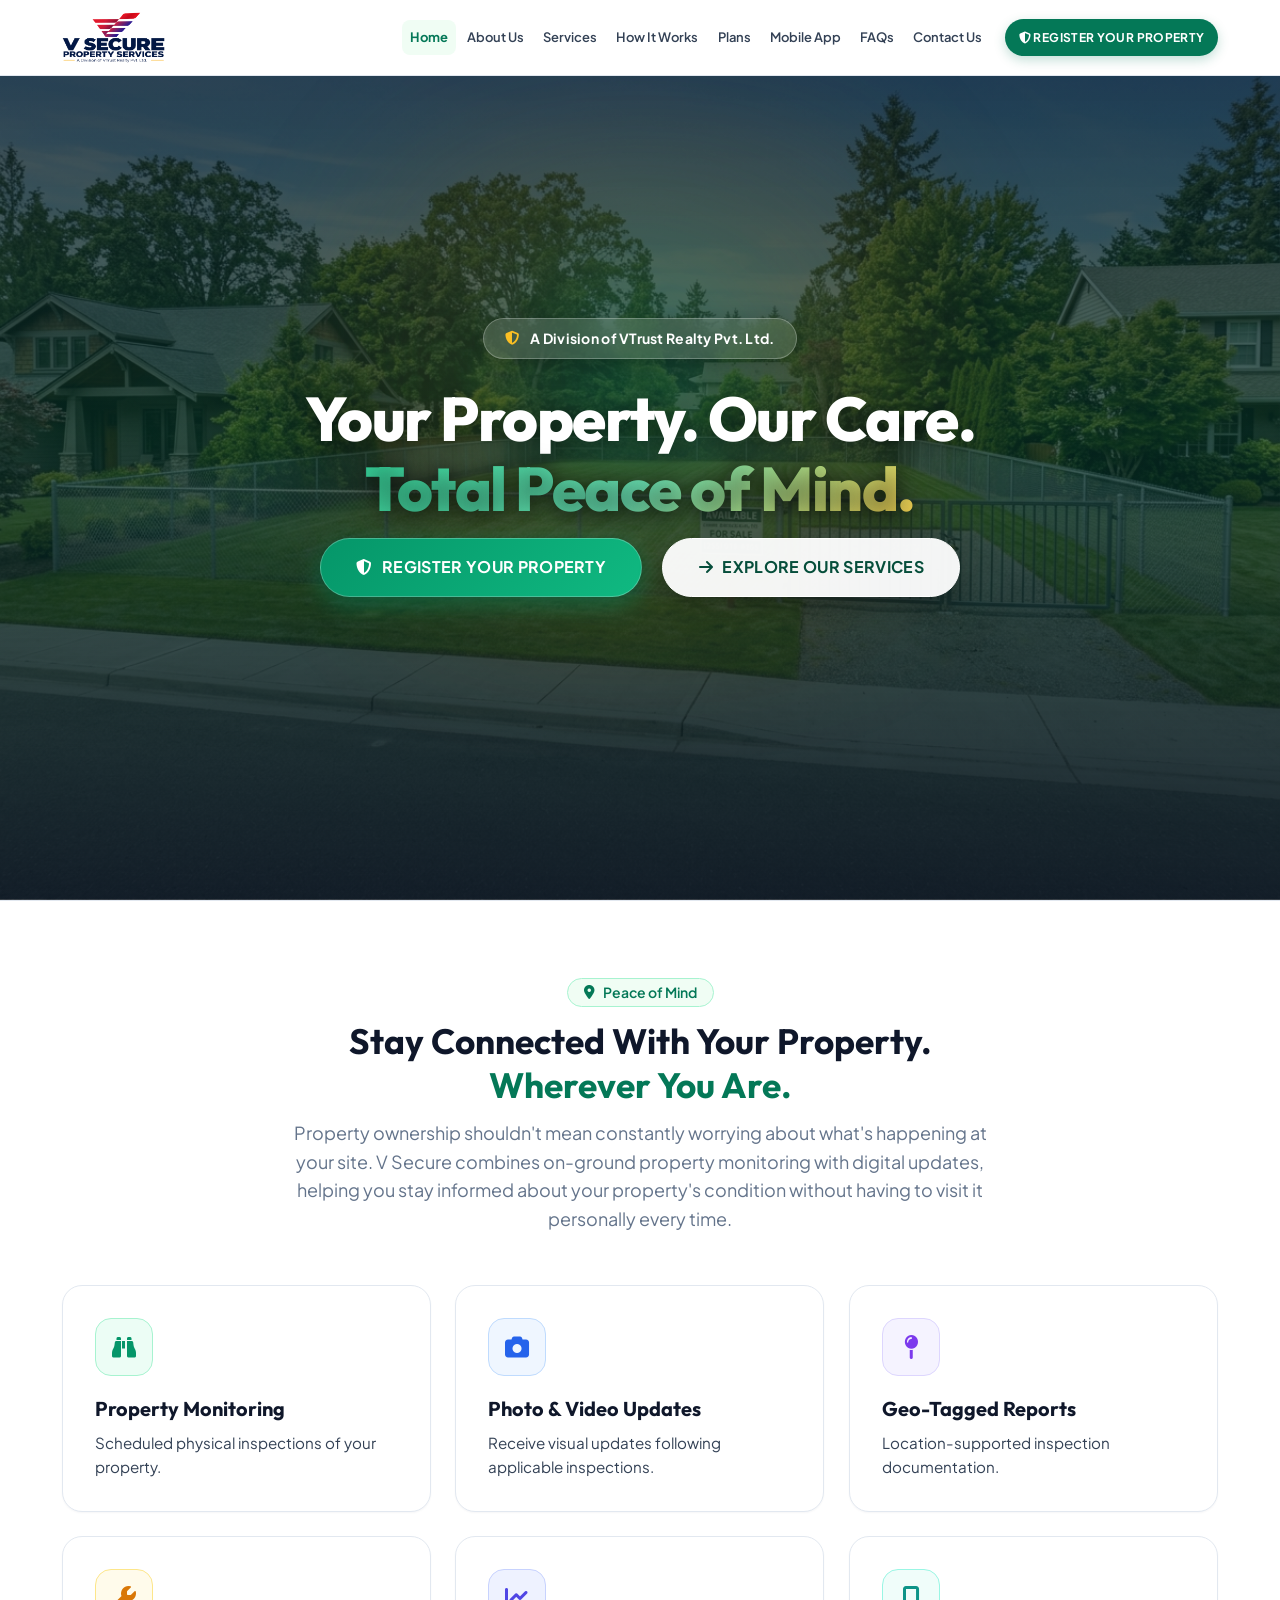
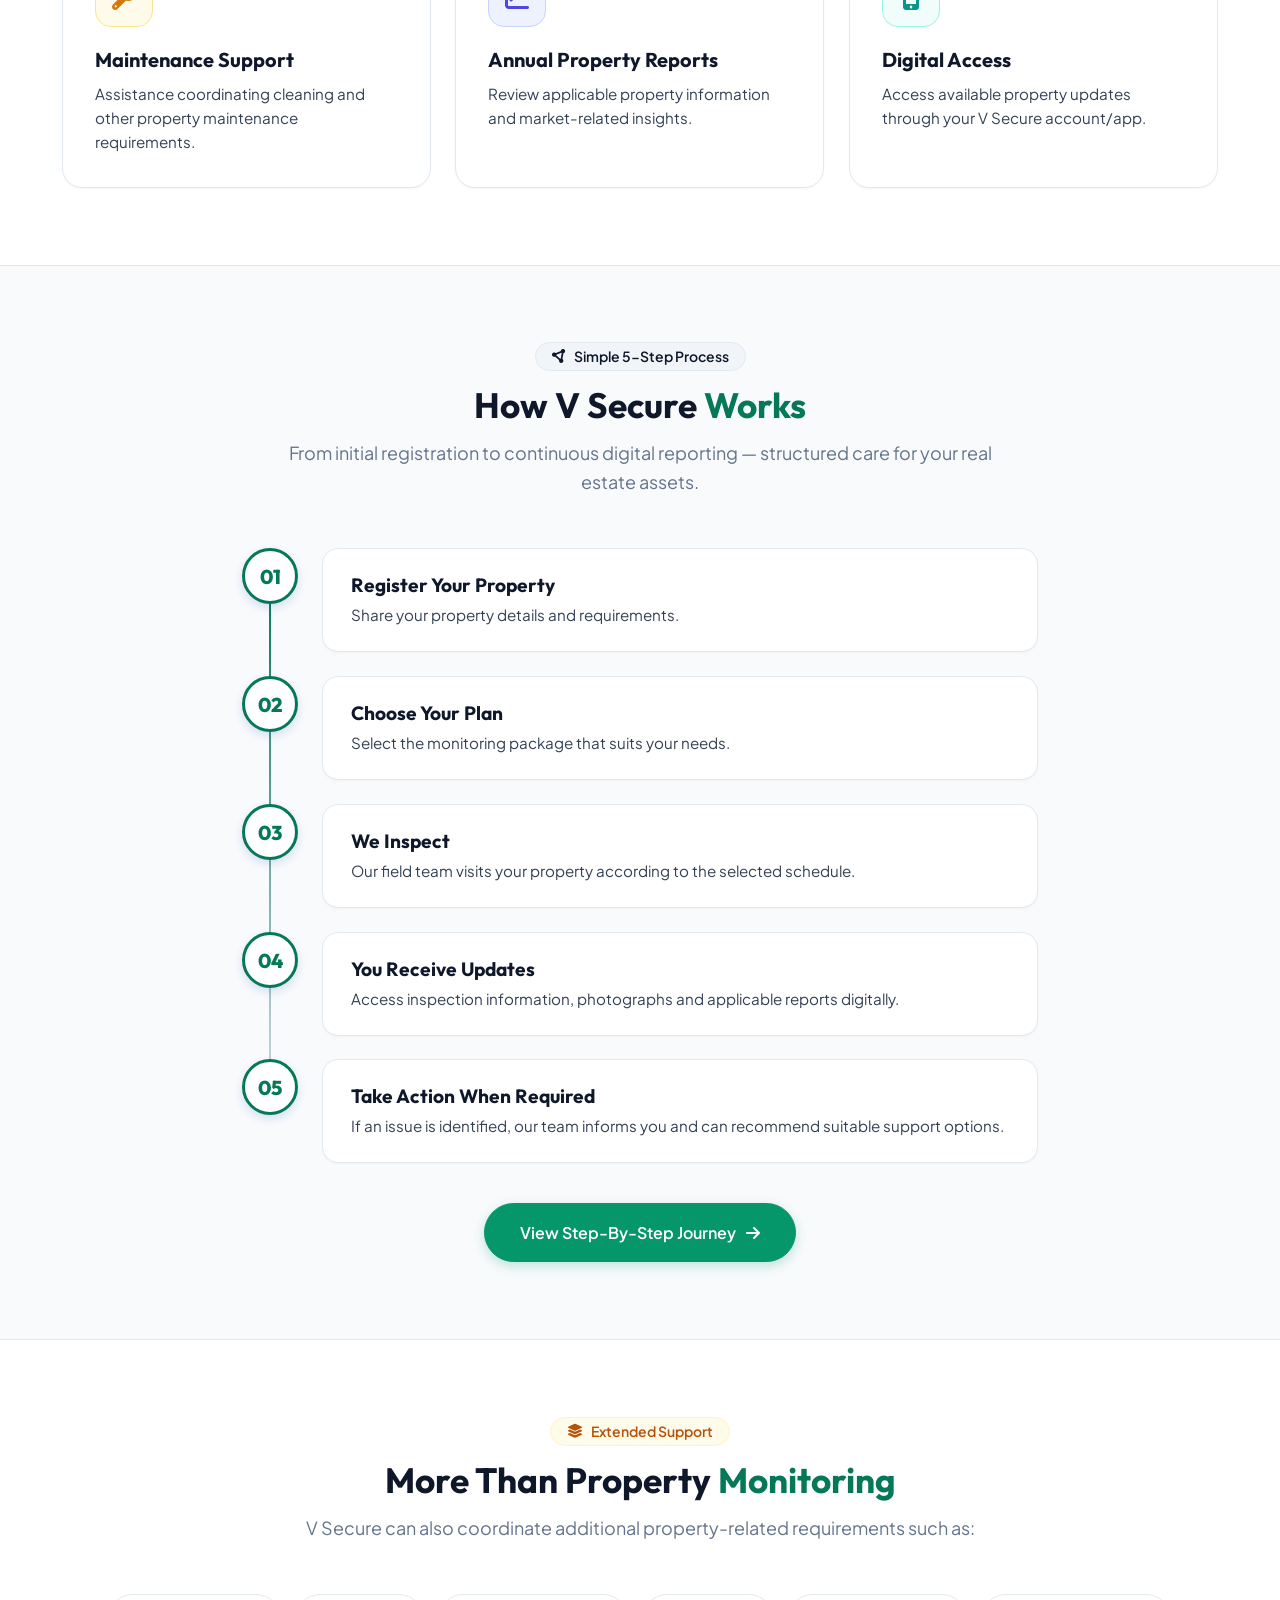
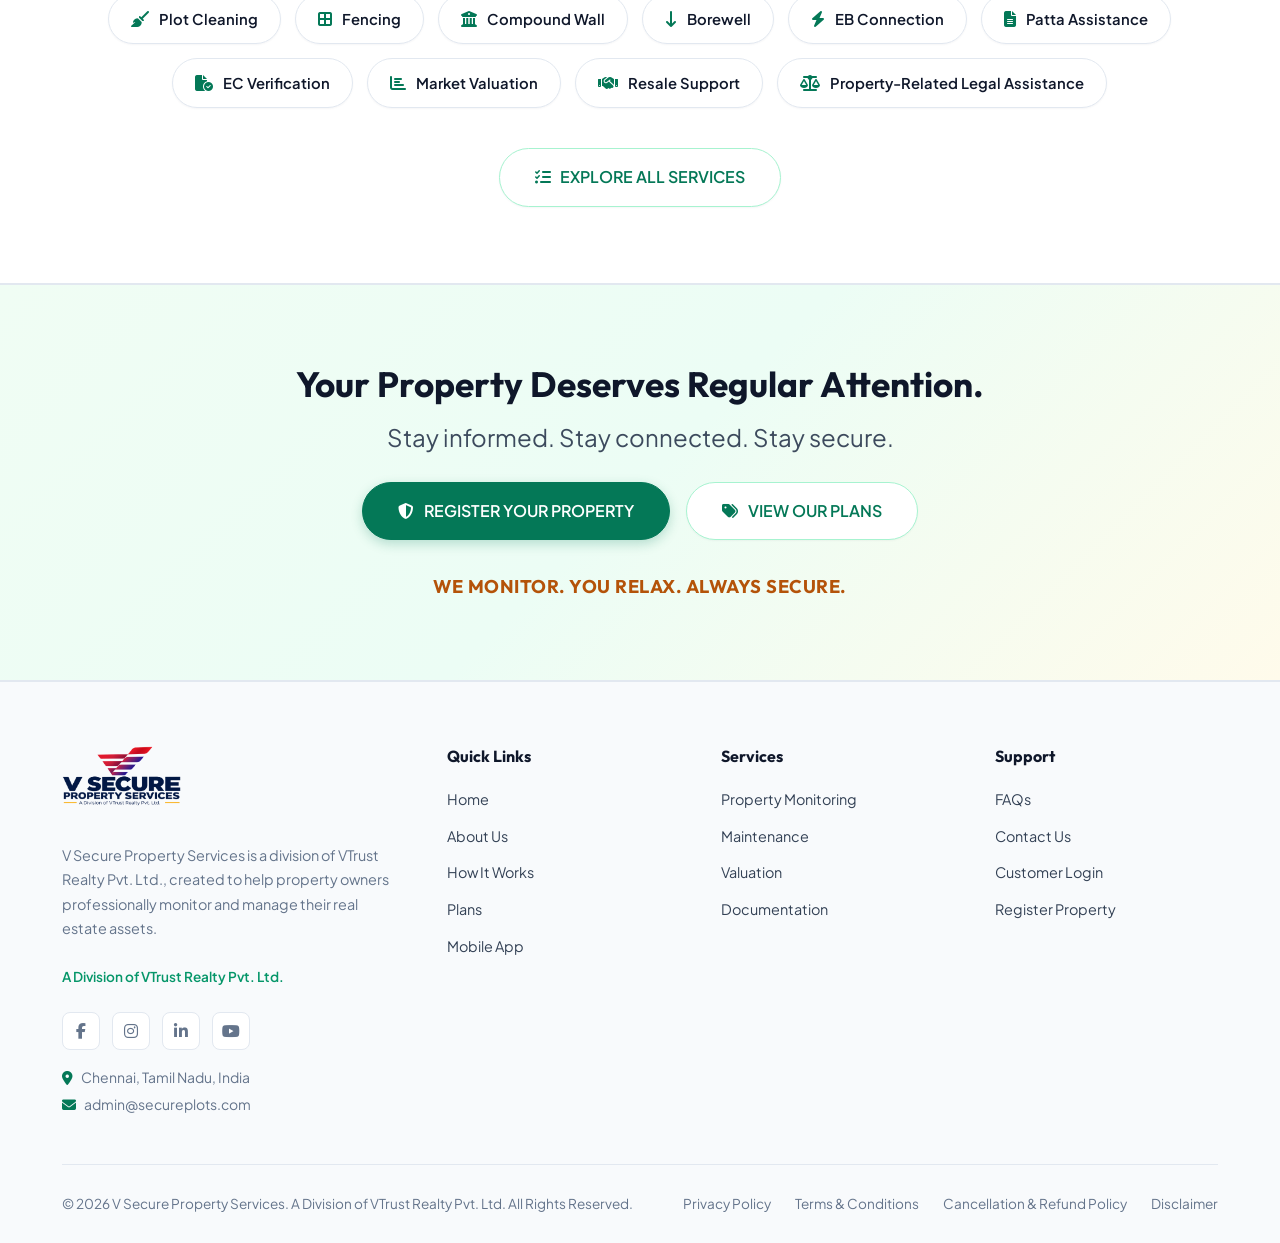
<file: index.html>
<!DOCTYPE html>
<html lang="en">

<head>
  <meta charset="UTF-8">
  <meta name="viewport" content="width=device-width, initial-scale=1.0">
  <title>V Secure Property Services — Your Property. Our Care. Total Peace of Mind.</title>
  <meta name="description"
    content="V Secure Property Services, a division of VTrust Realty Pvt. Ltd. Professional property monitoring, geo-tagged inspections, maintenance coordination and asset management.">
  <!-- Favicon & App Icons -->
  <link rel="icon" type="image/x-icon" href="favicon.ico">
  <link rel="icon" type="image/png" sizes="32x32" href="images/favicon-32x32.png">
  <link rel="icon" type="image/png" sizes="16x16" href="images/favicon-16x16.png">
  <link rel="apple-touch-icon" sizes="180x180" href="images/apple-touch-icon.png">
  <meta property="og:image" content="images/v_secure_logo.png">
  <link rel="stylesheet" href="css/style.css">
  <link rel="stylesheet" href="https://cdnjs.cloudflare.com/ajax/libs/font-awesome/6.5.1/css/all.min.css">
</head>

<body>

  <!-- ========== HEADER ========== -->
  <header class="header" id="header">
    <div class="header__inner">
      <a href="index.html" class="header__logo" aria-label="V Secure Property Services Home">
        <img src="images/v_secure_logo.png" alt="V Secure Property Services" class="header__logo-img">
      </a>

      <div class="header__actions">
        <a href="contact.html#register" class="header__mobile-cta"><i class="fa-solid fa-shield-halved"></i>
          Register</a>
        <button class="nav-toggle" aria-label="Toggle navigation">
          <span class="nav-toggle__bar"></span>
          <span class="nav-toggle__bar"></span>
          <span class="nav-toggle__bar"></span>
        </button>
      </div>

      <nav class="header__nav" id="nav">
        <div class="nav__drawer-header">
          <a href="index.html" class="nav__drawer-brand" aria-label="V Secure Property Services Home">
            <img src="images/v_secure_logo.png" alt="V Secure Property Services" class="nav__drawer-logo-img">
          </a>
        </div>

        <ul class="nav__list">
          <li><a href="index.html" class="nav__link nav__link--active"><i class="fa-solid fa-house"></i> Home</a></li>
          <li><a href="about.html" class="nav__link"><i class="fa-solid fa-circle-info"></i> About Us</a></li>
          <li><a href="services.html" class="nav__link"><i class="fa-solid fa-shield-halved"></i> Services</a></li>
          <li><a href="how-it-works.html" class="nav__link"><i class="fa-solid fa-route"></i> How It Works</a></li>
          <li><a href="plans.html" class="nav__link"><i class="fa-solid fa-tags"></i> Plans</a></li>
          <li><a href="app.html" class="nav__link"><i class="fa-solid fa-mobile-screen-button"></i> Mobile App</a></li>
          <li><a href="faq.html" class="nav__link"><i class="fa-solid fa-circle-question"></i> FAQs</a></li>
          <li><a href="contact.html" class="nav__link"><i class="fa-solid fa-envelope"></i> Contact Us</a></li>
        </ul>
        <a href="contact.html#register" class="nav__cta"><i class="fa-solid fa-shield-halved"></i> REGISTER YOUR
          PROPERTY</a>

        <div class="nav__drawer-footer">
          <a href="tel:+919840012345" class="nav__drawer-phone">
            <i class="fa-solid fa-phone"></i>
            <span>+91 98400 12345</span>
          </a>
          <div class="nav__drawer-division">A Division of VTrust Realty Pvt. Ltd.</div>
        </div>
      </nav>
    </div>
  </header>

  <!-- ========== PAGE 1 — HOME: HERO SECTION ========== -->
  <section class="hero" id="hero">
    <!-- Atmospheric Ambient Glow -->
    <div class="hero__ambient" aria-hidden="true"></div>

    <div class="container">
      <div class="hero__content">
        <!-- Badge -->
        <div class="hero__badge animate-fade-up anim-delay-1">
          <i class="fa-solid fa-shield-halved"></i>
          <span>A Division of VTrust Realty Pvt. Ltd.</span>
        </div>

        <!-- Title -->
        <h1 class="hero__title animate-fade-up anim-delay-2">
          <span class="hero__title-line">Your Property. Our Care.</span><br>
          <span class="text-gradient">Total Peace of Mind.</span>
        </h1>
        <!-- 
        
        <p class="hero__subtitle animate-fade-up anim-delay-3">
          Professional Property Monitoring &amp; Asset Management
        </p>

        
        <div class="hero__description animate-fade-up anim-delay-3">
          <p class="hero__lead-q">
            Own a property but don't have the time to visit it regularly?
          </p>
          <p>
            V Secure Property Services helps you stay connected with your property through professional inspections, geo-tagged updates, property maintenance support, digital reporting, and property-related assistance.
          </p>
          <p>
            Whether you're living in another city or simply unable to visit your property frequently, V Secure gives you greater visibility and convenience.
          </p> -->

      </div>

      <!-- CTA Buttons -->
      <div class="hero__actions animate-fade-up anim-delay-4">
        <a href="contact.html#register" class="btn btn--primary btn--lg">
          <i class="fa-solid fa-shield-halved"></i> REGISTER YOUR PROPERTY
        </a>
        <a href="services.html" class="btn btn--secondary btn--lg">
          <i class="fa-solid fa-arrow-right"></i> EXPLORE OUR SERVICES
        </a>
      </div>


    </div>
    </div>
  </section>

  <!-- ========== STAY CONNECTED & KEY BENEFITS ========== -->
  <section class="section section--alt">
    <div class="container">
      <div class="section-header">
        <span class="badge badge--blue"><i class="fa-solid fa-location-dot"></i> Peace of Mind</span>
        <h2>Stay Connected With Your Property. <span class="text-primary">Wherever You Are.</span></h2>
        <p>Property ownership shouldn't mean constantly worrying about what's happening at your site. V Secure combines
          on-ground property monitoring with digital updates, helping you stay informed about your property's condition
          without having to visit it personally every time.</p>
      </div>

      <div class="benefits-grid">
        <div class="benefit-card">
          <div class="benefit-card__icon icon-emerald"><i class="fa-solid fa-binoculars"></i></div>
          <h3>Property Monitoring</h3>
          <p>Scheduled physical inspections of your property.</p>
        </div>

        <div class="benefit-card">
          <div class="benefit-card__icon icon-blue"><i class="fa-solid fa-camera"></i></div>
          <h3>Photo &amp; Video Updates</h3>
          <p>Receive visual updates following applicable inspections.</p>
        </div>

        <div class="benefit-card">
          <div class="benefit-card__icon icon-purple"><i class="fa-solid fa-map-pin"></i></div>
          <h3>Geo-Tagged Reports</h3>
          <p>Location-supported inspection documentation.</p>
        </div>

        <div class="benefit-card">
          <div class="benefit-card__icon icon-amber"><i class="fa-solid fa-wrench"></i></div>
          <h3>Maintenance Support</h3>
          <p>Assistance coordinating cleaning and other property maintenance requirements.</p>
        </div>

        <div class="benefit-card">
          <div class="benefit-card__icon icon-indigo"><i class="fa-solid fa-chart-line"></i></div>
          <h3>Annual Property Reports</h3>
          <p>Review applicable property information and market-related insights.</p>
        </div>

        <div class="benefit-card">
          <div class="benefit-card__icon icon-teal"><i class="fa-solid fa-mobile-screen-button"></i></div>
          <h3>Digital Access</h3>
          <p>Access available property updates through your V Secure account/app.</p>
        </div>
      </div>
    </div>
  </section>

  <!-- ========== HOW V SECURE WORKS ========== -->
  <section class="section">
    <div class="container container--narrow">
      <div class="section-header">
        <span class="badge badge--dark"><i class="fa-solid fa-circle-nodes"></i> Simple 5-Step Process</span>
        <h2>How V Secure <span class="text-primary">Works</span></h2>
        <p>From initial registration to continuous digital reporting — structured care for your real estate assets.</p>
      </div>

      <div class="steps">
        <div class="steps__line"></div>

        <div class="step">
          <div class="step__marker">01</div>
          <div class="step__content">
            <h3>Register Your Property</h3>
            <p>Share your property details and requirements.</p>
          </div>
        </div>

        <div class="step">
          <div class="step__marker">02</div>
          <div class="step__content">
            <h3>Choose Your Plan</h3>
            <p>Select the monitoring package that suits your needs.</p>
          </div>
        </div>

        <div class="step">
          <div class="step__marker">03</div>
          <div class="step__content">
            <h3>We Inspect</h3>
            <p>Our field team visits your property according to the selected schedule.</p>
          </div>
        </div>

        <div class="step">
          <div class="step__marker">04</div>
          <div class="step__content">
            <h3>You Receive Updates</h3>
            <p>Access inspection information, photographs and applicable reports digitally.</p>
          </div>
        </div>

        <div class="step">
          <div class="step__marker">05</div>
          <div class="step__content">
            <h3>Take Action When Required</h3>
            <p>If an issue is identified, our team informs you and can recommend suitable support options.</p>
          </div>
        </div>
      </div>

      <div style="text-align: center; margin-top: 2.5rem;">
        <a href="how-it-works.html" class="btn btn--blue btn--lg">
          View Step-By-Step Journey <i class="fa-solid fa-arrow-right"></i>
        </a>
      </div>
    </div>
  </section>

  <!-- ========== MORE THAN PROPERTY MONITORING ========== -->
  <section class="section section--alt">
    <div class="container">
      <div class="section-header">
        <span class="badge badge--gold"><i class="fa-solid fa-layer-group"></i> Extended Support</span>
        <h2>More Than Property <span class="text-primary">Monitoring</span></h2>
        <p>V Secure can also coordinate additional property-related requirements such as:</p>
      </div>

      <div class="additional-services">
        <span class="additional-services__item"><i class="fa-solid fa-broom"></i> Plot Cleaning</span>
        <span class="additional-services__item"><i class="fa-solid fa-border-all"></i> Fencing</span>
        <span class="additional-services__item"><i class="fa-solid fa-building-columns"></i> Compound Wall</span>
        <span class="additional-services__item"><i class="fa-solid fa-arrow-down-long"></i> Borewell</span>
        <span class="additional-services__item"><i class="fa-solid fa-bolt"></i> EB Connection</span>
        <span class="additional-services__item"><i class="fa-solid fa-file-lines"></i> Patta Assistance</span>
        <span class="additional-services__item"><i class="fa-solid fa-file-circle-check"></i> EC Verification</span>
        <span class="additional-services__item"><i class="fa-solid fa-chart-bar"></i> Market Valuation</span>
        <span class="additional-services__item"><i class="fa-solid fa-handshake"></i> Resale Support</span>
        <span class="additional-services__item"><i class="fa-solid fa-scale-balanced"></i> Property-Related Legal
          Assistance</span>
      </div>

      <div style="text-align: center; margin-top: 2.5rem;">
        <a href="services.html" class="btn btn--secondary btn--lg">
          <i class="fa-solid fa-list-check"></i> EXPLORE ALL SERVICES
        </a>
      </div>
    </div>
  </section>

  <!-- ========== MOBILE APP SECTION ==========
  <section class="section section--subtle">
    <div class="container">
      <div class="app-section">
        <div class="app-section__image">
          <img src="images/app-mockup.jpg" alt="V Secure Mobile App Dashboard">
        </div>
        <div>
          <span class="badge badge--blue" style="margin-bottom: 0.75rem;"><i class="fa-solid fa-mobile-screen-button"></i> Mobile App</span>
          <h2 style="font-size: var(--fs-h2); color: var(--clr-text-title); margin-bottom: 0.75rem;">
            Your Property. <span class="text-primary">In Your Pocket.</span>
          </h2>
          <p style="font-size: var(--fs-body-lg); color: var(--clr-text-body); margin-bottom: 1.5rem; line-height: 1.7;">
            V Secure brings applicable property updates into a convenient digital experience. Instead of depending entirely on phone calls or physical visits, customers can access available property updates through their V Secure account/app.
          </p>

          <div class="app-features">
            <div class="app-feature">
              <div class="app-feature__icon icon-blue"><i class="fa-solid fa-clipboard-check"></i></div>
              <div>
                <h4>Inspection Updates</h4>
                <p>View available updates from property inspections.</p>
              </div>
            </div>

            <div class="app-feature">
              <div class="app-feature__icon icon-emerald"><i class="fa-solid fa-map-pin"></i></div>
              <div>
                <h4>Geo-Tagged Photographs</h4>
                <p>Access applicable location-supported photographs.</p>
              </div>
            </div>

            <div class="app-feature">
              <div class="app-feature__icon icon-purple"><i class="fa-solid fa-folder-open"></i></div>
              <div>
                <h4>Property Records</h4>
                <p>Keep relevant property information organised digitally.</p>
              </div>
            </div>

            <div class="app-feature">
              <div class="app-feature__icon icon-amber"><i class="fa-solid fa-clock-rotate-left"></i></div>
              <div>
                <h4>Inspection History</h4>
                <p>Review available previous property updates.</p>
              </div>
            </div>
          </div>

          <div class="btn-group" style="margin-top: 2rem;">
            <a href="app.html" class="btn btn--primary">
              <i class="fa-solid fa-mobile-screen-button"></i> Explore Mobile App
            </a>
            <a href="contact.html#register" class="btn btn--secondary">
              <i class="fa-solid fa-shield-halved"></i> REGISTER YOUR PROPERTY
            </a>
          </div>
        </div>
      </div>
    </div>
  </section> -->

  <!-- ========== CLOSING CTA ========== -->
  <section class="cta-section">
    <div class="container">
      <h2>Your Property Deserves Regular Attention.</h2>
      <p style="font-size: var(--fs-h3); margin-bottom: 1.5rem; opacity: 0.95;">
        Stay informed. Stay connected. Stay secure.
      </p>
      <div class="btn-group">
        <a href="contact.html#register" class="btn btn--primary btn--lg">
          <i class="fa-solid fa-shield-halved"></i> REGISTER YOUR PROPERTY
        </a>
        <a href="plans.html" class="btn btn--secondary btn--lg">
          <i class="fa-solid fa-tags"></i> VIEW OUR PLANS
        </a>
      </div>
      <div class="cta-tagline" style="margin-top: 2rem; font-size: 1.15rem; font-weight: 700; letter-spacing: 0.5px;">
        We Monitor. You Relax. Always Secure.
      </div>
    </div>
  </section>

  <!-- ========== RECOMMENDED FOOTER ========== -->
  <footer class="footer">
    <div class="container">
      <div class="footer__grid">
        <!-- Col 1: V Secure -->
        <div class="footer__brand">
          <a href="index.html" class="footer__logo" aria-label="V Secure Property Services Home">
            <img src="images/v_secure_logo.png" alt="V Secure Property Services" class="footer__logo-img">
          </a>
          <p>
            V Secure Property Services is a division of VTrust Realty Pvt. Ltd., created to help property owners
            professionally monitor and manage their real estate assets.
          </p>
          <p style="font-size: 0.85rem; color: var(--clr-primary-light); font-weight: 600; margin-top: 0.5rem;">
            A Division of VTrust Realty Pvt. Ltd.
          </p>
          <div class="footer__social">
            <a href="#" aria-label="Facebook"><i class="fa-brands fa-facebook-f"></i></a>
            <a href="#" aria-label="Instagram"><i class="fa-brands fa-instagram"></i></a>
            <a href="#" aria-label="LinkedIn"><i class="fa-brands fa-linkedin-in"></i></a>
            <a href="#" aria-label="YouTube"><i class="fa-brands fa-youtube"></i></a>
          </div>
          <div style="margin-top: 1rem; font-size: 0.875rem; color: var(--clr-text-muted);">
            <div><i class="fa-solid fa-location-dot" style="color:var(--clr-primary); margin-right:6px;"></i> Chennai,
              Tamil Nadu, India</div>
            <div style="margin-top: 4px;"><i class="fa-solid fa-envelope"
                style="color:var(--clr-primary); margin-right:6px;"></i> admin@secureplots.com</div>
          </div>
        </div>

        <!-- Col 2: Quick Links -->
        <div class="footer__col">
          <h4>Quick Links</h4>
          <ul>
            <li><a href="index.html">Home</a></li>
            <li><a href="about.html">About Us</a></li>
            <li><a href="how-it-works.html">How It Works</a></li>
            <li><a href="plans.html">Plans</a></li>
            <li><a href="app.html">Mobile App</a></li>
          </ul>
        </div>

        <!-- Col 3: Services -->
        <div class="footer__col">
          <h4>Services</h4>
          <ul>
            <li><a href="services.html#monitoring">Property Monitoring</a></li>
            <li><a href="services.html#maintenance">Maintenance</a></li>
            <li><a href="services.html#valuation">Valuation</a></li>
            <li><a href="services.html#documentation">Documentation</a></li>
          </ul>
        </div>

        <!-- Col 4: Support -->
        <div class="footer__col">
          <h4>Support</h4>
          <ul>
            <li><a href="faq.html">FAQs</a></li>
            <li><a href="contact.html">Contact Us</a></li>
            <li><a href="app.html">Customer Login</a></li>
            <li><a href="contact.html#register">Register Property</a></li>
          </ul>
        </div>
      </div>

      <div class="footer__bottom">
        <p>&copy; 2026 V Secure Property Services. A Division of VTrust Realty Pvt. Ltd. All Rights Reserved.</p>
        <div class="footer__policies">
          <a href="#">Privacy Policy</a>
          <a href="#">Terms &amp; Conditions</a>
          <a href="#">Cancellation &amp; Refund Policy</a>
          <a href="#">Disclaimer</a>
        </div>
      </div>
    </div>
  </footer>

  <script src="js/main.js"></script>
</body>

</html>
</file>
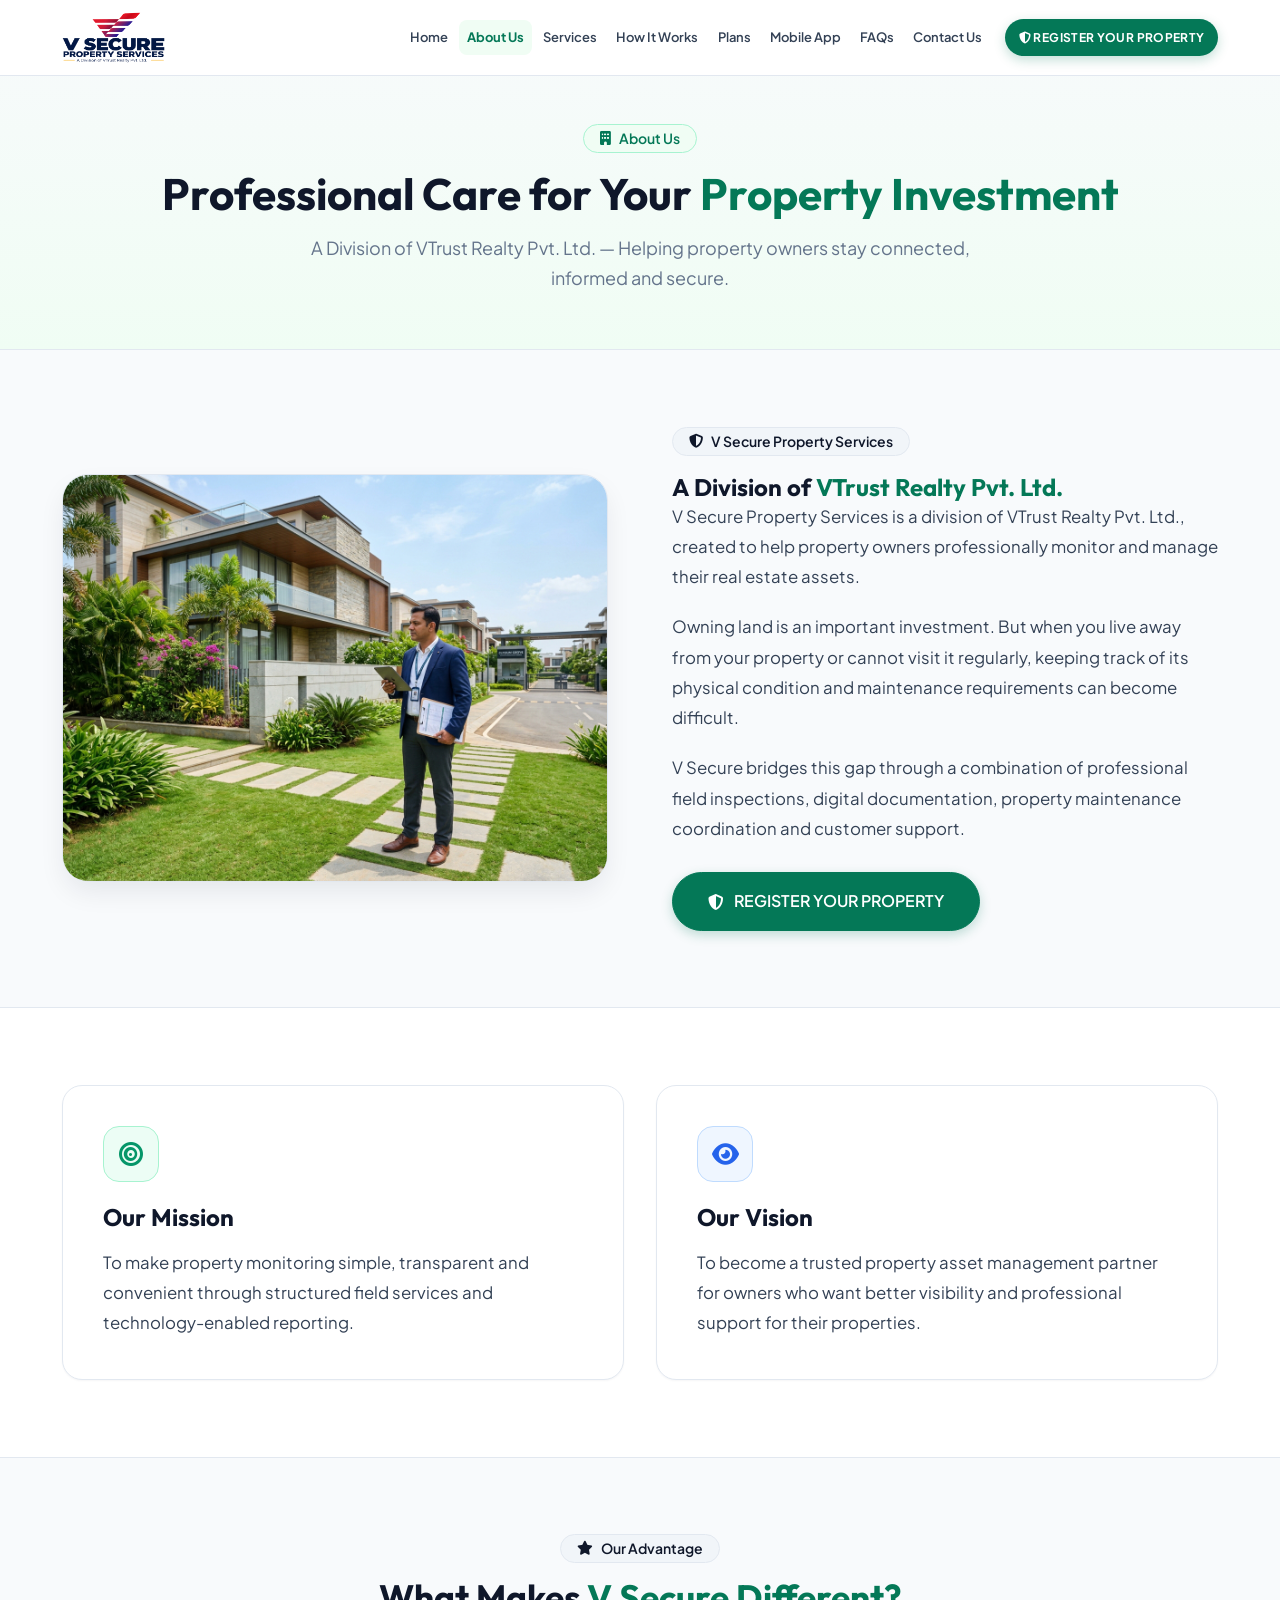
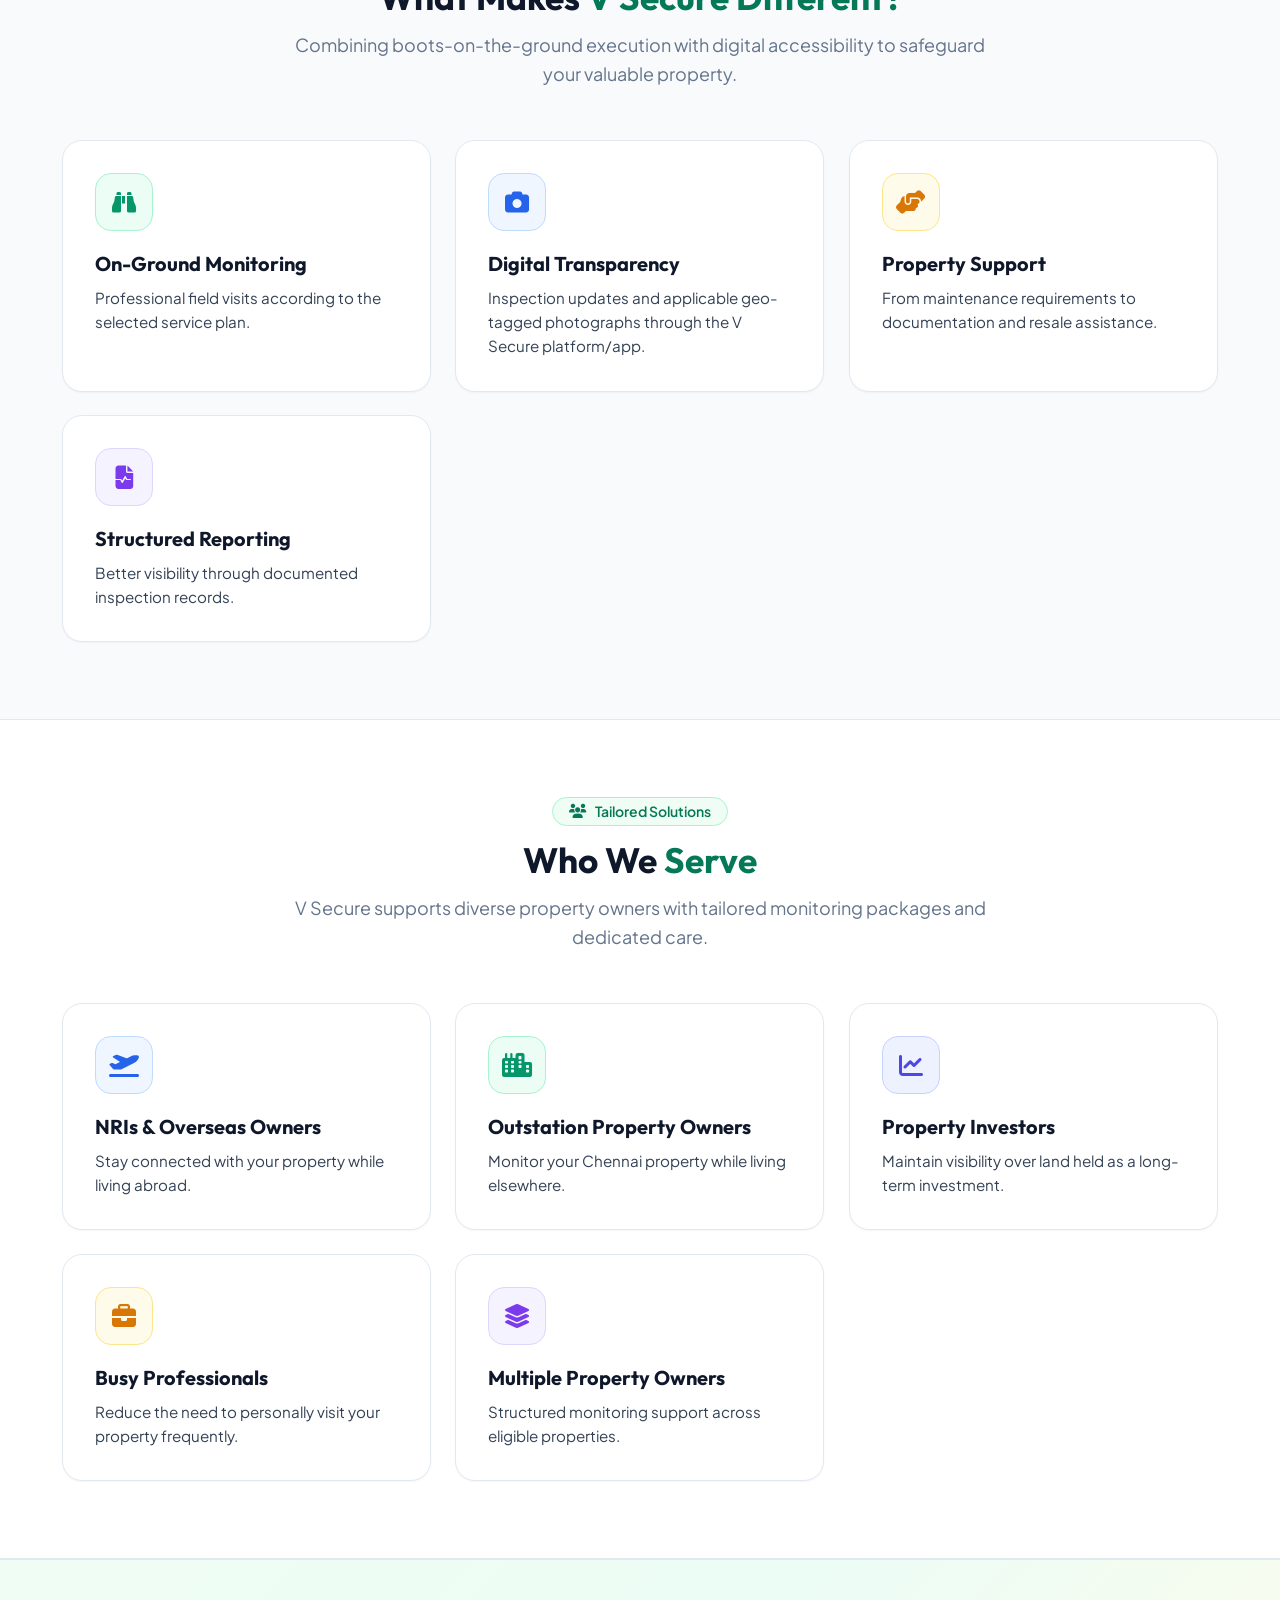
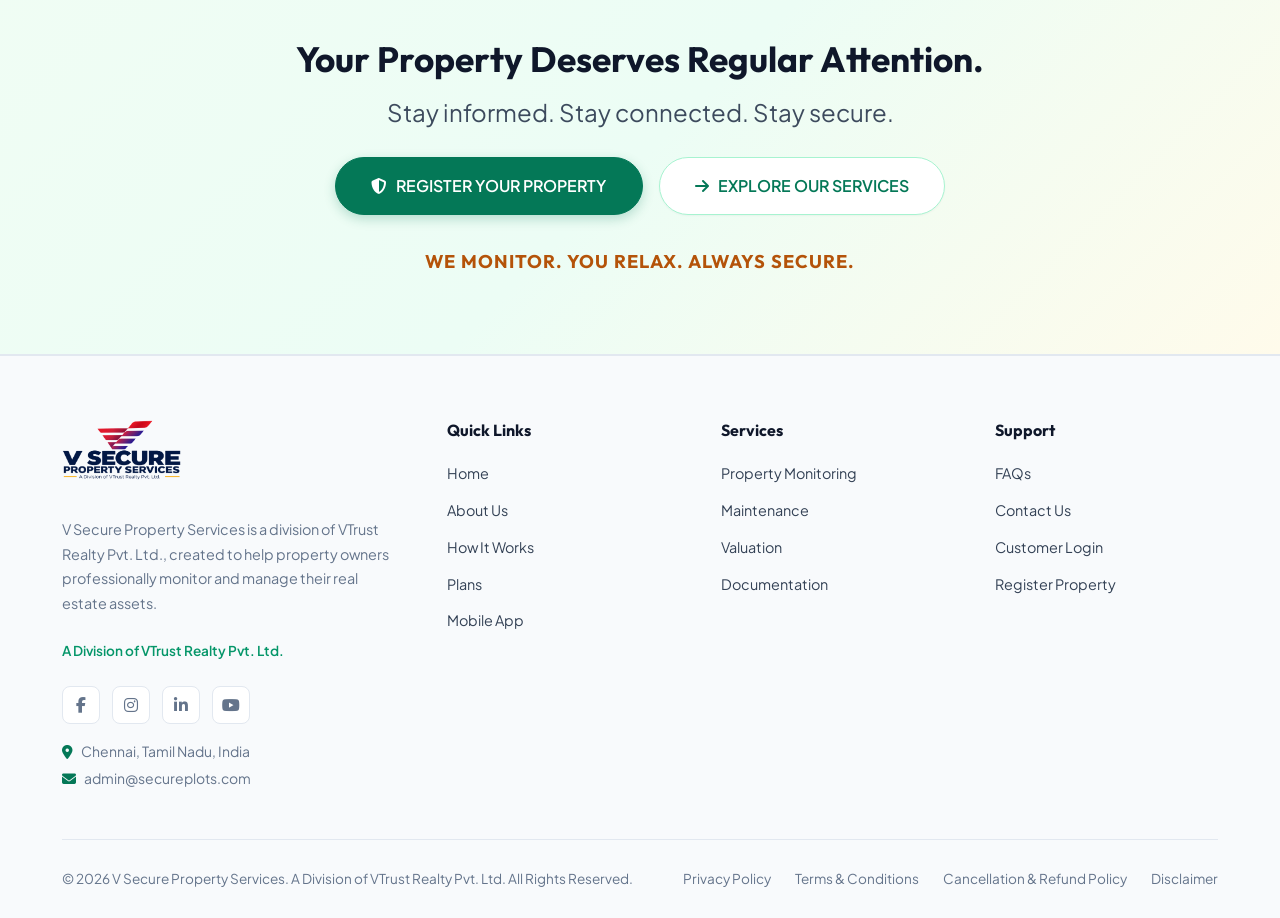
<file: about.html>
<!DOCTYPE html>
<html lang="en">
<head>
  <meta charset="UTF-8">
  <meta name="viewport" content="width=device-width, initial-scale=1.0">
  <title>About Us — V Secure Property Services</title>
  <meta name="description" content="V Secure Property Services is a division of VTrust Realty Pvt. Ltd., created to help property owners professionally monitor and manage their real estate assets.">
  <!-- Favicon & App Icons -->
  <link rel="icon" type="image/x-icon" href="favicon.ico">
  <link rel="icon" type="image/png" sizes="32x32" href="images/favicon-32x32.png">
  <link rel="icon" type="image/png" sizes="16x16" href="images/favicon-16x16.png">
  <link rel="apple-touch-icon" sizes="180x180" href="images/apple-touch-icon.png">
  <meta property="og:image" content="images/v_secure_logo.png">
  <link rel="stylesheet" href="css/style.css">
  <link rel="stylesheet" href="https://cdnjs.cloudflare.com/ajax/libs/font-awesome/6.5.1/css/all.min.css">
</head>
<body>

  <!-- ========== HEADER ========== -->
  <header class="header" id="header">
    <div class="header__inner">
      <a href="index.html" class="header__logo" aria-label="V Secure Property Services Home">
        <img src="images/v_secure_logo.png" alt="V Secure Property Services" class="header__logo-img">
      </a>

      <div class="header__actions">
        <a href="contact.html#register" class="header__mobile-cta"><i class="fa-solid fa-shield-halved"></i> Register</a>
        <button class="nav-toggle" aria-label="Toggle navigation">
          <span class="nav-toggle__bar"></span>
          <span class="nav-toggle__bar"></span>
          <span class="nav-toggle__bar"></span>
        </button>
      </div>

      <nav class="header__nav" id="nav">
        <div class="nav__drawer-header">
          <a href="index.html" class="nav__drawer-brand" aria-label="V Secure Property Services Home">
            <img src="images/v_secure_logo.png" alt="V Secure Property Services" class="nav__drawer-logo-img">
          </a>
        </div>

        <ul class="nav__list">
          <li><a href="index.html" class="nav__link"><i class="fa-solid fa-house"></i> Home</a></li>
          <li><a href="about.html" class="nav__link nav__link--active"><i class="fa-solid fa-circle-info"></i> About Us</a></li>
          <li><a href="services.html" class="nav__link"><i class="fa-solid fa-shield-halved"></i> Services</a></li>
          <li><a href="how-it-works.html" class="nav__link"><i class="fa-solid fa-route"></i> How It Works</a></li>
          <li><a href="plans.html" class="nav__link"><i class="fa-solid fa-tags"></i> Plans</a></li>
          <li><a href="app.html" class="nav__link"><i class="fa-solid fa-mobile-screen-button"></i> Mobile App</a></li>
          <li><a href="faq.html" class="nav__link"><i class="fa-solid fa-circle-question"></i> FAQs</a></li>
          <li><a href="contact.html" class="nav__link"><i class="fa-solid fa-envelope"></i> Contact Us</a></li>
        </ul>
        <a href="contact.html#register" class="nav__cta"><i class="fa-solid fa-shield-halved"></i> REGISTER YOUR PROPERTY</a>

        <div class="nav__drawer-footer">
          <a href="tel:+919840012345" class="nav__drawer-phone">
            <i class="fa-solid fa-phone"></i>
            <span>+91 98400 12345</span>
          </a>
          <div class="nav__drawer-division">A Division of VTrust Realty Pvt. Ltd.</div>
        </div>
      </nav>
    </div>
  </header>

  <!-- ========== PAGE 2 — ABOUT US: HERO SECTION ========== -->
  <section class="page-hero">
    <div class="container">
      <span class="badge badge--blue"><i class="fa-solid fa-building"></i> About Us</span>
      <h1>Professional Care for Your <span class="text-primary">Property Investment</span></h1>
      <p>A Division of VTrust Realty Pvt. Ltd. — Helping property owners stay connected, informed and secure.</p>
    </div>
  </section>

  <!-- ========== ABOUT INTRO ========== -->
  <section class="section">
    <div class="container">
      <div class="about-split">
        <div class="about-split__image">
          <img src="images/about-property-manager.jpg" alt="V Secure Property Services Professional Management and Site Inspection">
        </div>
        <div class="about-split__content">
          <span class="badge badge--dark" style="margin-bottom:1rem;"><i class="fa-solid fa-shield-halved"></i> V Secure Property Services</span>
          <h2>A Division of <span class="text-primary">VTrust Realty Pvt. Ltd.</span></h2>
          <p style="font-size: 1.05rem; line-height: 1.8; color: var(--clr-text-body); margin-bottom: 1.25rem;">
            V Secure Property Services is a division of VTrust Realty Pvt. Ltd., created to help property owners professionally monitor and manage their real estate assets.
          </p>
          <p style="font-size: 1.05rem; line-height: 1.8; color: var(--clr-text-body); margin-bottom: 1.25rem;">
            Owning land is an important investment. But when you live away from your property or cannot visit it regularly, keeping track of its physical condition and maintenance requirements can become difficult.
          </p>
          <p style="font-size: 1.05rem; line-height: 1.8; color: var(--clr-text-body); margin-bottom: 1.75rem;">
            V Secure bridges this gap through a combination of professional field inspections, digital documentation, property maintenance coordination and customer support.
          </p>
          <div>
            <a href="contact.html#register" class="btn btn--primary btn--lg">
              <i class="fa-solid fa-shield-halved"></i> REGISTER YOUR PROPERTY
            </a>
          </div>
        </div>
      </div>
    </div>
  </section>

  <!-- ========== MISSION & VISION ========== -->
  <section class="section section--alt">
    <div class="container">
      <div class="about-cards-grid" style="display: grid; grid-template-columns: repeat(auto-fit, minmax(320px, 1fr)); gap: 2rem;">
        <!-- Mission -->
        <div class="benefit-card" style="padding: 2.5rem; border: 1px solid var(--clr-border);">
          <div class="benefit-card__icon icon-emerald" style="width: 56px; height: 56px; font-size: 1.5rem; margin-bottom: 1.25rem;">
            <i class="fa-solid fa-bullseye"></i>
          </div>
          <h2 style="font-size: 1.5rem; margin-bottom: 1rem; color: var(--clr-text-title);">Our Mission</h2>
          <p style="font-size: 1.05rem; line-height: 1.8; color: var(--clr-text-body);">
            To make property monitoring simple, transparent and convenient through structured field services and technology-enabled reporting.
          </p>
        </div>

        <!-- Vision -->
        <div class="benefit-card" style="padding: 2.5rem; border: 1px solid var(--clr-border);">
          <div class="benefit-card__icon icon-blue" style="width: 56px; height: 56px; font-size: 1.5rem; margin-bottom: 1.25rem;">
            <i class="fa-solid fa-eye"></i>
          </div>
          <h2 style="font-size: 1.5rem; margin-bottom: 1rem; color: var(--clr-text-title);">Our Vision</h2>
          <p style="font-size: 1.05rem; line-height: 1.8; color: var(--clr-text-body);">
            To become a trusted property asset management partner for owners who want better visibility and professional support for their properties.
          </p>
        </div>
      </div>
    </div>
  </section>

  <!-- ========== WHAT MAKES V SECURE DIFFERENT ========== -->
  <section class="section">
    <div class="container">
      <div class="section-header">
        <span class="badge badge--dark"><i class="fa-solid fa-star"></i> Our Advantage</span>
        <h2>What Makes <span class="text-primary">V Secure Different?</span></h2>
        <p>Combining boots-on-the-ground execution with digital accessibility to safeguard your valuable property.</p>
      </div>

      <div class="benefits-grid">
        <div class="benefit-card">
          <div class="benefit-card__icon icon-emerald"><i class="fa-solid fa-binoculars"></i></div>
          <h3>On-Ground Monitoring</h3>
          <p>Professional field visits according to the selected service plan.</p>
        </div>

        <div class="benefit-card">
          <div class="benefit-card__icon icon-blue"><i class="fa-solid fa-camera"></i></div>
          <h3>Digital Transparency</h3>
          <p>Inspection updates and applicable geo-tagged photographs through the V Secure platform/app.</p>
        </div>

        <div class="benefit-card">
          <div class="benefit-card__icon icon-amber"><i class="fa-solid fa-handshake-angle"></i></div>
          <h3>Property Support</h3>
          <p>From maintenance requirements to documentation and resale assistance.</p>
        </div>

        <div class="benefit-card">
          <div class="benefit-card__icon icon-purple"><i class="fa-solid fa-file-waveform"></i></div>
          <h3>Structured Reporting</h3>
          <p>Better visibility through documented inspection records.</p>
        </div>
      </div>
    </div>
  </section>

  <!-- ========== WHO WE SERVE ========== -->
  <section class="section section--alt">
    <div class="container">
      <div class="section-header">
        <span class="badge badge--blue"><i class="fa-solid fa-users"></i> Tailored Solutions</span>
        <h2>Who We <span class="text-primary">Serve</span></h2>
        <p>V Secure supports diverse property owners with tailored monitoring packages and dedicated care.</p>
      </div>

      <div class="benefits-grid" style="grid-template-columns: repeat(auto-fit, minmax(280px, 1fr));">
        <div class="benefit-card">
          <div class="benefit-card__icon icon-blue"><i class="fa-solid fa-plane-departure"></i></div>
          <h3>NRIs &amp; Overseas Owners</h3>
          <p>Stay connected with your property while living abroad.</p>
        </div>

        <div class="benefit-card">
          <div class="benefit-card__icon icon-emerald"><i class="fa-solid fa-city"></i></div>
          <h3>Outstation Property Owners</h3>
          <p>Monitor your Chennai property while living elsewhere.</p>
        </div>

        <div class="benefit-card">
          <div class="benefit-card__icon icon-indigo"><i class="fa-solid fa-chart-line"></i></div>
          <h3>Property Investors</h3>
          <p>Maintain visibility over land held as a long-term investment.</p>
        </div>

        <div class="benefit-card">
          <div class="benefit-card__icon icon-amber"><i class="fa-solid fa-briefcase"></i></div>
          <h3>Busy Professionals</h3>
          <p>Reduce the need to personally visit your property frequently.</p>
        </div>

        <div class="benefit-card">
          <div class="benefit-card__icon icon-purple"><i class="fa-solid fa-layer-group"></i></div>
          <h3>Multiple Property Owners</h3>
          <p>Structured monitoring support across eligible properties.</p>
        </div>
      </div>
    </div>
  </section>

  <!-- ========== CLOSING CTA ========== -->
  <section class="cta-section">
    <div class="container">
      <h2>Your Property Deserves Regular Attention.</h2>
      <p style="font-size: var(--fs-h3); margin-bottom: 1.5rem; opacity: 0.95;">
        Stay informed. Stay connected. Stay secure.
      </p>
      <div class="btn-group">
        <a href="contact.html#register" class="btn btn--primary btn--lg">
          <i class="fa-solid fa-shield-halved"></i> REGISTER YOUR PROPERTY
        </a>
        <a href="services.html" class="btn btn--secondary btn--lg">
          <i class="fa-solid fa-arrow-right"></i> EXPLORE OUR SERVICES
        </a>
      </div>
      <div class="cta-tagline" style="margin-top: 2rem; font-size: 1.15rem; font-weight: 700;">
        We Monitor. You Relax. Always Secure.
      </div>
    </div>
  </section>

  <!-- ========== RECOMMENDED FOOTER ========== -->
  <footer class="footer">
    <div class="container">
      <div class="footer__grid">
        <div class="footer__brand">
          <a href="index.html" class="footer__logo" aria-label="V Secure Property Services Home">
            <img src="images/v_secure_logo.png" alt="V Secure Property Services" class="footer__logo-img">
          </a>
          <p>
            V Secure Property Services is a division of VTrust Realty Pvt. Ltd., created to help property owners professionally monitor and manage their real estate assets.
          </p>
          <p style="font-size: 0.85rem; color: var(--clr-primary-light); font-weight: 600; margin-top: 0.5rem;">
            A Division of VTrust Realty Pvt. Ltd.
          </p>
          <div class="footer__social">
            <a href="#" aria-label="Facebook"><i class="fa-brands fa-facebook-f"></i></a>
            <a href="#" aria-label="Instagram"><i class="fa-brands fa-instagram"></i></a>
            <a href="#" aria-label="LinkedIn"><i class="fa-brands fa-linkedin-in"></i></a>
            <a href="#" aria-label="YouTube"><i class="fa-brands fa-youtube"></i></a>
          </div>
          <div style="margin-top: 1rem; font-size: 0.875rem; color: var(--clr-text-muted);">
            <div><i class="fa-solid fa-location-dot" style="color:var(--clr-primary); margin-right:6px;"></i> Chennai, Tamil Nadu, India</div>
            <div style="margin-top: 4px;"><i class="fa-solid fa-envelope" style="color:var(--clr-primary); margin-right:6px;"></i> admin@secureplots.com</div>
          </div>
        </div>

        <div class="footer__col">
          <h4>Quick Links</h4>
          <ul>
            <li><a href="index.html">Home</a></li>
            <li><a href="about.html">About Us</a></li>
            <li><a href="how-it-works.html">How It Works</a></li>
            <li><a href="plans.html">Plans</a></li>
            <li><a href="app.html">Mobile App</a></li>
          </ul>
        </div>

        <div class="footer__col">
          <h4>Services</h4>
          <ul>
            <li><a href="services.html#monitoring">Property Monitoring</a></li>
            <li><a href="services.html#maintenance">Maintenance</a></li>
            <li><a href="services.html#valuation">Valuation</a></li>
            <li><a href="services.html#documentation">Documentation</a></li>
          </ul>
        </div>

        <div class="footer__col">
          <h4>Support</h4>
          <ul>
            <li><a href="faq.html">FAQs</a></li>
            <li><a href="contact.html">Contact Us</a></li>
            <li><a href="app.html">Customer Login</a></li>
            <li><a href="contact.html#register">Register Property</a></li>
          </ul>
        </div>
      </div>

      <div class="footer__bottom">
        <p>&copy; 2026 V Secure Property Services. A Division of VTrust Realty Pvt. Ltd. All Rights Reserved.</p>
        <div class="footer__policies">
          <a href="#">Privacy Policy</a>
          <a href="#">Terms &amp; Conditions</a>
          <a href="#">Cancellation &amp; Refund Policy</a>
          <a href="#">Disclaimer</a>
        </div>
      </div>
    </div>
  </footer>

  <script src="js/main.js"></script>
</body>
</html>
</file>
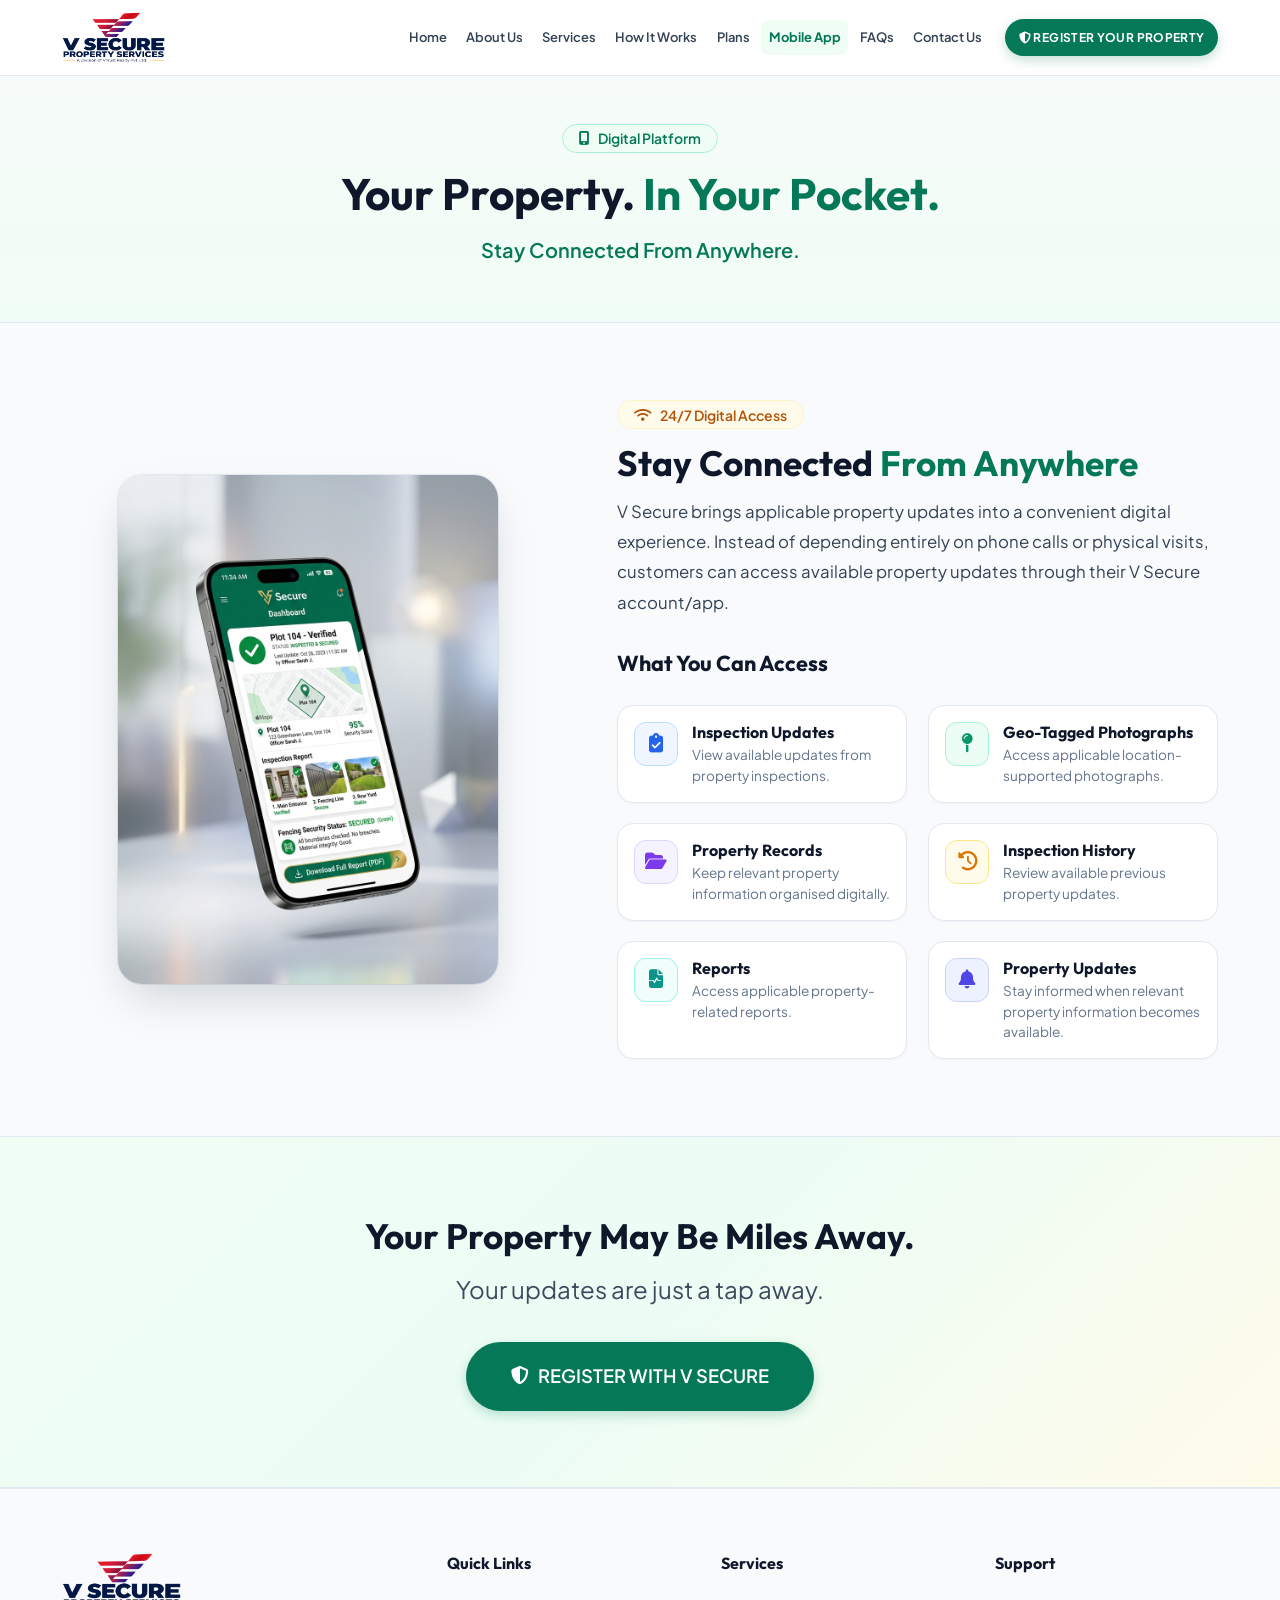
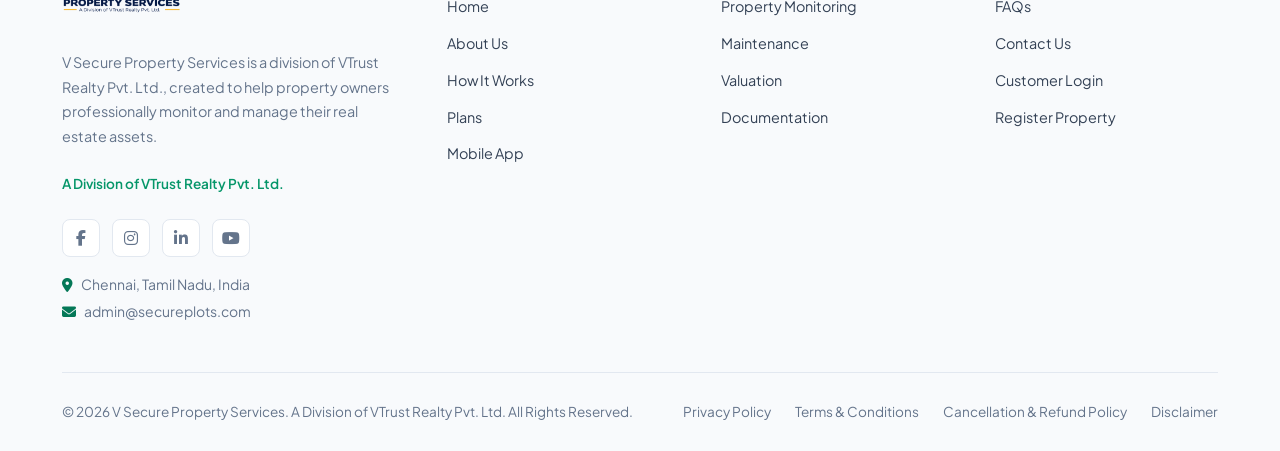
<file: app.html>
<!DOCTYPE html>
<html lang="en">

<head>
  <meta charset="UTF-8">
  <meta name="viewport" content="width=device-width, initial-scale=1.0">
  <title>Mobile App — V Secure Property Services</title>
  <meta name="description"
    content="Your Property. In Your Pocket. Stay Connected From Anywhere with the V Secure digital property updates app and customer portal.">
  <!-- Favicon & App Icons -->
  <link rel="icon" type="image/x-icon" href="favicon.ico">
  <link rel="icon" type="image/png" sizes="32x32" href="images/favicon-32x32.png">
  <link rel="icon" type="image/png" sizes="16x16" href="images/favicon-16x16.png">
  <link rel="apple-touch-icon" sizes="180x180" href="images/apple-touch-icon.png">
  <meta property="og:image" content="images/v_secure_logo.png">
  <link rel="stylesheet" href="css/style.css">
  <link rel="stylesheet" href="https://cdnjs.cloudflare.com/ajax/libs/font-awesome/6.5.1/css/all.min.css">
</head>

<body>

  <!-- ========== HEADER ========== -->
  <header class="header" id="header">
    <div class="header__inner">
      <a href="index.html" class="header__logo" aria-label="V Secure Property Services Home">
        <img src="images/v_secure_logo.png" alt="V Secure Property Services" class="header__logo-img">
      </a>

      <div class="header__actions">
        <a href="contact.html#register" class="header__mobile-cta"><i class="fa-solid fa-shield-halved"></i>
          Register</a>
        <button class="nav-toggle" aria-label="Toggle navigation">
          <span class="nav-toggle__bar"></span>
          <span class="nav-toggle__bar"></span>
          <span class="nav-toggle__bar"></span>
        </button>
      </div>

      <nav class="header__nav" id="nav">
        <div class="nav__drawer-header">
          <a href="index.html" class="nav__drawer-brand" aria-label="V Secure Property Services Home">
            <img src="images/v_secure_logo.png" alt="V Secure Property Services" class="nav__drawer-logo-img">
          </a>
        </div>

        <ul class="nav__list">
          <li><a href="index.html" class="nav__link"><i class="fa-solid fa-house"></i> Home</a></li>
          <li><a href="about.html" class="nav__link"><i class="fa-solid fa-circle-info"></i> About Us</a></li>
          <li><a href="services.html" class="nav__link"><i class="fa-solid fa-shield-halved"></i> Services</a></li>
          <li><a href="how-it-works.html" class="nav__link"><i class="fa-solid fa-route"></i> How It Works</a></li>
          <li><a href="plans.html" class="nav__link"><i class="fa-solid fa-tags"></i> Plans</a></li>
          <li><a href="app.html" class="nav__link nav__link--active"><i class="fa-solid fa-mobile-screen-button"></i>
              Mobile App</a></li>
          <li><a href="faq.html" class="nav__link"><i class="fa-solid fa-circle-question"></i> FAQs</a></li>
          <li><a href="contact.html" class="nav__link"><i class="fa-solid fa-envelope"></i> Contact Us</a></li>
        </ul>
        <a href="contact.html#register" class="nav__cta"><i class="fa-solid fa-shield-halved"></i> REGISTER YOUR
          PROPERTY</a>

        <div class="nav__drawer-footer">
          <a href="tel:+919840012345" class="nav__drawer-phone">
            <i class="fa-solid fa-phone"></i>
            <span>+91 98400 12345</span>
          </a>
          <div class="nav__drawer-division">A Division of VTrust Realty Pvt. Ltd.</div>
        </div>
      </nav>
    </div>
  </header>

  <!-- ========== PAGE 6 — MOBILE APP: HERO SECTION ========== -->
  <section class="page-hero">
    <div class="container">
      <span class="badge badge--blue"><i class="fa-solid fa-mobile-screen-button"></i> Digital Platform</span>
      <h1>Your Property. <span class="text-primary">In Your Pocket.</span></h1>
      <p style="font-size: 1.25rem; font-weight: 600; color: var(--clr-primary); margin-top: 0.5rem;">
        Stay Connected From Anywhere.
      </p>
    </div>
  </section>

  <!-- ========== APP CONTENT OVERVIEW ========== -->
  <section class="section">
    <div class="container">
      <div class="app-section">
        <div class="app-section__image">
          <img src="images/app-mockup.jpg" alt="V Secure Mobile App Dashboard">
        </div>

        <div>
          <span class="badge badge--gold" style="margin-bottom:0.75rem;"><i class="fa-solid fa-wifi"></i> 24/7 Digital
            Access</span>
          <h2 style="font-size: var(--fs-h2); color: var(--clr-text-title); margin-bottom: 0.75rem;">
            Stay Connected <span class="text-primary">From Anywhere</span>
          </h2>
          <p style="font-size: 1.05rem; line-height: 1.8; color: var(--clr-text-body); margin-bottom: 2rem;">
            V Secure brings applicable property updates into a convenient digital experience. Instead of depending
            entirely on phone calls or physical visits, customers can access available property updates through their V
            Secure account/app.
          </p>

          <h3 style="font-size: 1.35rem; color: var(--clr-text-title); margin-bottom: 1.25rem;">
            What You Can Access
          </h3>

          <div class="app-features">
            <!-- Feature 1 -->
            <div class="app-feature">
              <div class="app-feature__icon icon-blue"><i class="fa-solid fa-clipboard-check"></i></div>
              <div>
                <h4>Inspection Updates</h4>
                <p>View available updates from property inspections.</p>
              </div>
            </div>

            <!-- Feature 2 -->
            <div class="app-feature">
              <div class="app-feature__icon icon-emerald"><i class="fa-solid fa-map-pin"></i></div>
              <div>
                <h4>Geo-Tagged Photographs</h4>
                <p>Access applicable location-supported photographs.</p>
              </div>
            </div>

            <!-- Feature 3 -->
            <div class="app-feature">
              <div class="app-feature__icon icon-purple"><i class="fa-solid fa-folder-open"></i></div>
              <div>
                <h4>Property Records</h4>
                <p>Keep relevant property information organised digitally.</p>
              </div>
            </div>

            <!-- Feature 4 -->
            <div class="app-feature">
              <div class="app-feature__icon icon-amber"><i class="fa-solid fa-clock-rotate-left"></i></div>
              <div>
                <h4>Inspection History</h4>
                <p>Review available previous property updates.</p>
              </div>
            </div>

            <!-- Feature 5 -->
            <div class="app-feature">
              <div class="app-feature__icon icon-teal"><i class="fa-solid fa-file-waveform"></i></div>
              <div>
                <h4>Reports</h4>
                <p>Access applicable property-related reports.</p>
              </div>
            </div>

            <!-- Feature 6 -->
            <div class="app-feature">
              <div class="app-feature__icon icon-indigo"><i class="fa-solid fa-bell"></i></div>
              <div>
                <h4>Property Updates</h4>
                <p>Stay informed when relevant property information becomes available.</p>
              </div>
            </div>
          </div>
        </div>
      </div>
    </div>
  </section>

  <!-- ========== CLOSING CTA BANNER ========== -->
  <section class="cta-section">
    <div class="container">
      <h2>Your Property May Be Miles Away.</h2>
      <p style="font-size: var(--fs-h3); margin-bottom: 2rem; opacity: 0.95;">
        Your updates are just a tap away.
      </p>
      <div>
        <a href="contact.html#register" class="btn btn--primary btn--lg"
          style="padding: 1.15rem 2.75rem; font-size: 1.15rem;">
          <i class="fa-solid fa-shield-halved"></i> REGISTER WITH V SECURE
        </a>
      </div>
    </div>
  </section>

  <!-- ========== RECOMMENDED FOOTER ========== -->
  <footer class="footer">
    <div class="container">
      <div class="footer__grid">
        <div class="footer__brand">
          <a href="index.html" class="footer__logo" aria-label="V Secure Property Services Home">
            <img src="images/v_secure_logo.png" alt="V Secure Property Services" class="footer__logo-img">
          </a>
          <p>
            V Secure Property Services is a division of VTrust Realty Pvt. Ltd., created to help property owners
            professionally monitor and manage their real estate assets.
          </p>
          <p style="font-size: 0.85rem; color: var(--clr-primary-light); font-weight: 600; margin-top: 0.5rem;">
            A Division of VTrust Realty Pvt. Ltd.
          </p>
          <div class="footer__social">
            <a href="#" aria-label="Facebook"><i class="fa-brands fa-facebook-f"></i></a>
            <a href="#" aria-label="Instagram"><i class="fa-brands fa-instagram"></i></a>
            <a href="#" aria-label="LinkedIn"><i class="fa-brands fa-linkedin-in"></i></a>
            <a href="#" aria-label="YouTube"><i class="fa-brands fa-youtube"></i></a>
          </div>
          <div style="margin-top: 1rem; font-size: 0.875rem; color: var(--clr-text-muted);">
            <div><i class="fa-solid fa-location-dot" style="color:var(--clr-primary); margin-right:6px;"></i> Chennai,
              Tamil Nadu, India</div>
            <div style="margin-top: 4px;"><i class="fa-solid fa-envelope"
                style="color:var(--clr-primary); margin-right:6px;"></i> admin@secureplots.com</div>
          </div>
        </div>

        <div class="footer__col">
          <h4>Quick Links</h4>
          <ul>
            <li><a href="index.html">Home</a></li>
            <li><a href="about.html">About Us</a></li>
            <li><a href="how-it-works.html">How It Works</a></li>
            <li><a href="plans.html">Plans</a></li>
            <li><a href="app.html">Mobile App</a></li>
          </ul>
        </div>

        <div class="footer__col">
          <h4>Services</h4>
          <ul>
            <li><a href="services.html#monitoring">Property Monitoring</a></li>
            <li><a href="services.html#maintenance">Maintenance</a></li>
            <li><a href="services.html#valuation">Valuation</a></li>
            <li><a href="services.html#documentation">Documentation</a></li>
          </ul>
        </div>

        <div class="footer__col">
          <h4>Support</h4>
          <ul>
            <li><a href="faq.html">FAQs</a></li>
            <li><a href="contact.html">Contact Us</a></li>
            <li><a href="app.html">Customer Login</a></li>
            <li><a href="contact.html#register">Register Property</a></li>
          </ul>
        </div>
      </div>

      <div class="footer__bottom">
        <p>&copy; 2026 V Secure Property Services. A Division of VTrust Realty Pvt. Ltd. All Rights Reserved.</p>
        <div class="footer__policies">
          <a href="#">Privacy Policy</a>
          <a href="#">Terms &amp; Conditions</a>
          <a href="#">Cancellation &amp; Refund Policy</a>
          <a href="#">Disclaimer</a>
        </div>
      </div>
    </div>
  </footer>

  <script src="js/main.js"></script>
</body>

</html>
</file>
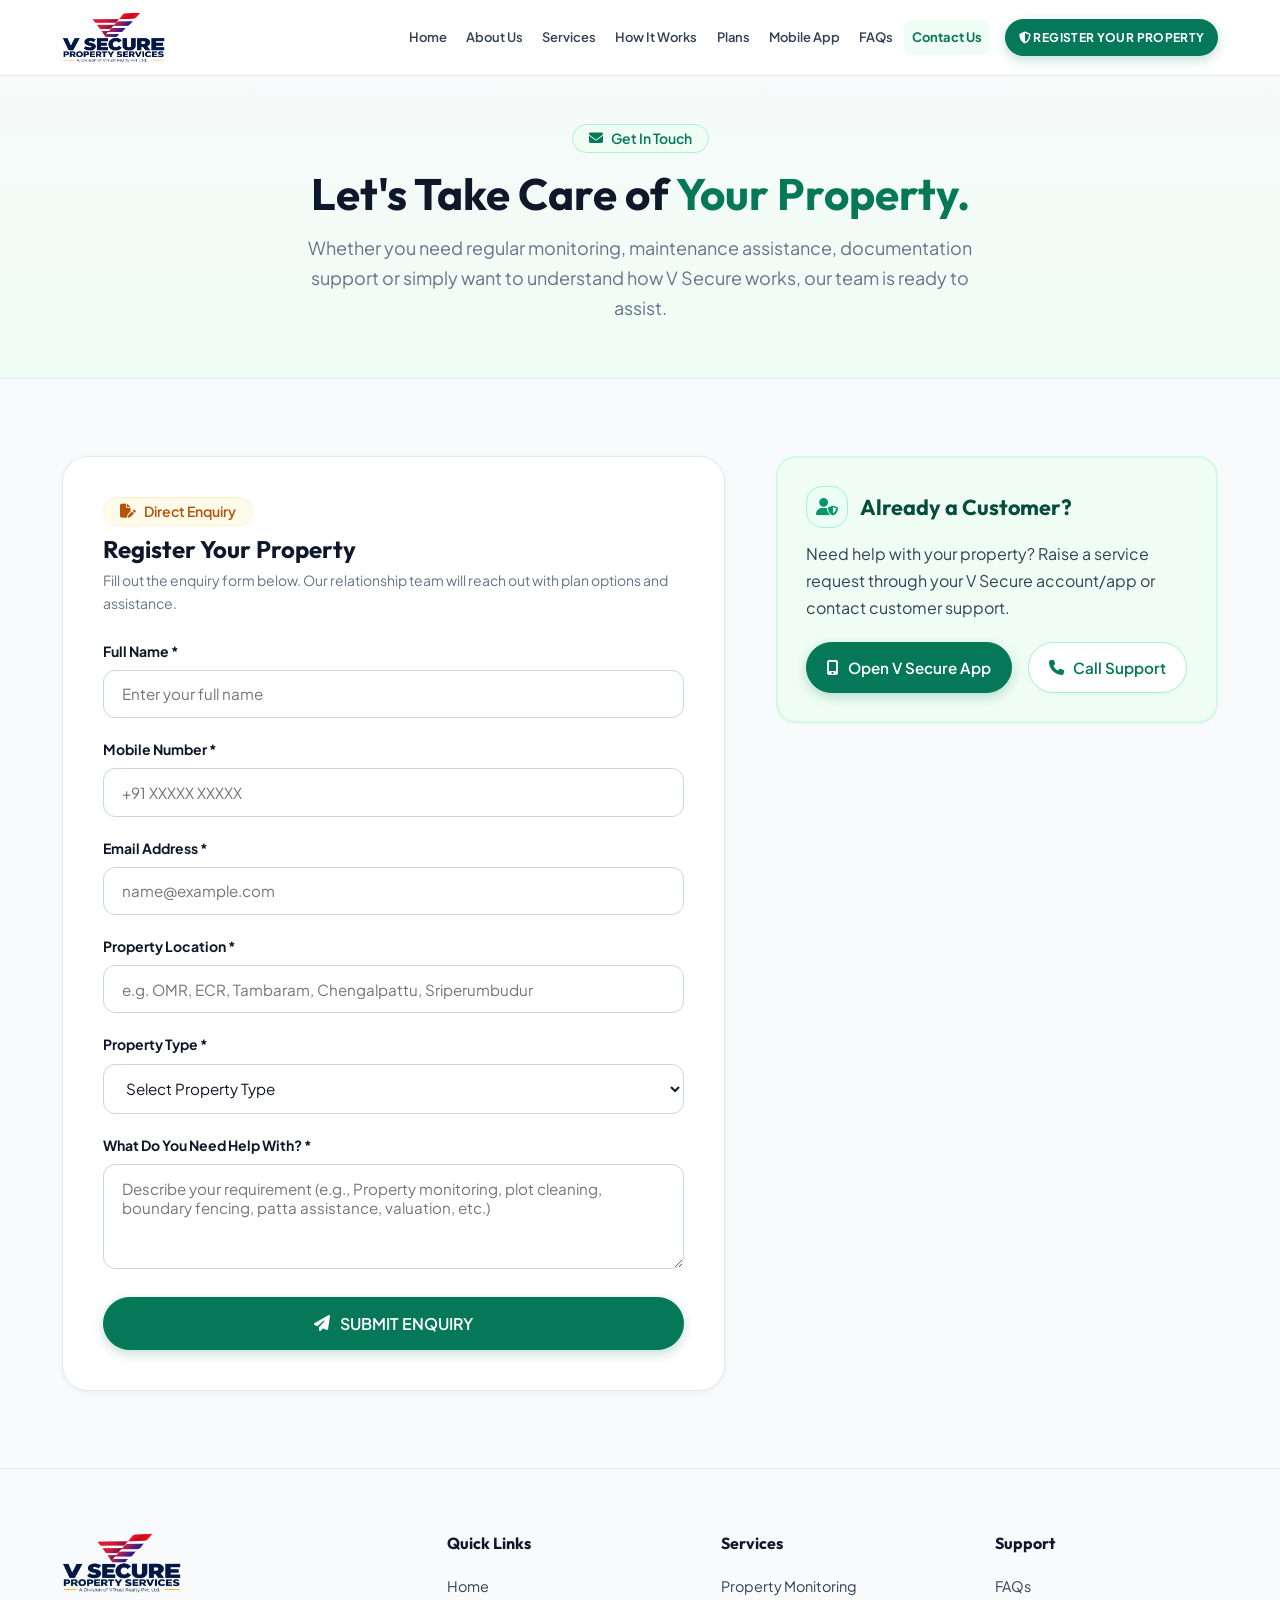
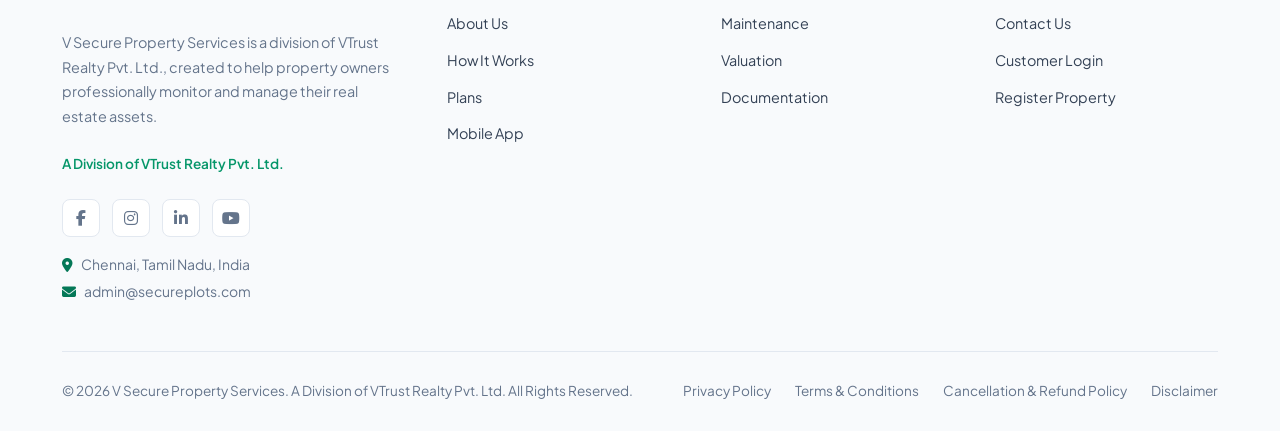
<file: contact.html>
<!DOCTYPE html>
<html lang="en">
<head>
  <meta charset="UTF-8">
  <meta name="viewport" content="width=device-width, initial-scale=1.0">
  <title>Contact Us — V Secure Property Services</title>
  <meta name="description" content="Let's Take Care of Your Property. Contact V Secure Property Services for property monitoring, maintenance assistance, documentation support or custom queries.">
  <!-- Favicon & App Icons -->
  <link rel="icon" type="image/x-icon" href="favicon.ico">
  <link rel="icon" type="image/png" sizes="32x32" href="images/favicon-32x32.png">
  <link rel="icon" type="image/png" sizes="16x16" href="images/favicon-16x16.png">
  <link rel="apple-touch-icon" sizes="180x180" href="images/apple-touch-icon.png">
  <meta property="og:image" content="images/v_secure_logo.png">
  <link rel="stylesheet" href="css/style.css">
  <link rel="stylesheet" href="https://cdnjs.cloudflare.com/ajax/libs/font-awesome/6.5.1/css/all.min.css">
</head>
<body>

  <!-- ========== HEADER ========== -->
  <header class="header" id="header">
    <div class="header__inner">
      <a href="index.html" class="header__logo" aria-label="V Secure Property Services Home">
        <img src="images/v_secure_logo.png" alt="V Secure Property Services" class="header__logo-img">
      </a>

      <div class="header__actions">
        <a href="#register" class="header__mobile-cta"><i class="fa-solid fa-shield-halved"></i> Register</a>
        <button class="nav-toggle" aria-label="Toggle navigation">
          <span class="nav-toggle__bar"></span>
          <span class="nav-toggle__bar"></span>
          <span class="nav-toggle__bar"></span>
        </button>
      </div>

      <nav class="header__nav" id="nav">
        <div class="nav__drawer-header">
          <a href="index.html" class="nav__drawer-brand" aria-label="V Secure Property Services Home">
            <img src="images/v_secure_logo.png" alt="V Secure Property Services" class="nav__drawer-logo-img">
          </a>
        </div>

        <ul class="nav__list">
          <li><a href="index.html" class="nav__link"><i class="fa-solid fa-house"></i> Home</a></li>
          <li><a href="about.html" class="nav__link"><i class="fa-solid fa-circle-info"></i> About Us</a></li>
          <li><a href="services.html" class="nav__link"><i class="fa-solid fa-shield-halved"></i> Services</a></li>
          <li><a href="how-it-works.html" class="nav__link"><i class="fa-solid fa-route"></i> How It Works</a></li>
          <li><a href="plans.html" class="nav__link"><i class="fa-solid fa-tags"></i> Plans</a></li>
          <li><a href="app.html" class="nav__link"><i class="fa-solid fa-mobile-screen-button"></i> Mobile App</a></li>
          <li><a href="faq.html" class="nav__link"><i class="fa-solid fa-circle-question"></i> FAQs</a></li>
          <li><a href="contact.html" class="nav__link nav__link--active"><i class="fa-solid fa-envelope"></i> Contact Us</a></li>
        </ul>
        <a href="#register" class="nav__cta"><i class="fa-solid fa-shield-halved"></i> REGISTER YOUR PROPERTY</a>

        <div class="nav__drawer-footer">
          <a href="tel:+919840012345" class="nav__drawer-phone">
            <i class="fa-solid fa-phone"></i>
            <span>+91 98400 12345</span>
          </a>
          <div class="nav__drawer-division">A Division of VTrust Realty Pvt. Ltd.</div>
        </div>
      </nav>
    </div>
  </header>

  <!-- ========== PAGE 8 — CONTACT US: HERO SECTION ========== -->
  <section class="page-hero">
    <div class="container">
      <span class="badge badge--blue"><i class="fa-solid fa-envelope"></i> Get In Touch</span>
      <h1>Let's Take Care of <span class="text-primary">Your Property.</span></h1>
      <p>Whether you need regular monitoring, maintenance assistance, documentation support or simply want to understand how V Secure works, our team is ready to assist.</p>
    </div>
  </section>

  <!-- ========== CONTACT & ENQUIRY SECTION ========== -->
  <section class="section">
    <div class="container">
      <div class="contact-grid">

        <!-- RECOMMENDED ENQUIRY FORM -->
        <div class="contact-form" id="register">
          <div style="margin-bottom: 1.5rem;">
            <span class="badge badge--gold" style="margin-bottom: 0.5rem;"><i class="fa-solid fa-file-pen"></i> Direct Enquiry</span>
            <h2 style="font-size: var(--fs-h3); color: var(--clr-text-title); margin-bottom: 0.35rem;">Register Your Property</h2>
            <p style="color: var(--clr-text-muted); font-size: var(--fs-small);">
              Fill out the enquiry form below. Our relationship team will reach out with plan options and assistance.
            </p>
          </div>

          <form id="contact-form">
            <!-- Full Name -->
            <div class="form-group">
              <label for="fullName">Full Name *</label>
              <input type="text" id="fullName" name="fullName" required placeholder="Enter your full name">
            </div>

            <!-- Mobile Number -->
            <div class="form-group">
              <label for="mobile">Mobile Number *</label>
              <input type="tel" id="mobile" name="mobile" required placeholder="+91 XXXXX XXXXX">
            </div>

            <!-- Email Address -->
            <div class="form-group">
              <label for="email">Email Address *</label>
              <input type="email" id="email" name="email" required placeholder="name@example.com">
            </div>

            <!-- Property Location -->
            <div class="form-group">
              <label for="location">Property Location *</label>
              <input type="text" id="location" name="location" required placeholder="e.g. OMR, ECR, Tambaram, Chengalpattu, Sriperumbudur">
            </div>

            <!-- Property Type: Plot / Land / Residential Property / Multiple Properties / Other -->
            <div class="form-group">
              <label for="propertyType">Property Type *</label>
              <select id="propertyType" name="propertyType" required>
                <option value="" disabled selected>Select Property Type</option>
                <option value="Plot">Plot</option>
                <option value="Land">Land</option>
                <option value="Residential Property">Residential Property</option>
                <option value="Multiple Properties">Multiple Properties</option>
                <option value="Other">Other</option>
              </select>
            </div>

            <!-- What Do You Need Help With? -->
            <div class="form-group">
              <label for="helpWith">What Do You Need Help With? *</label>
              <textarea id="helpWith" name="helpWith" rows="4" required placeholder="Describe your requirement (e.g., Property monitoring, plot cleaning, boundary fencing, patta assistance, valuation, etc.)"></textarea>
            </div>

            <button type="submit" class="btn btn--primary btn--lg" style="width: 100%;">
              <i class="fa-solid fa-paper-plane"></i> SUBMIT ENQUIRY
            </button>
          </form>
        </div>

        <!-- RIGHT SIDE: CONTACT INFO & ALREADY A CUSTOMER -->
        <div class="contact-info">

          <!-- ALREADY A CUSTOMER SECTION -->
          <div class="contact-info-card" style="border: 2px solid var(--clr-primary-subtle); background: var(--clr-bg-tint-blue);">
            <div style="display:flex; align-items:center; gap:0.75rem; margin-bottom: 0.75rem;">
              <div class="benefit-card__icon icon-emerald" style="width:42px; height:42px; font-size:1.1rem; margin-bottom:0;">
                <i class="fa-solid fa-user-shield"></i>
              </div>
              <h3 style="font-size: 1.35rem; color: var(--clr-primary-dark); margin:0;">Already a Customer?</h3>
            </div>
            <p style="font-size: 1rem; color: var(--clr-text-body); line-height: 1.7; margin-bottom: 1.25rem;">
              Need help with your property? Raise a service request through your V Secure account/app or contact customer support.
            </p>
            <div class="btn-group">
              <a href="app.html" class="btn btn--primary" style="padding: 0.75rem 1.25rem; font-size: 0.95rem;">
                <i class="fa-solid fa-mobile-screen-button"></i> Open V Secure App
              </a>
              <a href="tel:+919840012345" class="btn btn--secondary" style="padding: 0.75rem 1.25rem; font-size: 0.95rem;">
                <i class="fa-solid fa-phone"></i> Call Support
              </a>
            </div>
          </div>

        </div>

      </div>
    </div>
  </section>

  <!-- ========== RECOMMENDED FOOTER ========== -->
  <footer class="footer">
    <div class="container">
      <div class="footer__grid">
        <div class="footer__brand">
          <a href="index.html" class="footer__logo" aria-label="V Secure Property Services Home">
            <img src="images/v_secure_logo.png" alt="V Secure Property Services" class="footer__logo-img">
          </a>
          <p>
            V Secure Property Services is a division of VTrust Realty Pvt. Ltd., created to help property owners professionally monitor and manage their real estate assets.
          </p>
          <p style="font-size: 0.85rem; color: var(--clr-primary-light); font-weight: 600; margin-top: 0.5rem;">
            A Division of VTrust Realty Pvt. Ltd.
          </p>
          <div class="footer__social">
            <a href="#" aria-label="Facebook"><i class="fa-brands fa-facebook-f"></i></a>
            <a href="#" aria-label="Instagram"><i class="fa-brands fa-instagram"></i></a>
            <a href="#" aria-label="LinkedIn"><i class="fa-brands fa-linkedin-in"></i></a>
            <a href="#" aria-label="YouTube"><i class="fa-brands fa-youtube"></i></a>
          </div>
          <div style="margin-top: 1rem; font-size: 0.875rem; color: var(--clr-text-muted);">
            <div><i class="fa-solid fa-location-dot" style="color:var(--clr-primary); margin-right:6px;"></i> Chennai, Tamil Nadu, India</div>
            <div style="margin-top: 4px;"><i class="fa-solid fa-envelope" style="color:var(--clr-primary); margin-right:6px;"></i> admin@secureplots.com</div>
          </div>
        </div>

        <div class="footer__col">
          <h4>Quick Links</h4>
          <ul>
            <li><a href="index.html">Home</a></li>
            <li><a href="about.html">About Us</a></li>
            <li><a href="how-it-works.html">How It Works</a></li>
            <li><a href="plans.html">Plans</a></li>
            <li><a href="app.html">Mobile App</a></li>
          </ul>
        </div>

        <div class="footer__col">
          <h4>Services</h4>
          <ul>
            <li><a href="services.html#monitoring">Property Monitoring</a></li>
            <li><a href="services.html#maintenance">Maintenance</a></li>
            <li><a href="services.html#valuation">Valuation</a></li>
            <li><a href="services.html#documentation">Documentation</a></li>
          </ul>
        </div>

        <div class="footer__col">
          <h4>Support</h4>
          <ul>
            <li><a href="faq.html">FAQs</a></li>
            <li><a href="contact.html">Contact Us</a></li>
            <li><a href="app.html">Customer Login</a></li>
            <li><a href="contact.html#register">Register Property</a></li>
          </ul>
        </div>
      </div>

      <div class="footer__bottom">
        <p>&copy; 2026 V Secure Property Services. A Division of VTrust Realty Pvt. Ltd. All Rights Reserved.</p>
        <div class="footer__policies">
          <a href="#">Privacy Policy</a>
          <a href="#">Terms &amp; Conditions</a>
          <a href="#">Cancellation &amp; Refund Policy</a>
          <a href="#">Disclaimer</a>
        </div>
      </div>
    </div>
  </footer>

  <script src="js/main.js"></script>
</body>
</html>
</file>
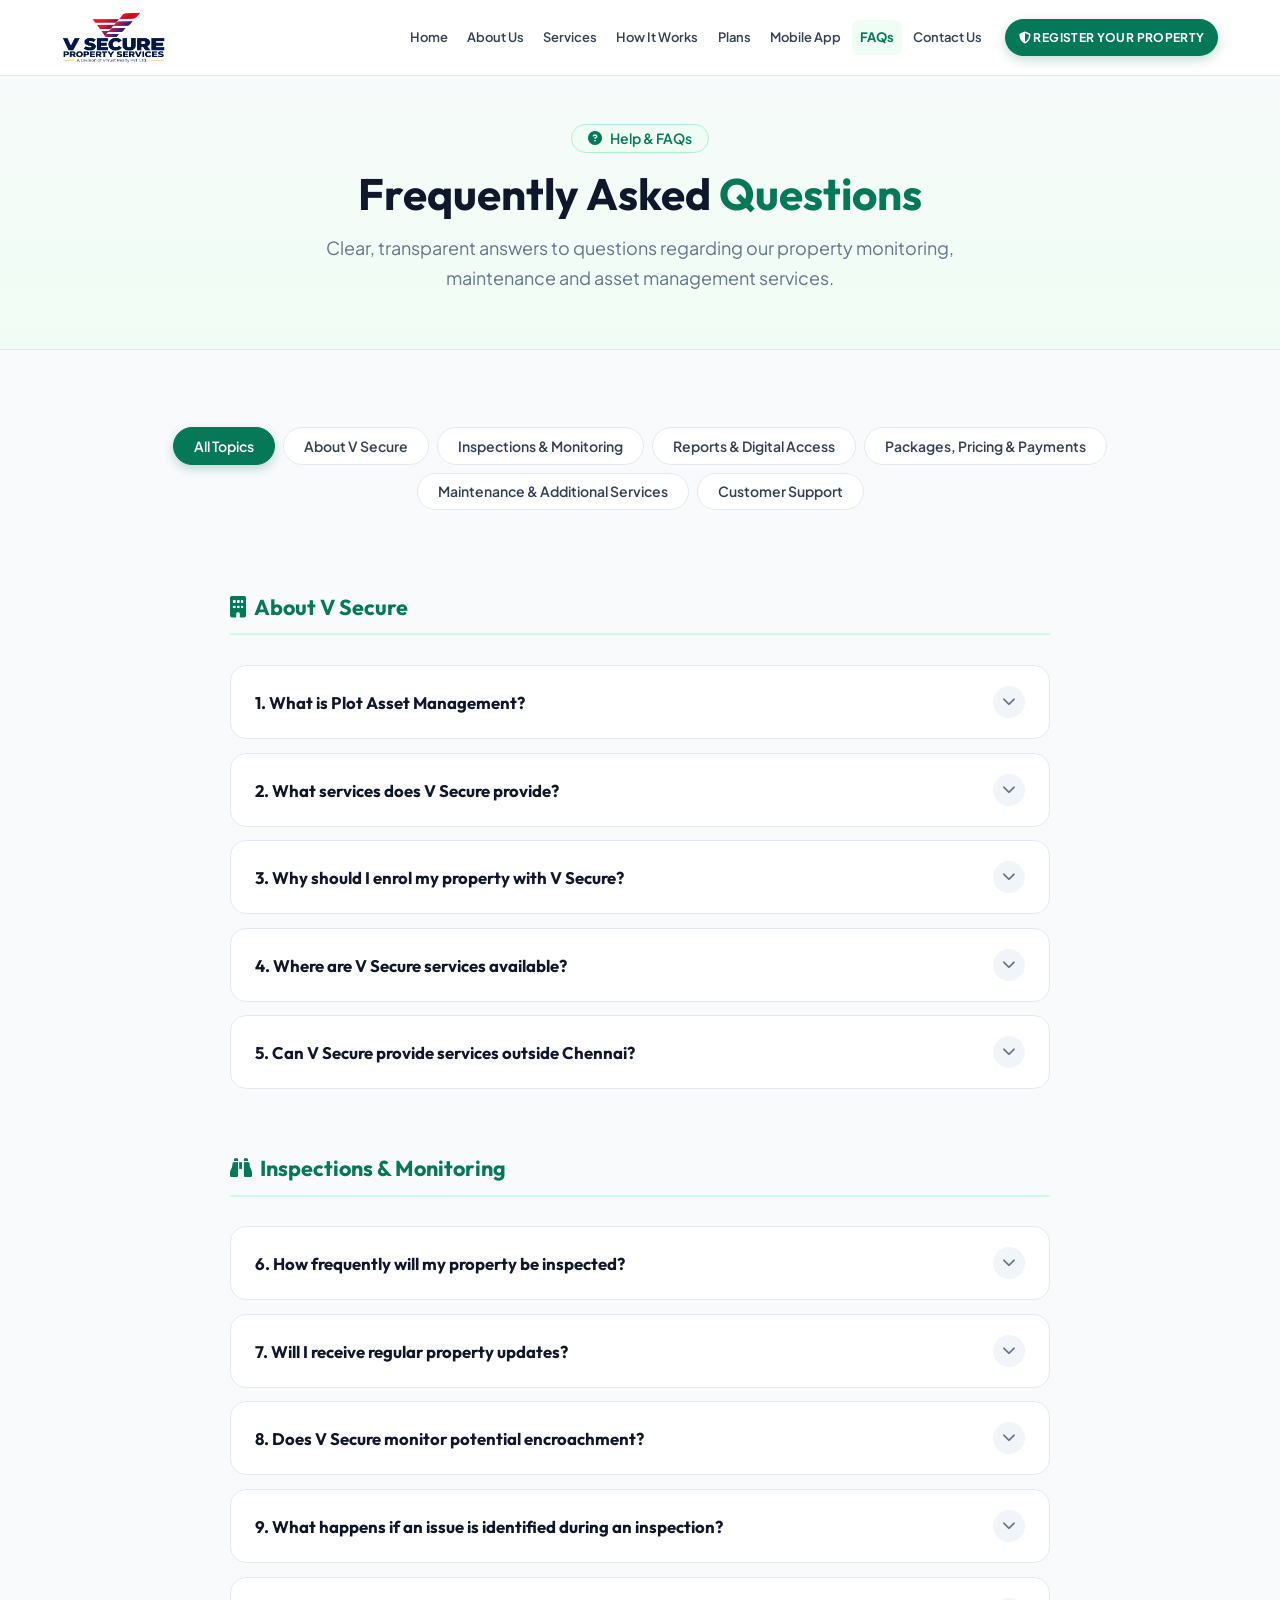
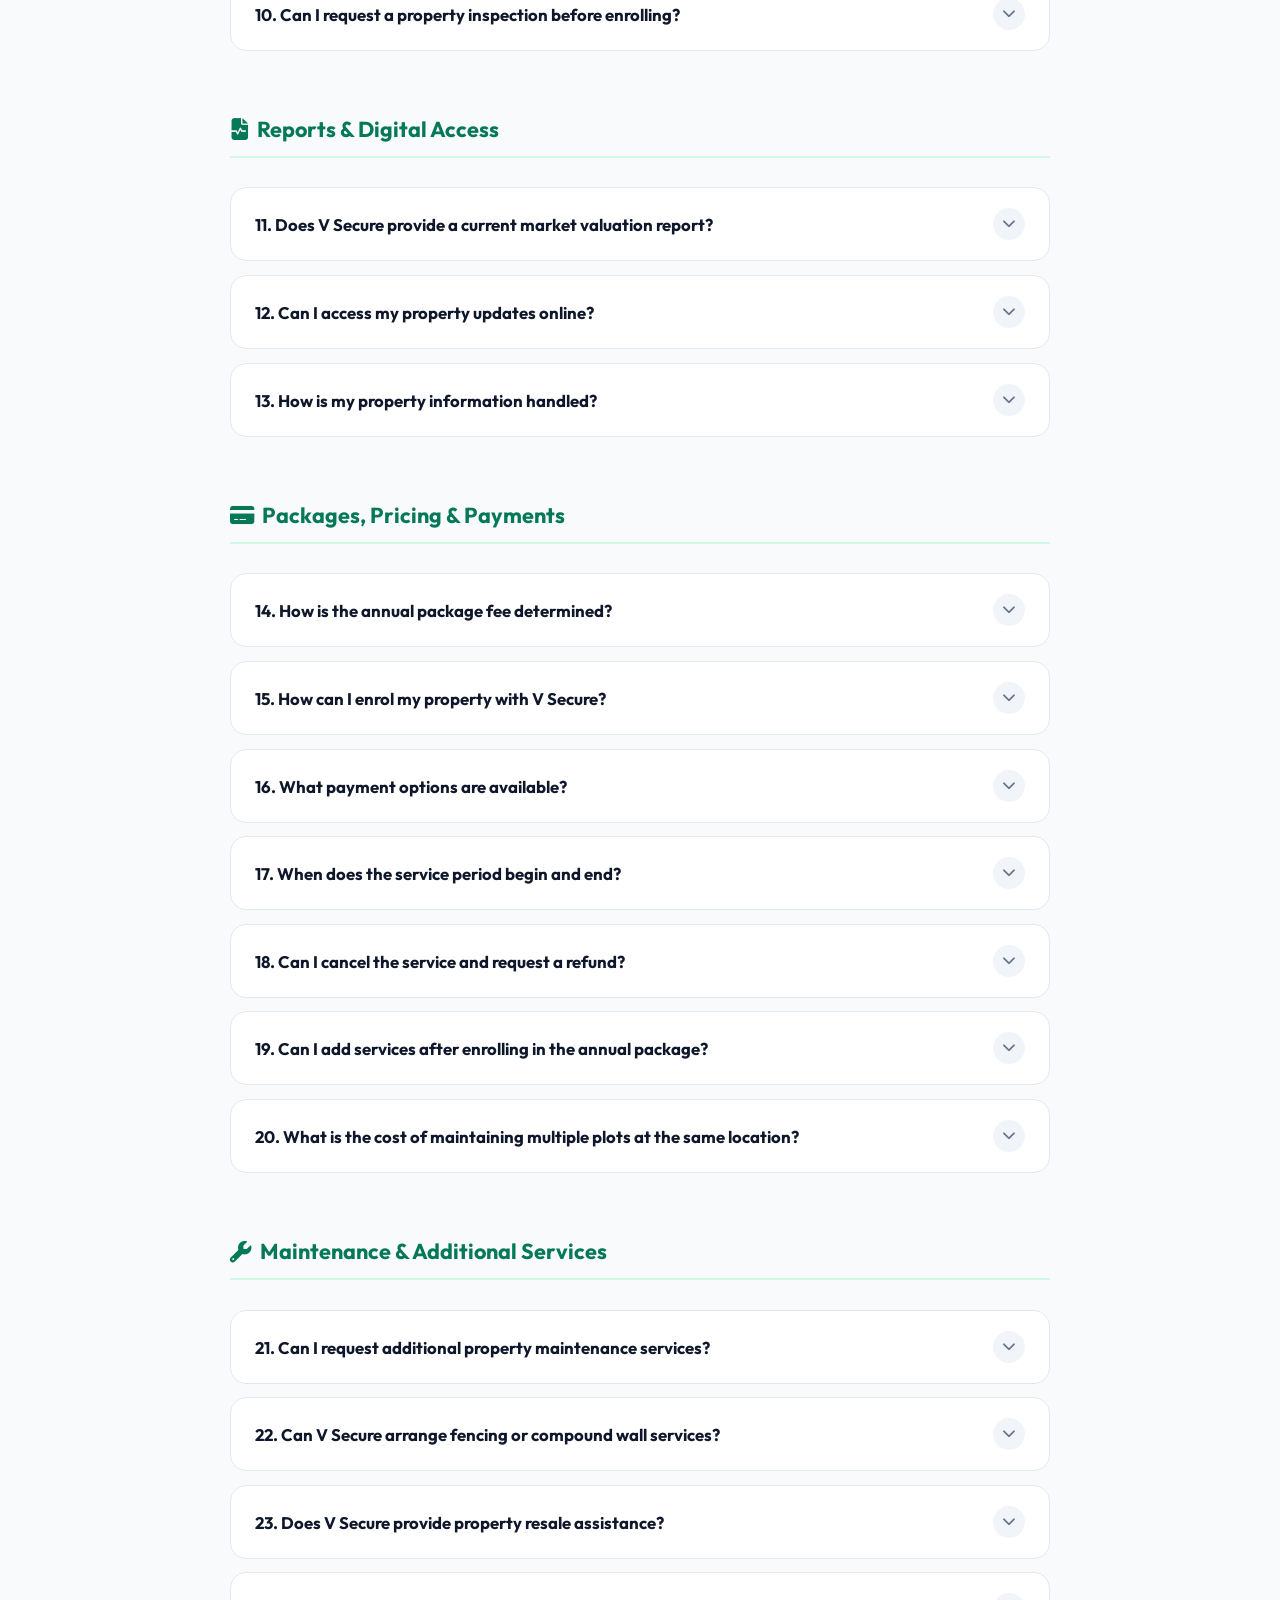
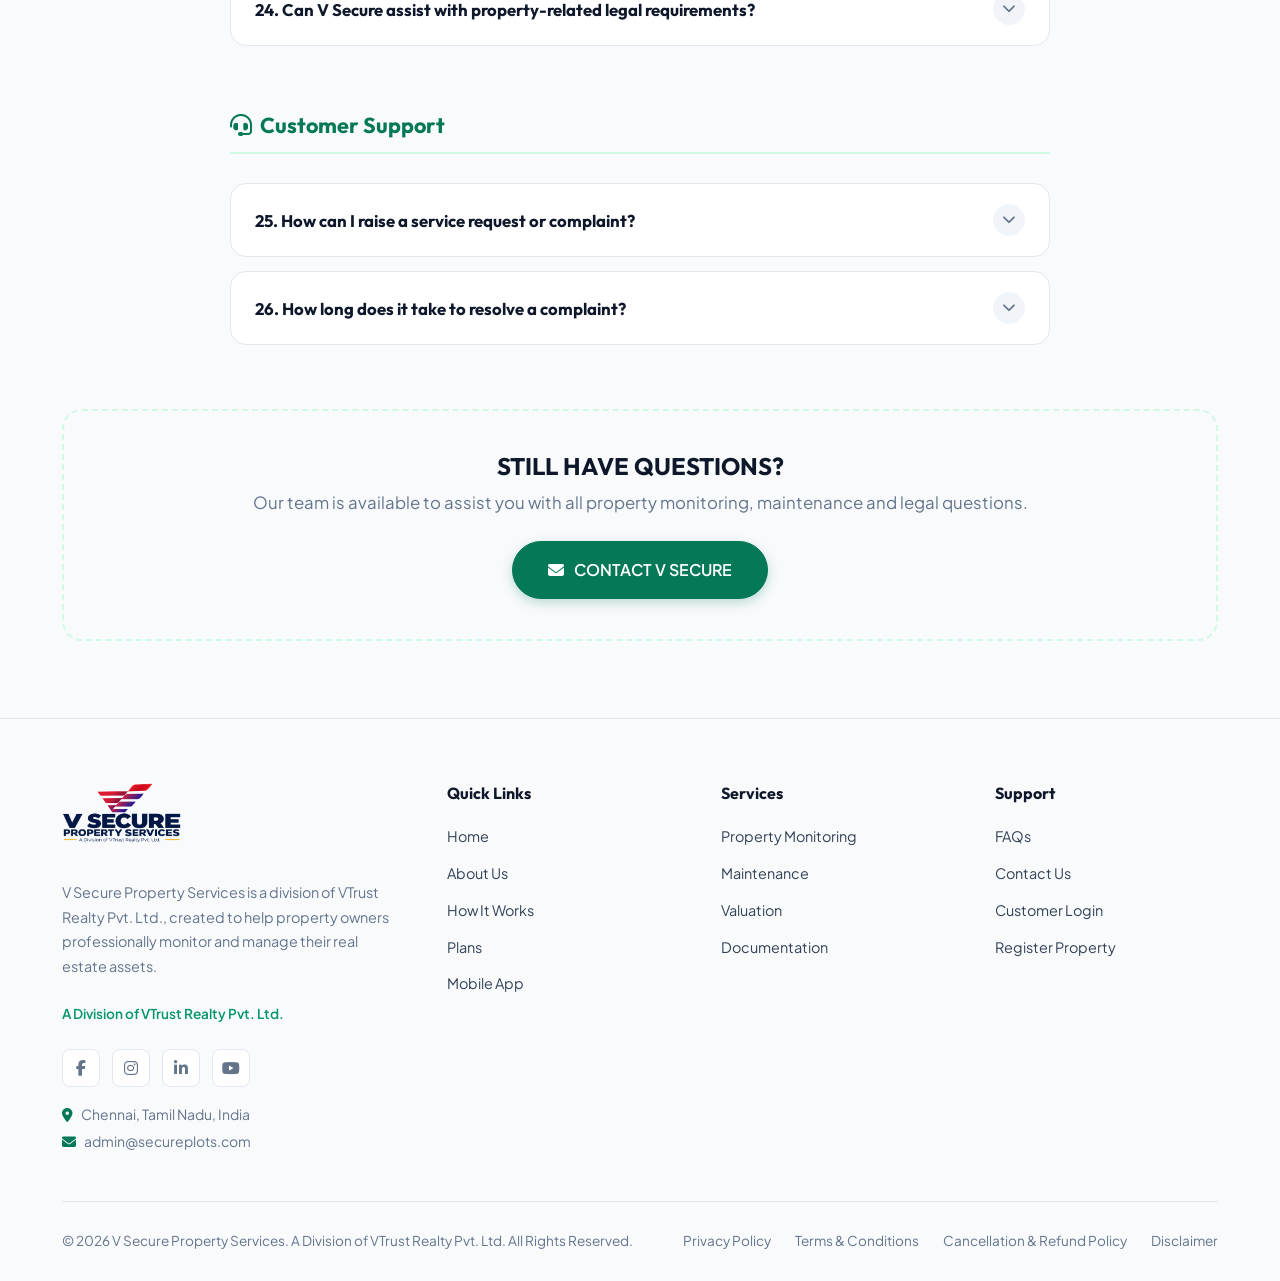
<file: faq.html>
<!DOCTYPE html>
<html lang="en">
<head>
  <meta charset="UTF-8">
  <meta name="viewport" content="width=device-width, initial-scale=1.0">
  <title>Frequently Asked Questions — V Secure Property Services</title>
  <meta name="description" content="Frequently asked questions about V Secure Property Services: inspections, monitoring, reports, digital app access, pricing packages, maintenance and support.">
  <!-- Favicon & App Icons -->
  <link rel="icon" type="image/x-icon" href="favicon.ico">
  <link rel="icon" type="image/png" sizes="32x32" href="images/favicon-32x32.png">
  <link rel="icon" type="image/png" sizes="16x16" href="images/favicon-16x16.png">
  <link rel="apple-touch-icon" sizes="180x180" href="images/apple-touch-icon.png">
  <meta property="og:image" content="images/v_secure_logo.png">
  <link rel="stylesheet" href="css/style.css">
  <link rel="stylesheet" href="https://cdnjs.cloudflare.com/ajax/libs/font-awesome/6.5.1/css/all.min.css">
</head>
<body>

  <!-- ========== HEADER ========== -->
  <header class="header" id="header">
    <div class="header__inner">
      <a href="index.html" class="header__logo" aria-label="V Secure Property Services Home">
        <img src="images/v_secure_logo.png" alt="V Secure Property Services" class="header__logo-img">
      </a>

      <div class="header__actions">
        <a href="contact.html#register" class="header__mobile-cta"><i class="fa-solid fa-shield-halved"></i> Register</a>
        <button class="nav-toggle" aria-label="Toggle navigation">
          <span class="nav-toggle__bar"></span>
          <span class="nav-toggle__bar"></span>
          <span class="nav-toggle__bar"></span>
        </button>
      </div>

      <nav class="header__nav" id="nav">
        <div class="nav__drawer-header">
          <a href="index.html" class="nav__drawer-brand" aria-label="V Secure Property Services Home">
            <img src="images/v_secure_logo.png" alt="V Secure Property Services" class="nav__drawer-logo-img">
          </a>
        </div>

        <ul class="nav__list">
          <li><a href="index.html" class="nav__link"><i class="fa-solid fa-house"></i> Home</a></li>
          <li><a href="about.html" class="nav__link"><i class="fa-solid fa-circle-info"></i> About Us</a></li>
          <li><a href="services.html" class="nav__link"><i class="fa-solid fa-shield-halved"></i> Services</a></li>
          <li><a href="how-it-works.html" class="nav__link"><i class="fa-solid fa-route"></i> How It Works</a></li>
          <li><a href="plans.html" class="nav__link"><i class="fa-solid fa-tags"></i> Plans</a></li>
          <li><a href="app.html" class="nav__link"><i class="fa-solid fa-mobile-screen-button"></i> Mobile App</a></li>
          <li><a href="faq.html" class="nav__link nav__link--active"><i class="fa-solid fa-circle-question"></i> FAQs</a></li>
          <li><a href="contact.html" class="nav__link"><i class="fa-solid fa-envelope"></i> Contact Us</a></li>
        </ul>
        <a href="contact.html#register" class="nav__cta"><i class="fa-solid fa-shield-halved"></i> REGISTER YOUR PROPERTY</a>

        <div class="nav__drawer-footer">
          <a href="tel:+919840012345" class="nav__drawer-phone">
            <i class="fa-solid fa-phone"></i>
            <span>+91 98400 12345</span>
          </a>
          <div class="nav__drawer-division">A Division of VTrust Realty Pvt. Ltd.</div>
        </div>
      </nav>
    </div>
  </header>

  <!-- ========== PAGE 7 — FREQUENTLY ASKED QUESTIONS: HERO SECTION ========== -->
  <section class="page-hero">
    <div class="container">
      <span class="badge badge--blue"><i class="fa-solid fa-circle-question"></i> Help &amp; FAQs</span>
      <h1>Frequently Asked <span class="text-primary">Questions</span></h1>
      <p>Clear, transparent answers to questions regarding our property monitoring, maintenance and asset management services.</p>
    </div>
  </section>

  <!-- ========== FAQ ACCORDIONS ========== -->
  <section class="section">
    <div class="container">

      <!-- Category Filter Buttons -->
      <div class="faq-categories">
        <button class="faq-category-btn active" data-category="all">All Topics</button>
        <button class="faq-category-btn" data-category="about">About V Secure</button>
        <button class="faq-category-btn" data-category="inspections">Inspections &amp; Monitoring</button>
        <button class="faq-category-btn" data-category="reports">Reports &amp; Digital Access</button>
        <button class="faq-category-btn" data-category="pricing">Packages, Pricing &amp; Payments</button>
        <button class="faq-category-btn" data-category="maintenance">Maintenance &amp; Additional Services</button>
        <button class="faq-category-btn" data-category="support">Customer Support</button>
      </div>

      <div class="faq-list">

        <!-- ===== TOPIC 1: ABOUT V SECURE ===== -->
        <div class="faq-section-heading" data-category="about" style="margin: 2rem 0 1rem; font-size: 1.35rem; font-weight: 700; color: var(--clr-primary);">
          <i class="fa-solid fa-building" style="margin-right: 8px;"></i> About V Secure
        </div>

        <div class="faq-item" data-category="about">
          <button class="faq-question">
            <span>1. What is Plot Asset Management?</span>
            <span class="faq-question__icon"><i class="fa-solid fa-chevron-down"></i></span>
          </button>
          <div class="faq-answer">
            <div class="faq-answer__inner">
              Plot Asset Management is a professional service designed to help monitor, maintain and protect your property through scheduled inspections, documented updates and property-related assistance.
            </div>
          </div>
        </div>

        <div class="faq-item" data-category="about">
          <button class="faq-question">
            <span>2. What services does V Secure provide?</span>
            <span class="faq-question__icon"><i class="fa-solid fa-chevron-down"></i></span>
          </button>
          <div class="faq-answer">
            <div class="faq-answer__inner">
              V Secure provides property inspections, plot maintenance coordination, boundary monitoring, EC verification, market valuation reports and other property-related support services.
            </div>
          </div>
        </div>

        <div class="faq-item" data-category="about">
          <button class="faq-question">
            <span>3. Why should I enrol my property with V Secure?</span>
            <span class="faq-question__icon"><i class="fa-solid fa-chevron-down"></i></span>
          </button>
          <div class="faq-answer">
            <div class="faq-answer__inner">
              V Secure provides structured property monitoring, regular inspections, timely updates and professional maintenance support to help customers manage and protect their property.
            </div>
          </div>
        </div>

        <div class="faq-item" data-category="about">
          <button class="faq-question">
            <span>4. Where are V Secure services available?</span>
            <span class="faq-question__icon"><i class="fa-solid fa-chevron-down"></i></span>
          </button>
          <div class="faq-answer">
            <div class="faq-answer__inner">
              Services are currently available in selected locations in and around Chennai.
            </div>
          </div>
        </div>

        <div class="faq-item" data-category="about">
          <button class="faq-question">
            <span>5. Can V Secure provide services outside Chennai?</span>
            <span class="faq-question__icon"><i class="fa-solid fa-chevron-down"></i></span>
          </button>
          <div class="faq-answer">
            <div class="faq-answer__inner">
              Availability depends on the property's location and the type of service required. Contact the team to confirm serviceability.
            </div>
          </div>
        </div>


        <!-- ===== TOPIC 2: INSPECTIONS & MONITORING ===== -->
        <div class="faq-section-heading" data-category="inspections" style="margin: 2.5rem 0 1rem; font-size: 1.35rem; font-weight: 700; color: var(--clr-primary);">
          <i class="fa-solid fa-binoculars" style="margin-right: 8px;"></i> Inspections &amp; Monitoring
        </div>

        <div class="faq-item" data-category="inspections">
          <button class="faq-question">
            <span>6. How frequently will my property be inspected?</span>
            <span class="faq-question__icon"><i class="fa-solid fa-chevron-down"></i></span>
          </button>
          <div class="faq-answer">
            <div class="faq-answer__inner">
              Under the quarterly inspection arrangement, the property is professionally inspected once every three months. Other frequencies may apply depending on the selected package.
            </div>
          </div>
        </div>

        <div class="faq-item" data-category="inspections">
          <button class="faq-question">
            <span>7. Will I receive regular property updates?</span>
            <span class="faq-question__icon"><i class="fa-solid fa-chevron-down"></i></span>
          </button>
          <div class="faq-answer">
            <div class="faq-answer__inner">
              Yes. Applicable inspection updates and geo-tagged photographs are shared through the V Secure platform/app.
            </div>
          </div>
        </div>

        <div class="faq-item" data-category="inspections">
          <button class="faq-question">
            <span>8. Does V Secure monitor potential encroachment?</span>
            <span class="faq-question__icon"><i class="fa-solid fa-chevron-down"></i></span>
          </button>
          <div class="faq-answer">
            <div class="faq-answer__inner">
              Yes. Property boundaries are observed during scheduled inspections. If potential encroachment concerns are identified, they are reported to the customer.
            </div>
          </div>
        </div>

        <div class="faq-item" data-category="inspections">
          <button class="faq-question">
            <span>9. What happens if an issue is identified during an inspection?</span>
            <span class="faq-question__icon"><i class="fa-solid fa-chevron-down"></i></span>
          </button>
          <div class="faq-answer">
            <div class="faq-answer__inner">
              The customer will be informed about the identified issue, and suitable maintenance or support options may be recommended based on the requirement.
            </div>
          </div>
        </div>

        <div class="faq-item" data-category="inspections">
          <button class="faq-question">
            <span>10. Can I request a property inspection before enrolling?</span>
            <span class="faq-question__icon"><i class="fa-solid fa-chevron-down"></i></span>
          </button>
          <div class="faq-answer">
            <div class="faq-answer__inner">
              Yes. Customers can contact the team to discuss the property and understand available inspection and maintenance services before selecting a package.
            </div>
          </div>
        </div>


        <!-- ===== TOPIC 3: REPORTS & DIGITAL ACCESS ===== -->
        <div class="faq-section-heading" data-category="reports" style="margin: 2.5rem 0 1rem; font-size: 1.35rem; font-weight: 700; color: var(--clr-primary);">
          <i class="fa-solid fa-file-waveform" style="margin-right: 8px;"></i> Reports &amp; Digital Access
        </div>

        <div class="faq-item" data-category="reports">
          <button class="faq-question">
            <span>11. Does V Secure provide a current market valuation report?</span>
            <span class="faq-question__icon"><i class="fa-solid fa-chevron-down"></i></span>
          </button>
          <div class="faq-answer">
            <div class="faq-answer__inner">
              Yes. A current market valuation report can be provided based on prevailing market conditions and recent relevant property transactions.
            </div>
          </div>
        </div>

        <div class="faq-item" data-category="reports">
          <button class="faq-question">
            <span>12. Can I access my property updates online?</span>
            <span class="faq-question__icon"><i class="fa-solid fa-chevron-down"></i></span>
          </button>
          <div class="faq-answer">
            <div class="faq-answer__inner">
              Yes. Customers can access applicable property updates through their V Secure account/app.
            </div>
          </div>
        </div>

        <div class="faq-item" data-category="reports">
          <button class="faq-question">
            <span>13. How is my property information handled?</span>
            <span class="faq-question__icon"><i class="fa-solid fa-chevron-down"></i></span>
          </button>
          <div class="faq-answer">
            <div class="faq-answer__inner">
              Customer and property information is handled in accordance with V Secure's applicable privacy practices.
            </div>
          </div>
        </div>


        <!-- ===== TOPIC 4: PACKAGES, PRICING & PAYMENTS ===== -->
        <div class="faq-section-heading" data-category="pricing" style="margin: 2.5rem 0 1rem; font-size: 1.35rem; font-weight: 700; color: var(--clr-primary);">
          <i class="fa-solid fa-credit-card" style="margin-right: 8px;"></i> Packages, Pricing &amp; Payments
        </div>

        <div class="faq-item" data-category="pricing">
          <button class="faq-question">
            <span>14. How is the annual package fee determined?</span>
            <span class="faq-question__icon"><i class="fa-solid fa-chevron-down"></i></span>
          </button>
          <div class="faq-answer">
            <div class="faq-answer__inner">
              The package fee varies based on property location, distance, service requirements and other applicable factors. Customers can contact the team for a customised quotation.
            </div>
          </div>
        </div>

        <div class="faq-item" data-category="pricing">
          <button class="faq-question">
            <span>15. How can I enrol my property with V Secure?</span>
            <span class="faq-question__icon"><i class="fa-solid fa-chevron-down"></i></span>
          </button>
          <div class="faq-answer">
            <div class="faq-answer__inner">
              Contact the V Secure team or use the website registration facility to discuss your property requirements and select the appropriate service package.
            </div>
          </div>
        </div>

        <div class="faq-item" data-category="pricing">
          <button class="faq-question">
            <span>16. What payment options are available?</span>
            <span class="faq-question__icon"><i class="fa-solid fa-chevron-down"></i></span>
          </button>
          <div class="faq-answer">
            <div class="faq-answer__inner">
              Payment can be made through the payment gateway available on the V Secure website.
            </div>
          </div>
        </div>

        <div class="faq-item" data-category="pricing">
          <button class="faq-question">
            <span>17. When does the service period begin and end?</span>
            <span class="faq-question__icon"><i class="fa-solid fa-chevron-down"></i></span>
          </button>
          <div class="faq-answer">
            <div class="faq-answer__inner">
              The service period begins upon successful enrolment and confirmation of payment and ends one day prior to the corresponding payment date in the following year.
            </div>
          </div>
        </div>

        <div class="faq-item" data-category="pricing">
          <button class="faq-question">
            <span>18. Can I cancel the service and request a refund?</span>
            <span class="faq-question__icon"><i class="fa-solid fa-chevron-down"></i></span>
          </button>
          <div class="faq-answer">
            <div class="faq-answer__inner">
              The current FAQ states that cancellation and refund for the AMC are not applicable. Final website wording should align with the approved Terms &amp; Conditions and applicable law.
            </div>
          </div>
        </div>

        <div class="faq-item" data-category="pricing">
          <button class="faq-question">
            <span>19. Can I add services after enrolling in the annual package?</span>
            <span class="faq-question__icon"><i class="fa-solid fa-chevron-down"></i></span>
          </button>
          <div class="faq-answer">
            <div class="faq-answer__inner">
              Yes. Additional services can be requested after enrolment, subject to availability and applicable charges.
            </div>
          </div>
        </div>

        <div class="faq-item" data-category="pricing">
          <button class="faq-question">
            <span>20. What is the cost of maintaining multiple plots at the same location?</span>
            <span class="faq-question__icon"><i class="fa-solid fa-chevron-down"></i></span>
          </button>
          <div class="faq-answer">
            <div class="faq-answer__inner">
              Multiple plots at the same location may qualify for a lower maintenance cost than separate individual plot charges. The final amount is determined by the technical team based on relevant factors.
            </div>
          </div>
        </div>


        <!-- ===== TOPIC 5: MAINTENANCE & ADDITIONAL SERVICES ===== -->
        <div class="faq-section-heading" data-category="maintenance" style="margin: 2.5rem 0 1rem; font-size: 1.35rem; font-weight: 700; color: var(--clr-primary);">
          <i class="fa-solid fa-wrench" style="margin-right: 8px;"></i> Maintenance &amp; Additional Services
        </div>

        <div class="faq-item" data-category="maintenance">
          <button class="faq-question">
            <span>21. Can I request additional property maintenance services?</span>
            <span class="faq-question__icon"><i class="fa-solid fa-chevron-down"></i></span>
          </button>
          <div class="faq-answer">
            <div class="faq-answer__inner">
              Yes. Services such as fencing, compound walls, borewell, EB connection, patta assistance, resale support and other property-related services can be arranged based on customer requirements.
            </div>
          </div>
        </div>

        <div class="faq-item" data-category="maintenance">
          <button class="faq-question">
            <span>22. Can V Secure arrange fencing or compound wall services?</span>
            <span class="faq-question__icon"><i class="fa-solid fa-chevron-down"></i></span>
          </button>
          <div class="faq-answer">
            <div class="faq-answer__inner">
              Yes. Fencing and compound wall services can be arranged based on the property's requirements.
            </div>
          </div>
        </div>

        <div class="faq-item" data-category="maintenance">
          <button class="faq-question">
            <span>23. Does V Secure provide property resale assistance?</span>
            <span class="faq-question__icon"><i class="fa-solid fa-chevron-down"></i></span>
          </button>
          <div class="faq-answer">
            <div class="faq-answer__inner">
              Yes. Property resale assistance is available as an additional service, based on customer requirements.
            </div>
          </div>
        </div>

        <div class="faq-item" data-category="maintenance">
          <button class="faq-question">
            <span>24. Can V Secure assist with property-related legal requirements?</span>
            <span class="faq-question__icon"><i class="fa-solid fa-chevron-down"></i></span>
          </button>
          <div class="faq-answer">
            <div class="faq-answer__inner">
              Yes. Property-related legal support can be coordinated based on the specific requirements.
            </div>
          </div>
        </div>


        <!-- ===== TOPIC 6: CUSTOMER SUPPORT ===== -->
        <div class="faq-section-heading" data-category="support" style="margin: 2.5rem 0 1rem; font-size: 1.35rem; font-weight: 700; color: var(--clr-primary);">
          <i class="fa-solid fa-headset" style="margin-right: 8px;"></i> Customer Support
        </div>

        <div class="faq-item" data-category="support">
          <button class="faq-question">
            <span>25. How can I raise a service request or complaint?</span>
            <span class="faq-question__icon"><i class="fa-solid fa-chevron-down"></i></span>
          </button>
          <div class="faq-answer">
            <div class="faq-answer__inner">
              Customers can contact the V Secure support team through the designated support channel. The source FAQ lists admin@secureplots.com; this email should be verified before publishing.
            </div>
          </div>
        </div>

        <div class="faq-item" data-category="support">
          <button class="faq-question">
            <span>26. How long does it take to resolve a complaint?</span>
            <span class="faq-question__icon"><i class="fa-solid fa-chevron-down"></i></span>
          </button>
          <div class="faq-answer">
            <div class="faq-answer__inner">
              Resolution timelines may vary depending on the nature and complexity of the request.
            </div>
          </div>
        </div>

      </div>

      <!-- Closing CTA -->
      <div style="text-align: center; margin-top: 4rem; padding: 2.5rem; background: var(--clr-bg-page); border: 2px dashed var(--clr-primary-subtle); border-radius: var(--radius-xl);">
        <h3 style="font-size: 1.5rem; color: var(--clr-text-title); margin-bottom: 0.5rem;">STILL HAVE QUESTIONS?</h3>
        <p style="color: var(--clr-text-muted); font-size: 1.05rem; margin-bottom: 1.5rem;">
          Our team is available to assist you with all property monitoring, maintenance and legal questions.
        </p>
        <a href="contact.html" class="btn btn--primary btn--lg">
          <i class="fa-solid fa-envelope"></i> CONTACT V SECURE
        </a>
      </div>
    </div>
  </section>

  <!-- ========== RECOMMENDED FOOTER ========== -->
  <footer class="footer">
    <div class="container">
      <div class="footer__grid">
        <div class="footer__brand">
          <a href="index.html" class="footer__logo" aria-label="V Secure Property Services Home">
            <img src="images/v_secure_logo.png" alt="V Secure Property Services" class="footer__logo-img">
          </a>
          <p>
            V Secure Property Services is a division of VTrust Realty Pvt. Ltd., created to help property owners professionally monitor and manage their real estate assets.
          </p>
          <p style="font-size: 0.85rem; color: var(--clr-primary-light); font-weight: 600; margin-top: 0.5rem;">
            A Division of VTrust Realty Pvt. Ltd.
          </p>
          <div class="footer__social">
            <a href="#" aria-label="Facebook"><i class="fa-brands fa-facebook-f"></i></a>
            <a href="#" aria-label="Instagram"><i class="fa-brands fa-instagram"></i></a>
            <a href="#" aria-label="LinkedIn"><i class="fa-brands fa-linkedin-in"></i></a>
            <a href="#" aria-label="YouTube"><i class="fa-brands fa-youtube"></i></a>
          </div>
          <div style="margin-top: 1rem; font-size: 0.875rem; color: var(--clr-text-muted);">
            <div><i class="fa-solid fa-location-dot" style="color:var(--clr-primary); margin-right:6px;"></i> Chennai, Tamil Nadu, India</div>
            <div style="margin-top: 4px;"><i class="fa-solid fa-envelope" style="color:var(--clr-primary); margin-right:6px;"></i> admin@secureplots.com</div>
          </div>
        </div>

        <div class="footer__col">
          <h4>Quick Links</h4>
          <ul>
            <li><a href="index.html">Home</a></li>
            <li><a href="about.html">About Us</a></li>
            <li><a href="how-it-works.html">How It Works</a></li>
            <li><a href="plans.html">Plans</a></li>
            <li><a href="app.html">Mobile App</a></li>
          </ul>
        </div>

        <div class="footer__col">
          <h4>Services</h4>
          <ul>
            <li><a href="services.html#monitoring">Property Monitoring</a></li>
            <li><a href="services.html#maintenance">Maintenance</a></li>
            <li><a href="services.html#valuation">Valuation</a></li>
            <li><a href="services.html#documentation">Documentation</a></li>
          </ul>
        </div>

        <div class="footer__col">
          <h4>Support</h4>
          <ul>
            <li><a href="faq.html">FAQs</a></li>
            <li><a href="contact.html">Contact Us</a></li>
            <li><a href="app.html">Customer Login</a></li>
            <li><a href="contact.html#register">Register Property</a></li>
          </ul>
        </div>
      </div>

      <div class="footer__bottom">
        <p>&copy; 2026 V Secure Property Services. A Division of VTrust Realty Pvt. Ltd. All Rights Reserved.</p>
        <div class="footer__policies">
          <a href="#">Privacy Policy</a>
          <a href="#">Terms &amp; Conditions</a>
          <a href="#">Cancellation &amp; Refund Policy</a>
          <a href="#">Disclaimer</a>
        </div>
      </div>
    </div>
  </footer>

  <script src="js/main.js"></script>
</body>
</html>
</file>
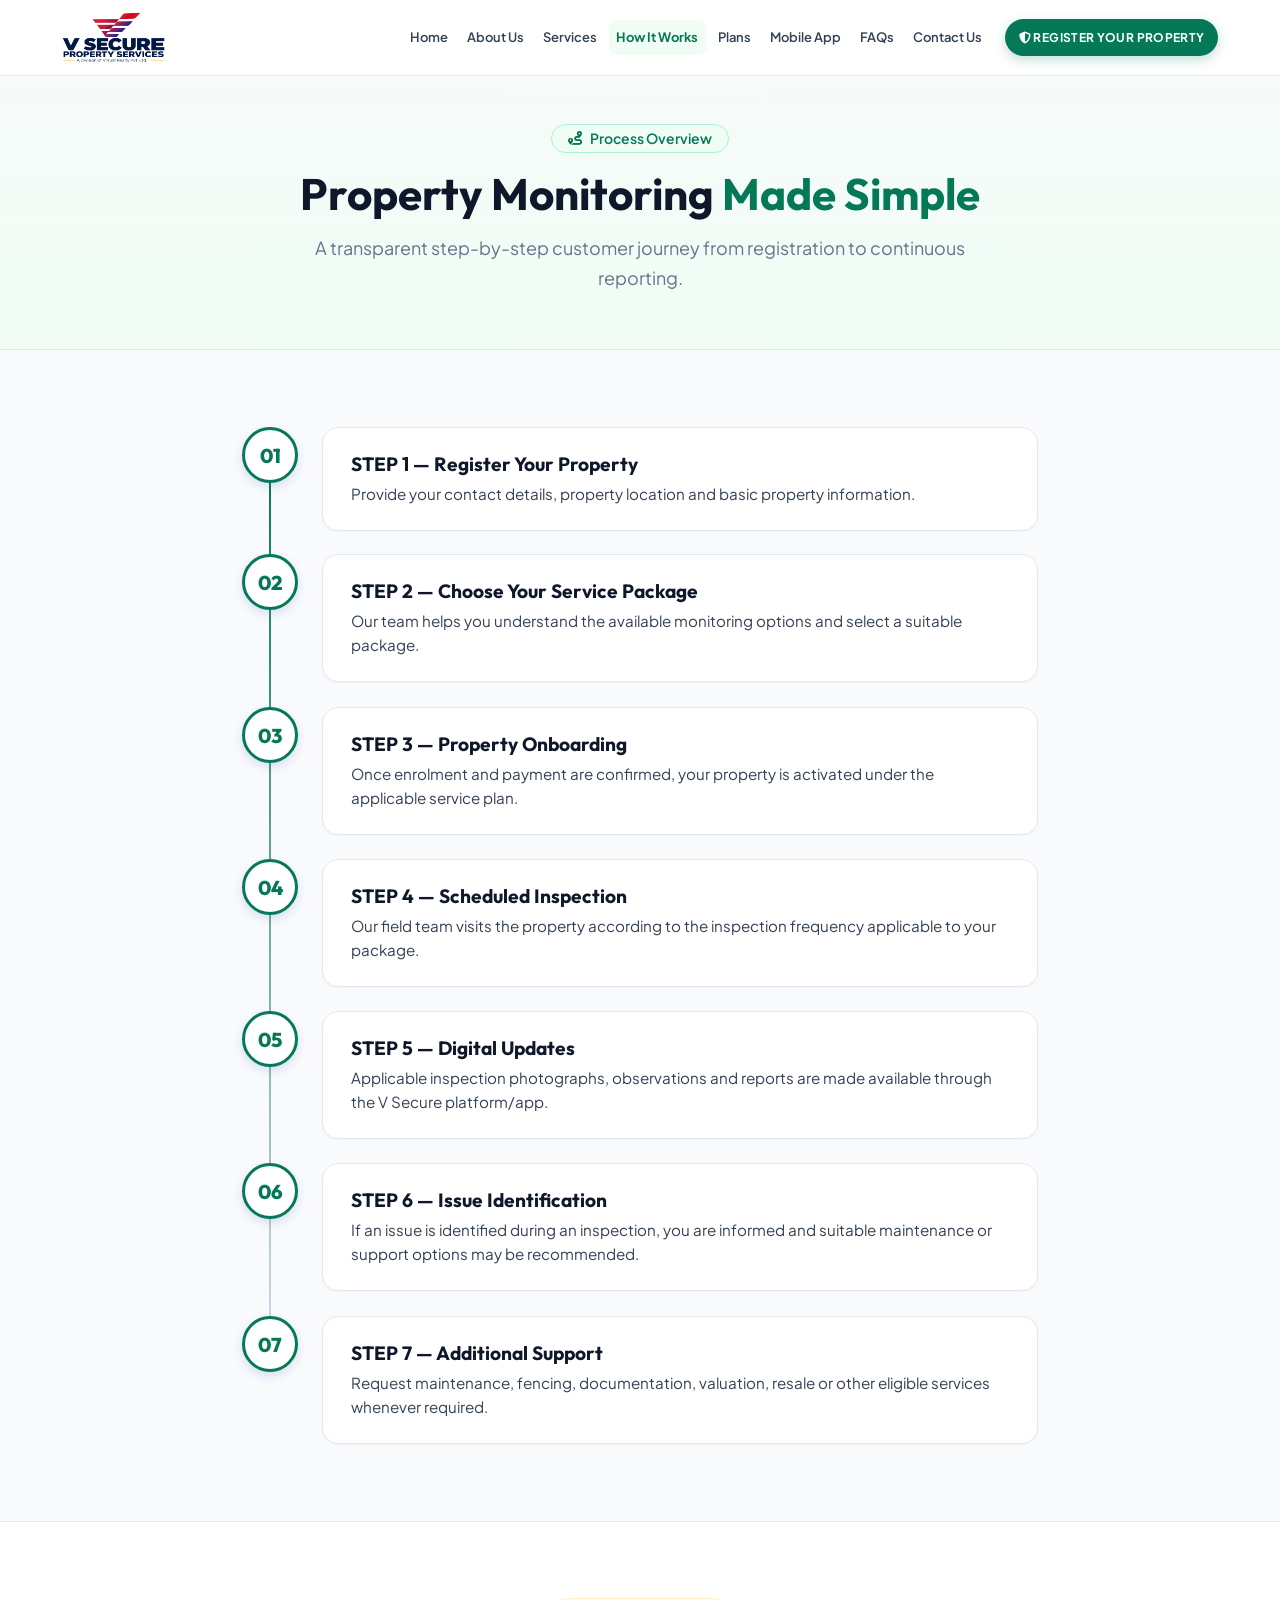
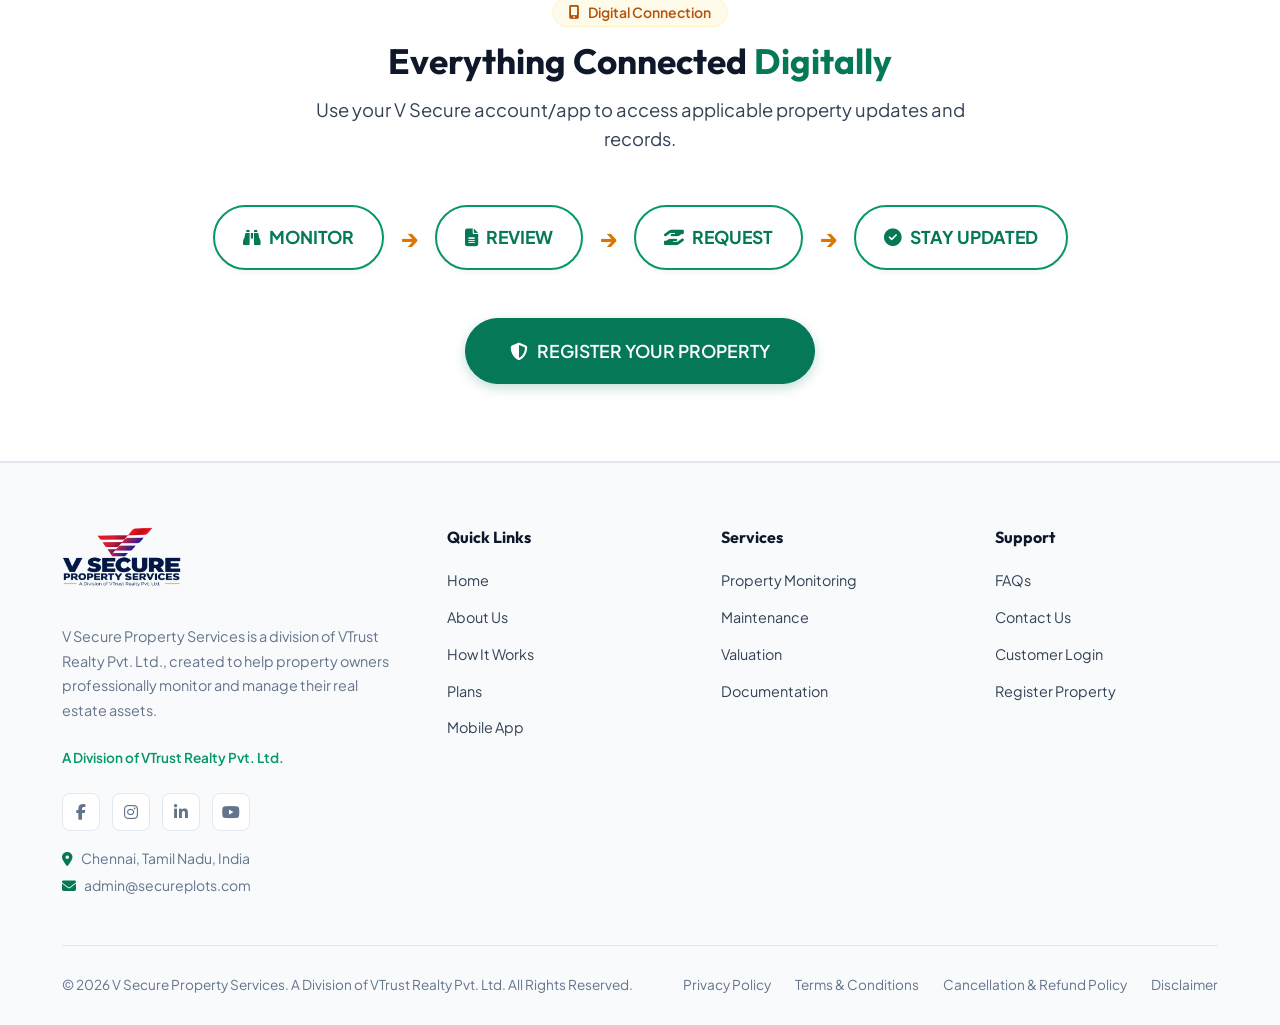
<file: how-it-works.html>
<!DOCTYPE html>
<html lang="en">
<head>
  <meta charset="UTF-8">
  <meta name="viewport" content="width=device-width, initial-scale=1.0">
  <title>How It Works — V Secure Property Services</title>
  <meta name="description" content="Property Monitoring Made Simple. Learn the 7-step customer journey from registration to digital updates with V Secure Property Services.">
  <!-- Favicon & App Icons -->
  <link rel="icon" type="image/x-icon" href="favicon.ico">
  <link rel="icon" type="image/png" sizes="32x32" href="images/favicon-32x32.png">
  <link rel="icon" type="image/png" sizes="16x16" href="images/favicon-16x16.png">
  <link rel="apple-touch-icon" sizes="180x180" href="images/apple-touch-icon.png">
  <meta property="og:image" content="images/v_secure_logo.png">
  <link rel="stylesheet" href="css/style.css">
  <link rel="stylesheet" href="https://cdnjs.cloudflare.com/ajax/libs/font-awesome/6.5.1/css/all.min.css">
</head>
<body>

  <!-- ========== HEADER ========== -->
  <header class="header" id="header">
    <div class="header__inner">
      <a href="index.html" class="header__logo" aria-label="V Secure Property Services Home">
        <img src="images/v_secure_logo.png" alt="V Secure Property Services" class="header__logo-img">
      </a>

      <div class="header__actions">
        <a href="contact.html#register" class="header__mobile-cta"><i class="fa-solid fa-shield-halved"></i> Register</a>
        <button class="nav-toggle" aria-label="Toggle navigation">
          <span class="nav-toggle__bar"></span>
          <span class="nav-toggle__bar"></span>
          <span class="nav-toggle__bar"></span>
        </button>
      </div>

      <nav class="header__nav" id="nav">
        <div class="nav__drawer-header">
          <a href="index.html" class="nav__drawer-brand" aria-label="V Secure Property Services Home">
            <img src="images/v_secure_logo.png" alt="V Secure Property Services" class="nav__drawer-logo-img">
          </a>
        </div>

        <ul class="nav__list">
          <li><a href="index.html" class="nav__link"><i class="fa-solid fa-house"></i> Home</a></li>
          <li><a href="about.html" class="nav__link"><i class="fa-solid fa-circle-info"></i> About Us</a></li>
          <li><a href="services.html" class="nav__link"><i class="fa-solid fa-shield-halved"></i> Services</a></li>
          <li><a href="how-it-works.html" class="nav__link nav__link--active"><i class="fa-solid fa-route"></i> How It Works</a></li>
          <li><a href="plans.html" class="nav__link"><i class="fa-solid fa-tags"></i> Plans</a></li>
          <li><a href="app.html" class="nav__link"><i class="fa-solid fa-mobile-screen-button"></i> Mobile App</a></li>
          <li><a href="faq.html" class="nav__link"><i class="fa-solid fa-circle-question"></i> FAQs</a></li>
          <li><a href="contact.html" class="nav__link"><i class="fa-solid fa-envelope"></i> Contact Us</a></li>
        </ul>
        <a href="contact.html#register" class="nav__cta"><i class="fa-solid fa-shield-halved"></i> REGISTER YOUR PROPERTY</a>

        <div class="nav__drawer-footer">
          <a href="tel:+919840012345" class="nav__drawer-phone">
            <i class="fa-solid fa-phone"></i>
            <span>+91 98400 12345</span>
          </a>
          <div class="nav__drawer-division">A Division of VTrust Realty Pvt. Ltd.</div>
        </div>
      </nav>
    </div>
  </header>

  <!-- ========== PAGE 4 — HOW IT WORKS: HERO SECTION ========== -->
  <section class="page-hero">
    <div class="container">
      <span class="badge badge--blue"><i class="fa-solid fa-route"></i> Process Overview</span>
      <h1>Property Monitoring <span class="text-primary">Made Simple</span></h1>
      <p>A transparent step-by-step customer journey from registration to continuous reporting.</p>
    </div>
  </section>

  <!-- ========== THE 7 STEPS ========== -->
  <section class="section">
    <div class="container container--narrow">
      <div class="steps">
        <div class="steps__line"></div>

        <!-- STEP 1 -->
        <div class="step">
          <div class="step__marker">01</div>
          <div class="step__content">
            <h3>STEP 1 — Register Your Property</h3>
            <p>Provide your contact details, property location and basic property information.</p>
          </div>
        </div>

        <!-- STEP 2 -->
        <div class="step">
          <div class="step__marker">02</div>
          <div class="step__content">
            <h3>STEP 2 — Choose Your Service Package</h3>
            <p>Our team helps you understand the available monitoring options and select a suitable package.</p>
          </div>
        </div>

        <!-- STEP 3 -->
        <div class="step">
          <div class="step__marker">03</div>
          <div class="step__content">
            <h3>STEP 3 — Property Onboarding</h3>
            <p>Once enrolment and payment are confirmed, your property is activated under the applicable service plan.</p>
          </div>
        </div>

        <!-- STEP 4 -->
        <div class="step">
          <div class="step__marker">04</div>
          <div class="step__content">
            <h3>STEP 4 — Scheduled Inspection</h3>
            <p>Our field team visits the property according to the inspection frequency applicable to your package.</p>
          </div>
        </div>

        <!-- STEP 5 -->
        <div class="step">
          <div class="step__marker">05</div>
          <div class="step__content">
            <h3>STEP 5 — Digital Updates</h3>
            <p>Applicable inspection photographs, observations and reports are made available through the V Secure platform/app.</p>
          </div>
        </div>

        <!-- STEP 6 -->
        <div class="step">
          <div class="step__marker">06</div>
          <div class="step__content">
            <h3>STEP 6 — Issue Identification</h3>
            <p>If an issue is identified during an inspection, you are informed and suitable maintenance or support options may be recommended.</p>
          </div>
        </div>

        <!-- STEP 7 -->
        <div class="step">
          <div class="step__marker">07</div>
          <div class="step__content">
            <h3>STEP 7 — Additional Support</h3>
            <p>Request maintenance, fencing, documentation, valuation, resale or other eligible services whenever required.</p>
          </div>
        </div>

      </div>
    </div>
  </section>

  <!-- ========== EVERYTHING CONNECTED DIGITALLY ========== -->
  <section class="section section--alt">
    <div class="container">
      <div class="section-header">
        <span class="badge badge--gold"><i class="fa-solid fa-mobile-screen-button"></i> Digital Connection</span>
        <h2>Everything Connected <span class="text-primary">Digitally</span></h2>
        <p style="font-size: 1.15rem; color: var(--clr-text-body); max-width: 700px; margin: 0 auto 2rem;">
          Use your V Secure account/app to access applicable property updates and records.
        </p>
      </div>

      <!-- Flow Cycle -->
      <div class="process-flow" style="display: flex; flex-wrap: wrap; justify-content: center; align-items: center; gap: 1rem; margin-bottom: 3rem;">
        <span class="process-flow__step" style="padding: 1rem 1.75rem; font-weight: 700; font-size: 1.1rem; background: var(--clr-bg-white); border: 2px solid var(--clr-primary-light); border-radius: 9999px; color: var(--clr-primary); box-shadow: var(--shadow-sm);">
          <i class="fa-solid fa-binoculars"></i> MONITOR
        </span>
        <span class="process-flow__arrow" style="font-size: 1.5rem; color: var(--clr-accent-gold); font-weight: 800;">&rarr;</span>
        <span class="process-flow__step" style="padding: 1rem 1.75rem; font-weight: 700; font-size: 1.1rem; background: var(--clr-bg-white); border: 2px solid var(--clr-primary-light); border-radius: 9999px; color: var(--clr-primary); box-shadow: var(--shadow-sm);">
          <i class="fa-solid fa-file-lines"></i> REVIEW
        </span>
        <span class="process-flow__arrow" style="font-size: 1.5rem; color: var(--clr-accent-gold); font-weight: 800;">&rarr;</span>
        <span class="process-flow__step" style="padding: 1rem 1.75rem; font-weight: 700; font-size: 1.1rem; background: var(--clr-bg-white); border: 2px solid var(--clr-primary-light); border-radius: 9999px; color: var(--clr-primary); box-shadow: var(--shadow-sm);">
          <i class="fa-solid fa-hand-holding-hand"></i> REQUEST
        </span>
        <span class="process-flow__arrow" style="font-size: 1.5rem; color: var(--clr-accent-gold); font-weight: 800;">&rarr;</span>
        <span class="process-flow__step" style="padding: 1rem 1.75rem; font-weight: 700; font-size: 1.1rem; background: var(--clr-bg-white); border: 2px solid var(--clr-primary-light); border-radius: 9999px; color: var(--clr-primary); box-shadow: var(--shadow-sm);">
          <i class="fa-solid fa-circle-check"></i> STAY UPDATED
        </span>
      </div>

      <div style="text-align: center;">
        <a href="contact.html#register" class="btn btn--primary btn--lg" style="padding: 1.1rem 2.75rem; font-size: 1.1rem;">
          <i class="fa-solid fa-shield-halved"></i> REGISTER YOUR PROPERTY
        </a>
      </div>
    </div>
  </section>

  <!-- ========== RECOMMENDED FOOTER ========== -->
  <footer class="footer">
    <div class="container">
      <div class="footer__grid">
        <div class="footer__brand">
          <a href="index.html" class="footer__logo" aria-label="V Secure Property Services Home">
            <img src="images/v_secure_logo.png" alt="V Secure Property Services" class="footer__logo-img">
          </a>
          <p>
            V Secure Property Services is a division of VTrust Realty Pvt. Ltd., created to help property owners professionally monitor and manage their real estate assets.
          </p>
          <p style="font-size: 0.85rem; color: var(--clr-primary-light); font-weight: 600; margin-top: 0.5rem;">
            A Division of VTrust Realty Pvt. Ltd.
          </p>
          <div class="footer__social">
            <a href="#" aria-label="Facebook"><i class="fa-brands fa-facebook-f"></i></a>
            <a href="#" aria-label="Instagram"><i class="fa-brands fa-instagram"></i></a>
            <a href="#" aria-label="LinkedIn"><i class="fa-brands fa-linkedin-in"></i></a>
            <a href="#" aria-label="YouTube"><i class="fa-brands fa-youtube"></i></a>
          </div>
          <div style="margin-top: 1rem; font-size: 0.875rem; color: var(--clr-text-muted);">
            <div><i class="fa-solid fa-location-dot" style="color:var(--clr-primary); margin-right:6px;"></i> Chennai, Tamil Nadu, India</div>
            <div style="margin-top: 4px;"><i class="fa-solid fa-envelope" style="color:var(--clr-primary); margin-right:6px;"></i> admin@secureplots.com</div>
          </div>
        </div>

        <div class="footer__col">
          <h4>Quick Links</h4>
          <ul>
            <li><a href="index.html">Home</a></li>
            <li><a href="about.html">About Us</a></li>
            <li><a href="how-it-works.html">How It Works</a></li>
            <li><a href="plans.html">Plans</a></li>
            <li><a href="app.html">Mobile App</a></li>
          </ul>
        </div>

        <div class="footer__col">
          <h4>Services</h4>
          <ul>
            <li><a href="services.html#monitoring">Property Monitoring</a></li>
            <li><a href="services.html#maintenance">Maintenance</a></li>
            <li><a href="services.html#valuation">Valuation</a></li>
            <li><a href="services.html#documentation">Documentation</a></li>
          </ul>
        </div>

        <div class="footer__col">
          <h4>Support</h4>
          <ul>
            <li><a href="faq.html">FAQs</a></li>
            <li><a href="contact.html">Contact Us</a></li>
            <li><a href="app.html">Customer Login</a></li>
            <li><a href="contact.html#register">Register Property</a></li>
          </ul>
        </div>
      </div>

      <div class="footer__bottom">
        <p>&copy; 2026 V Secure Property Services. A Division of VTrust Realty Pvt. Ltd. All Rights Reserved.</p>
        <div class="footer__policies">
          <a href="#">Privacy Policy</a>
          <a href="#">Terms &amp; Conditions</a>
          <a href="#">Cancellation &amp; Refund Policy</a>
          <a href="#">Disclaimer</a>
        </div>
      </div>
    </div>
  </footer>

  <script src="js/main.js"></script>
</body>
</html>
</file>
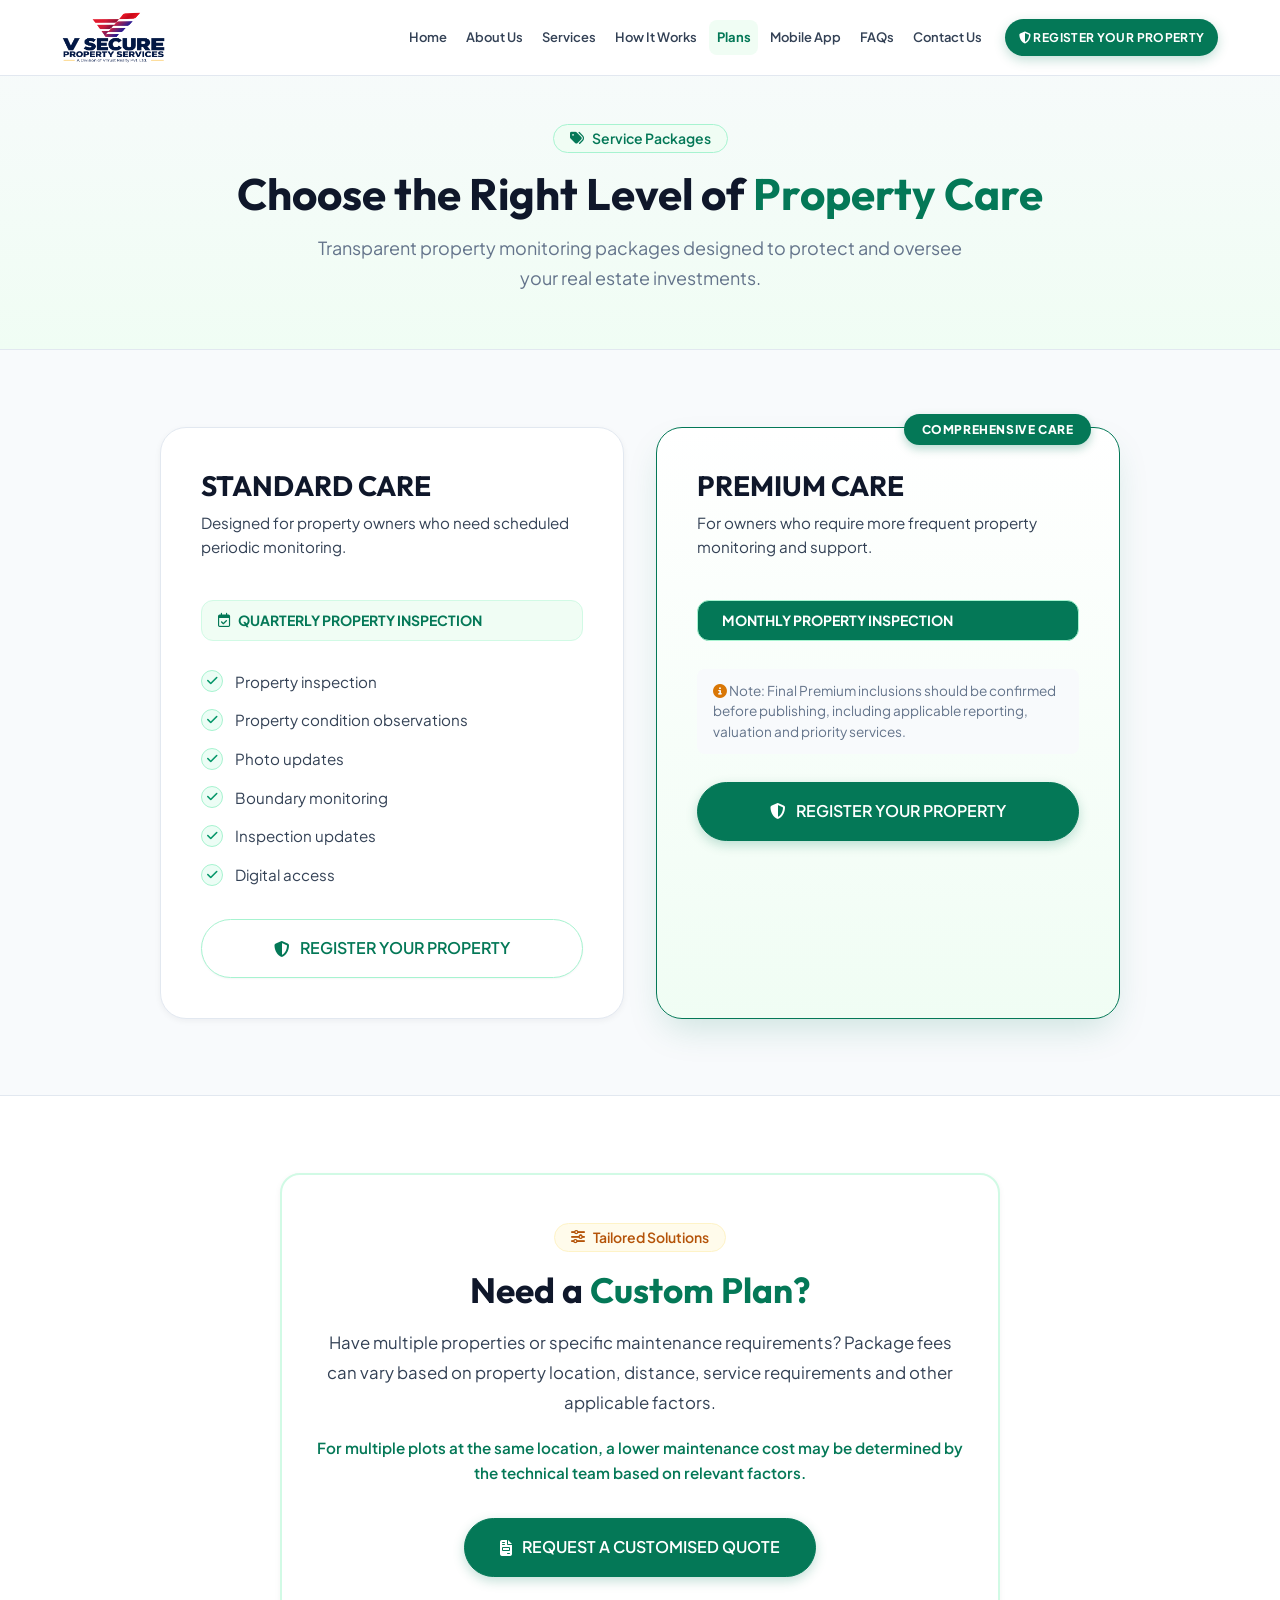
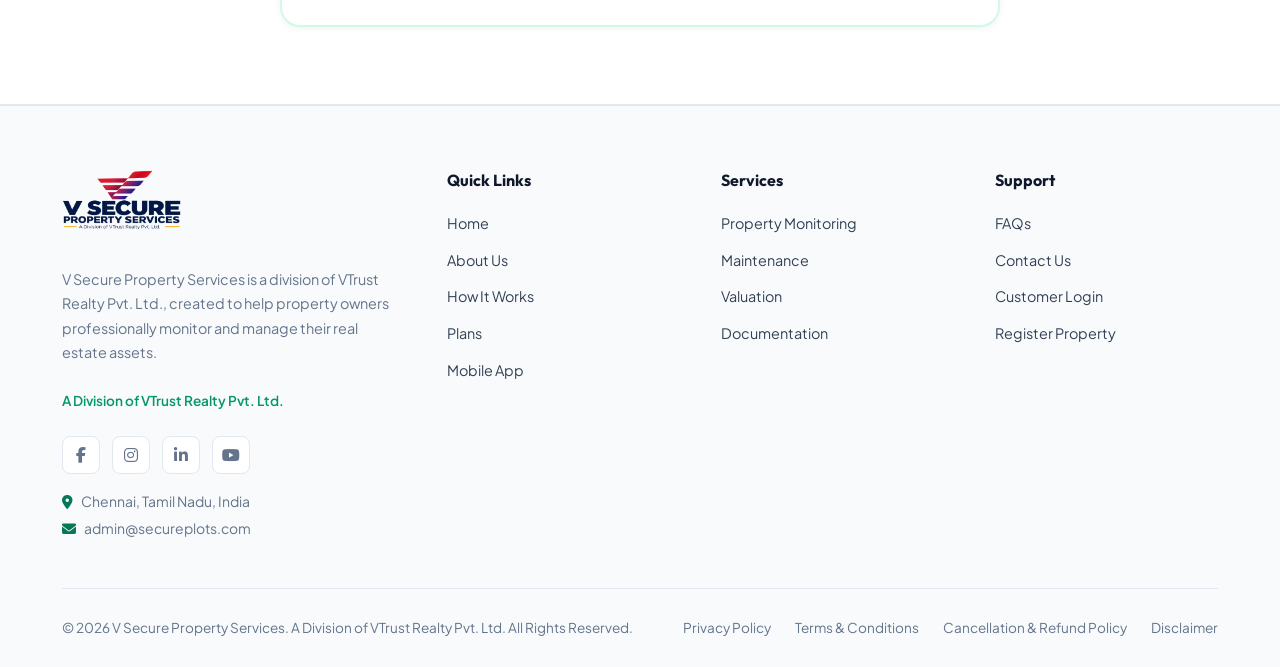
<file: plans.html>
<!DOCTYPE html>
<html lang="en">

<head>
  <meta charset="UTF-8">
  <meta name="viewport" content="width=device-width, initial-scale=1.0">
  <title>Plans — V Secure Property Services</title>
  <meta name="description"
    content="Choose the Right Level of Property Care. Standard Care (Quarterly) and Premium Care (Monthly) inspection plans by V Secure Property Services.">
  <!-- Favicon & App Icons -->
  <link rel="icon" type="image/x-icon" href="favicon.ico">
  <link rel="icon" type="image/png" sizes="32x32" href="images/favicon-32x32.png">
  <link rel="icon" type="image/png" sizes="16x16" href="images/favicon-16x16.png">
  <link rel="apple-touch-icon" sizes="180x180" href="images/apple-touch-icon.png">
  <meta property="og:image" content="images/v_secure_logo.png">
  <link rel="stylesheet" href="css/style.css">
  <link rel="stylesheet" href="https://cdnjs.cloudflare.com/ajax/libs/font-awesome/6.5.1/css/all.min.css">
</head>

<body>

  <!-- ========== HEADER ========== -->
  <header class="header" id="header">
    <div class="header__inner">
      <a href="index.html" class="header__logo" aria-label="V Secure Property Services Home">
        <img src="images/v_secure_logo.png" alt="V Secure Property Services" class="header__logo-img">
      </a>

      <div class="header__actions">
        <a href="contact.html#register" class="header__mobile-cta"><i class="fa-solid fa-shield-halved"></i>
          Register</a>
        <button class="nav-toggle" aria-label="Toggle navigation">
          <span class="nav-toggle__bar"></span>
          <span class="nav-toggle__bar"></span>
          <span class="nav-toggle__bar"></span>
        </button>
      </div>

      <nav class="header__nav" id="nav">
        <div class="nav__drawer-header">
          <a href="index.html" class="nav__drawer-brand" aria-label="V Secure Property Services Home">
            <img src="images/v_secure_logo.png" alt="V Secure Property Services" class="nav__drawer-logo-img">
          </a>
        </div>

        <ul class="nav__list">
          <li><a href="index.html" class="nav__link"><i class="fa-solid fa-house"></i> Home</a></li>
          <li><a href="about.html" class="nav__link"><i class="fa-solid fa-circle-info"></i> About Us</a></li>
          <li><a href="services.html" class="nav__link"><i class="fa-solid fa-shield-halved"></i> Services</a></li>
          <li><a href="how-it-works.html" class="nav__link"><i class="fa-solid fa-route"></i> How It Works</a></li>
          <li><a href="plans.html" class="nav__link nav__link--active"><i class="fa-solid fa-tags"></i> Plans</a></li>
          <li><a href="app.html" class="nav__link"><i class="fa-solid fa-mobile-screen-button"></i> Mobile App</a></li>
          <li><a href="faq.html" class="nav__link"><i class="fa-solid fa-circle-question"></i> FAQs</a></li>
          <li><a href="contact.html" class="nav__link"><i class="fa-solid fa-envelope"></i> Contact Us</a></li>
        </ul>
        <a href="contact.html#register" class="nav__cta"><i class="fa-solid fa-shield-halved"></i> REGISTER YOUR
          PROPERTY</a>

        <div class="nav__drawer-footer">
          <a href="tel:+919840012345" class="nav__drawer-phone">
            <i class="fa-solid fa-phone"></i>
            <span>+91 98400 12345</span>
          </a>
          <div class="nav__drawer-division">A Division of VTrust Realty Pvt. Ltd.</div>
        </div>
      </nav>
    </div>
  </header>

  <!-- ========== PAGE 5 — PLANS: HERO SECTION ========== -->
  <section class="page-hero">
    <div class="container">
      <span class="badge badge--blue"><i class="fa-solid fa-tags"></i> Service Packages</span>
      <h1>Choose the Right Level of <span class="text-primary">Property Care</span></h1>
      <p>Transparent property monitoring packages designed to protect and oversee your real estate investments.</p>
    </div>
  </section>

  <!-- ========== PLANS COMPARISON SECTION ========== -->
  <section class="section">
    <div class="container">
      <div class="plans-grid">

        <!-- STANDARD CARE -->
        <div class="plan-card">
          <div style="margin-bottom: 1.25rem;">
            <h3 style="font-size: 1.75rem; color: var(--clr-text-title); margin-bottom: 0.5rem;">STANDARD CARE</h3>
            <p class="plan-card__subtitle" style="font-size: 0.95rem; color: var(--clr-text-body); line-height: 1.6;">
              Designed for property owners who need scheduled periodic monitoring.
            </p>
          </div>

          <div class="plan-card__frequency"
            style="background: var(--clr-bg-tint-blue); border-color: var(--clr-primary-subtle); color: var(--clr-primary); font-weight: 700; margin-bottom: 1.75rem;">
            <i class="fa-regular fa-calendar-check"></i> QUARTERLY PROPERTY INSPECTION
          </div>

          <ul class="plan-card__features" style="margin-bottom: 2rem;">
            <li>
              <span class="check-icon"><i class="fa-solid fa-check"></i></span>
              Property inspection
            </li>
            <li>
              <span class="check-icon"><i class="fa-solid fa-check"></i></span>
              Property condition observations
            </li>
            <li>
              <span class="check-icon"><i class="fa-solid fa-check"></i></span>
              Photo updates
            </li>
            <li>
              <span class="check-icon"><i class="fa-solid fa-check"></i></span>
              Boundary monitoring
            </li>
            <li>
              <span class="check-icon"><i class="fa-solid fa-check"></i></span>
              Inspection updates
            </li>
            <li>
              <span class="check-icon"><i class="fa-solid fa-check"></i></span>
              Digital access
            </li>
          </ul>

          <a href="contact.html#register" class="btn btn--secondary btn--lg" style="width: 100%; text-align: center;">
            <i class="fa-solid fa-shield-halved"></i> REGISTER YOUR PROPERTY
          </a>
        </div>

        <!-- PREMIUM CARE -->
        <div class="plan-card plan-card--featured">
          <div class="plan-card__badge">Comprehensive Care</div>

          <div style="margin-bottom: 1.25rem;">
            <h3 style="font-size: 1.75rem; color: var(--clr-text-title); margin-bottom: 0.5rem;">PREMIUM CARE</h3>
            <p class="plan-card__subtitle" style="font-size: 0.95rem; color: var(--clr-text-body); line-height: 1.6;">
              For owners who require more frequent property monitoring and support.
            </p>
          </div>

          <div class="plan-card__frequency"
            style="background: var(--clr-primary); color: #ffffff; font-weight: 700; margin-bottom: 1.75rem;">
            <i class="fa-regular fa-calendar-star"></i> MONTHLY PROPERTY INSPECTION
          </div>

          <!-- <ul class="plan-card__features" style="margin-bottom: 1.5rem;">
            <li>
              <span class="check-icon"><i class="fa-solid fa-check"></i></span>
              Monthly property inspection
            </li>
            <li>
              <span class="check-icon"><i class="fa-solid fa-check"></i></span>
              Property condition observations
            </li>
            <li>
              <span class="check-icon"><i class="fa-solid fa-check"></i></span>
              Photo &amp; video updates
            </li>
            <li>
              <span class="check-icon"><i class="fa-solid fa-check"></i></span>
              Boundary monitoring &amp; priority alerts
            </li>
            <li>
              <span class="check-icon"><i class="fa-solid fa-check"></i></span>
              Inspection updates &amp; digital access
            </li>
            <li>
              <span class="check-icon"><i class="fa-solid fa-check"></i></span>
              Reporting, valuation &amp; priority services
            </li>
          </ul> -->

          <div
            style="font-size: 0.85rem; color: var(--clr-text-muted); background: var(--clr-bg-page); padding: 0.75rem 1rem; border-radius: 8px; margin-bottom: 1.75rem; line-height: 1.5;">
            <i class="fa-solid fa-circle-info" style="color:var(--clr-accent-gold);"></i> Note: Final Premium inclusions
            should be confirmed before publishing, including applicable reporting, valuation and priority services.
          </div>

          <a href="contact.html#register" class="btn btn--primary btn--lg" style="width: 100%; text-align: center;">
            <i class="fa-solid fa-shield-halved"></i> REGISTER YOUR PROPERTY
          </a>
        </div>

      </div>
    </div>
  </section>

  <!-- ========== NEED A CUSTOM PLAN? ========== -->
  <section class="section section--alt">
    <div class="container container--narrow">
      <div
        style="text-align: center; max-width: 720px; margin: 0 auto; background: var(--clr-bg-white); border: 2px solid var(--clr-primary-subtle); border-radius: var(--radius-xl); padding: 3rem 2rem; box-shadow: var(--shadow-sm);">
        <span class="badge badge--gold" style="margin-bottom: 1rem;"><i class="fa-solid fa-sliders"></i> Tailored
          Solutions</span>
        <h2 style="font-size: var(--fs-h2); color: var(--clr-text-title); margin-bottom: 1rem;">
          Need a <span class="text-primary">Custom Plan?</span>
        </h2>
        <p style="font-size: 1.05rem; color: var(--clr-text-body); line-height: 1.8; margin-bottom: 1rem;">
          Have multiple properties or specific maintenance requirements? Package fees can vary based on property
          location, distance, service requirements and other applicable factors.
        </p>
        <p
          style="font-size: 0.95rem; color: var(--clr-primary); font-weight: 600; line-height: 1.7; margin-bottom: 2rem;">
          For multiple plots at the same location, a lower maintenance cost may be determined by the technical team
          based on relevant factors.
        </p>
        <a href="contact.html#register" class="btn btn--primary btn--lg">
          <i class="fa-solid fa-file-invoice"></i> REQUEST A CUSTOMISED QUOTE
        </a>
      </div>
    </div>
  </section>

  <!-- ========== RECOMMENDED FOOTER ========== -->
  <footer class="footer">
    <div class="container">
      <div class="footer__grid">
        <div class="footer__brand">
          <a href="index.html" class="footer__logo" aria-label="V Secure Property Services Home">
            <img src="images/v_secure_logo.png" alt="V Secure Property Services" class="footer__logo-img">
          </a>
          <p>
            V Secure Property Services is a division of VTrust Realty Pvt. Ltd., created to help property owners
            professionally monitor and manage their real estate assets.
          </p>
          <p style="font-size: 0.85rem; color: var(--clr-primary-light); font-weight: 600; margin-top: 0.5rem;">
            A Division of VTrust Realty Pvt. Ltd.
          </p>
          <div class="footer__social">
            <a href="#" aria-label="Facebook"><i class="fa-brands fa-facebook-f"></i></a>
            <a href="#" aria-label="Instagram"><i class="fa-brands fa-instagram"></i></a>
            <a href="#" aria-label="LinkedIn"><i class="fa-brands fa-linkedin-in"></i></a>
            <a href="#" aria-label="YouTube"><i class="fa-brands fa-youtube"></i></a>
          </div>
          <div style="margin-top: 1rem; font-size: 0.875rem; color: var(--clr-text-muted);">
            <div><i class="fa-solid fa-location-dot" style="color:var(--clr-primary); margin-right:6px;"></i> Chennai,
              Tamil Nadu, India</div>
            <div style="margin-top: 4px;"><i class="fa-solid fa-envelope"
                style="color:var(--clr-primary); margin-right:6px;"></i> admin@secureplots.com</div>
          </div>
        </div>

        <div class="footer__col">
          <h4>Quick Links</h4>
          <ul>
            <li><a href="index.html">Home</a></li>
            <li><a href="about.html">About Us</a></li>
            <li><a href="how-it-works.html">How It Works</a></li>
            <li><a href="plans.html">Plans</a></li>
            <li><a href="app.html">Mobile App</a></li>
          </ul>
        </div>

        <div class="footer__col">
          <h4>Services</h4>
          <ul>
            <li><a href="services.html#monitoring">Property Monitoring</a></li>
            <li><a href="services.html#maintenance">Maintenance</a></li>
            <li><a href="services.html#valuation">Valuation</a></li>
            <li><a href="services.html#documentation">Documentation</a></li>
          </ul>
        </div>

        <div class="footer__col">
          <h4>Support</h4>
          <ul>
            <li><a href="faq.html">FAQs</a></li>
            <li><a href="contact.html">Contact Us</a></li>
            <li><a href="app.html">Customer Login</a></li>
            <li><a href="contact.html#register">Register Property</a></li>
          </ul>
        </div>
      </div>

      <div class="footer__bottom">
        <p>&copy; 2026 V Secure Property Services. A Division of VTrust Realty Pvt. Ltd. All Rights Reserved.</p>
        <div class="footer__policies">
          <a href="#">Privacy Policy</a>
          <a href="#">Terms &amp; Conditions</a>
          <a href="#">Cancellation &amp; Refund Policy</a>
          <a href="#">Disclaimer</a>
        </div>
      </div>
    </div>
  </footer>

  <script src="js/main.js"></script>
</body>

</html>
</file>
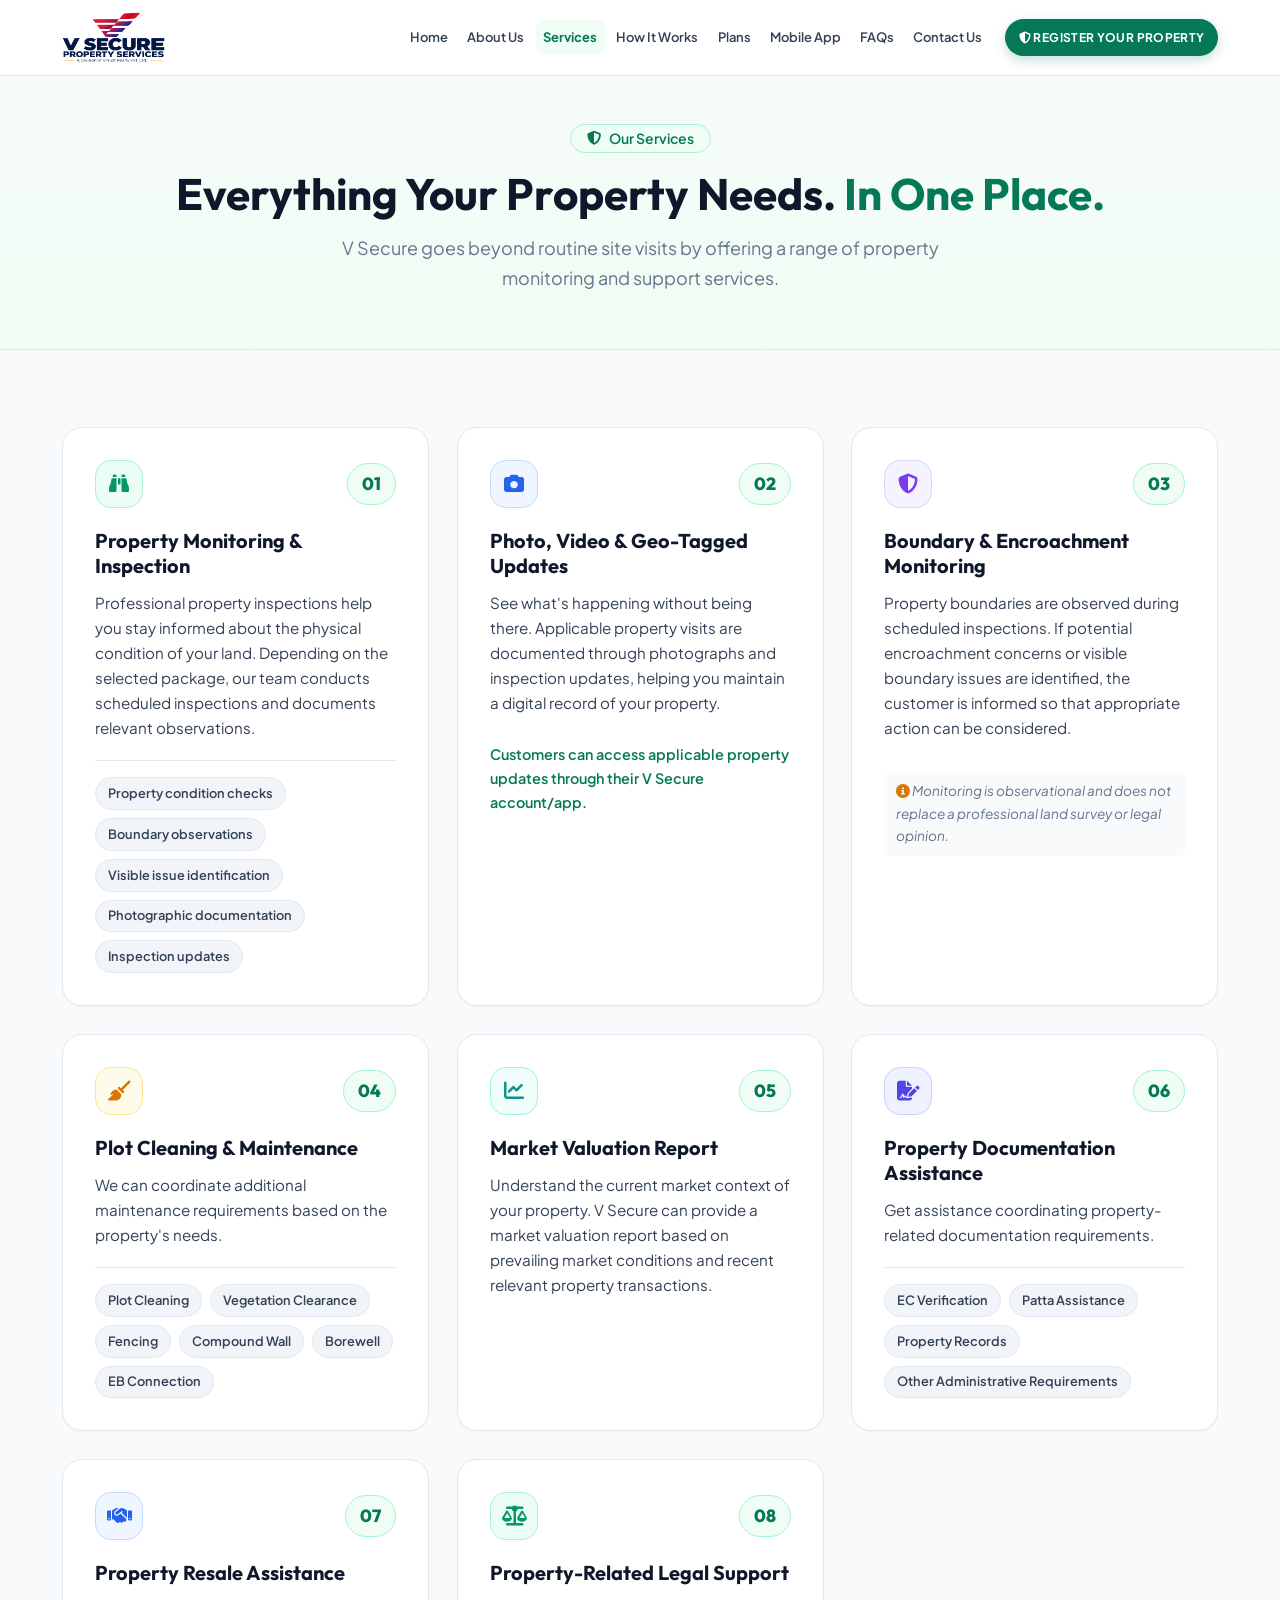
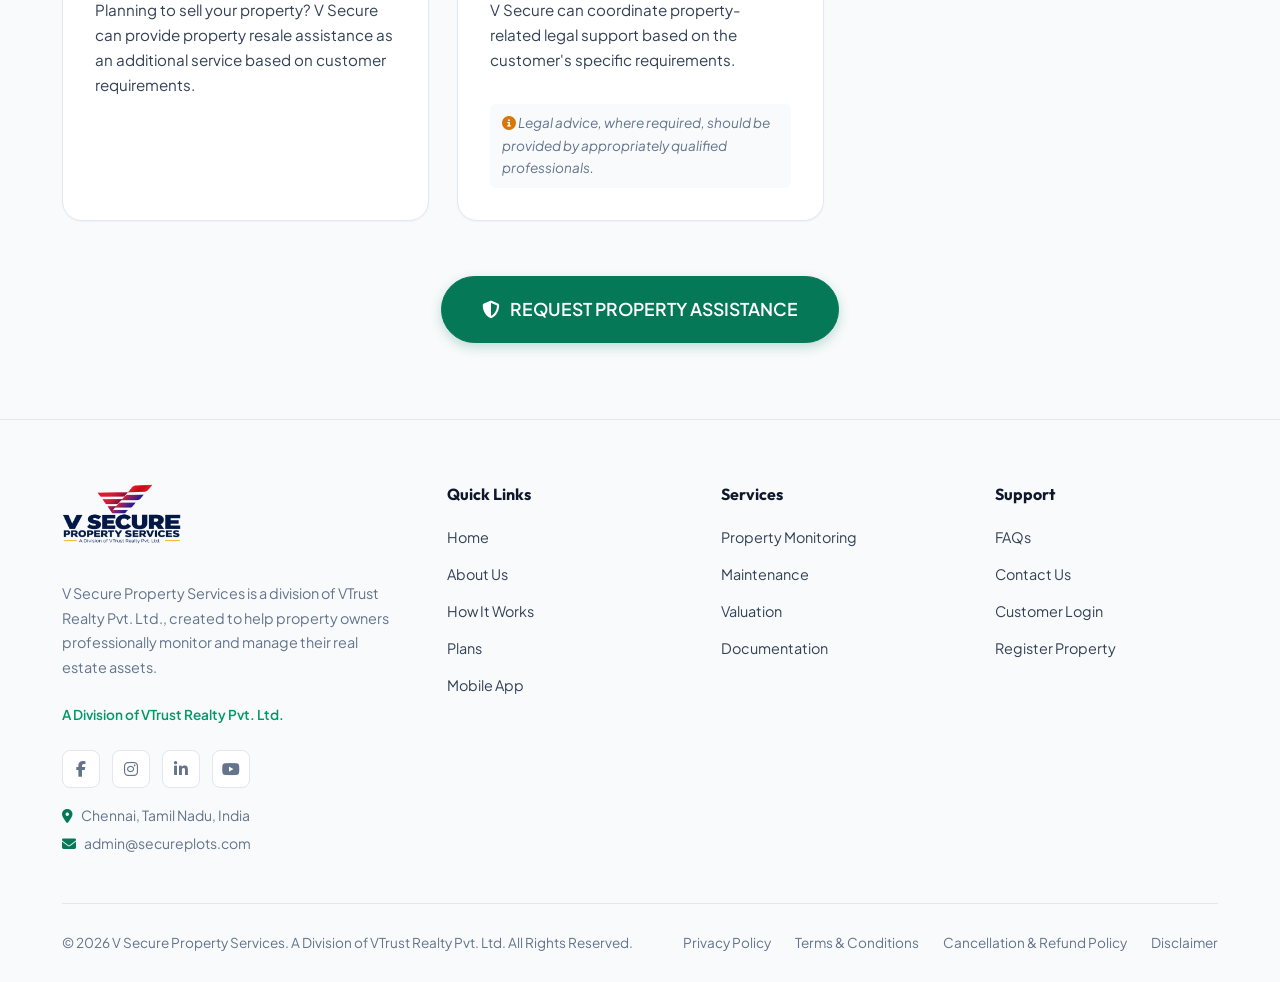
<file: services.html>
<!DOCTYPE html>
<html lang="en">
<head>
  <meta charset="UTF-8">
  <meta name="viewport" content="width=device-width, initial-scale=1.0">
  <title>Services — V Secure Property Services</title>
  <meta name="description" content="Everything Your Property Needs. In One Place. Professional property monitoring, photo updates, boundary monitoring, plot cleaning, market valuation and documentation.">
  <!-- Favicon & App Icons -->
  <link rel="icon" type="image/x-icon" href="favicon.ico">
  <link rel="icon" type="image/png" sizes="32x32" href="images/favicon-32x32.png">
  <link rel="icon" type="image/png" sizes="16x16" href="images/favicon-16x16.png">
  <link rel="apple-touch-icon" sizes="180x180" href="images/apple-touch-icon.png">
  <meta property="og:image" content="images/v_secure_logo.png">
  <link rel="stylesheet" href="css/style.css">
  <link rel="stylesheet" href="https://cdnjs.cloudflare.com/ajax/libs/font-awesome/6.5.1/css/all.min.css">
</head>
<body>

  <!-- ========== HEADER ========== -->
  <header class="header" id="header">
    <div class="header__inner">
      <a href="index.html" class="header__logo" aria-label="V Secure Property Services Home">
        <img src="images/v_secure_logo.png" alt="V Secure Property Services" class="header__logo-img">
      </a>

      <div class="header__actions">
        <a href="contact.html#register" class="header__mobile-cta"><i class="fa-solid fa-shield-halved"></i> Register</a>
        <button class="nav-toggle" aria-label="Toggle navigation">
          <span class="nav-toggle__bar"></span>
          <span class="nav-toggle__bar"></span>
          <span class="nav-toggle__bar"></span>
        </button>
      </div>

      <nav class="header__nav" id="nav">
        <div class="nav__drawer-header">
          <a href="index.html" class="nav__drawer-brand" aria-label="V Secure Property Services Home">
            <img src="images/v_secure_logo.png" alt="V Secure Property Services" class="nav__drawer-logo-img">
          </a>
        </div>

        <ul class="nav__list">
          <li><a href="index.html" class="nav__link"><i class="fa-solid fa-house"></i> Home</a></li>
          <li><a href="about.html" class="nav__link"><i class="fa-solid fa-circle-info"></i> About Us</a></li>
          <li><a href="services.html" class="nav__link nav__link--active"><i class="fa-solid fa-shield-halved"></i> Services</a></li>
          <li><a href="how-it-works.html" class="nav__link"><i class="fa-solid fa-route"></i> How It Works</a></li>
          <li><a href="plans.html" class="nav__link"><i class="fa-solid fa-tags"></i> Plans</a></li>
          <li><a href="app.html" class="nav__link"><i class="fa-solid fa-mobile-screen-button"></i> Mobile App</a></li>
          <li><a href="faq.html" class="nav__link"><i class="fa-solid fa-circle-question"></i> FAQs</a></li>
          <li><a href="contact.html" class="nav__link"><i class="fa-solid fa-envelope"></i> Contact Us</a></li>
        </ul>
        <a href="contact.html#register" class="nav__cta"><i class="fa-solid fa-shield-halved"></i> REGISTER YOUR PROPERTY</a>

        <div class="nav__drawer-footer">
          <a href="tel:+919840012345" class="nav__drawer-phone">
            <i class="fa-solid fa-phone"></i>
            <span>+91 98400 12345</span>
          </a>
          <div class="nav__drawer-division">A Division of VTrust Realty Pvt. Ltd.</div>
        </div>
      </nav>
    </div>
  </header>

  <!-- ========== PAGE 3 — SERVICES: HERO SECTION ========== -->
  <section class="page-hero">
    <div class="container">
      <span class="badge badge--blue"><i class="fa-solid fa-shield-halved"></i> Our Services</span>
      <h1>Everything Your Property Needs. <span class="text-primary">In One Place.</span></h1>
      <p>V Secure goes beyond routine site visits by offering a range of property monitoring and support services.</p>
    </div>
  </section>

  <!-- ========== SERVICES GRID ========== -->
  <section class="section">
    <div class="container">
      <div class="services-grid">

        <!-- 01 — Property Monitoring & Inspection -->
        <div class="service-card" id="monitoring">
          <div class="service-card__header">
            <div class="benefit-card__icon icon-emerald" style="margin-bottom:0; width:48px; height:48px; font-size:1.25rem;">
              <i class="fa-solid fa-binoculars"></i>
            </div>
            <div class="service-card__number">01</div>
          </div>
          <h3>Property Monitoring &amp; Inspection</h3>
          <p>Professional property inspections help you stay informed about the physical condition of your land. Depending on the selected package, our team conducts scheduled inspections and documents relevant observations.</p>
          <div class="service-card__tags">
            <span class="service-card__tag">Property condition checks</span>
            <span class="service-card__tag">Boundary observations</span>
            <span class="service-card__tag">Visible issue identification</span>
            <span class="service-card__tag">Photographic documentation</span>
            <span class="service-card__tag">Inspection updates</span>
          </div>
        </div>

        <!-- 02 — Photo, Video & Geo-Tagged Updates -->
        <div class="service-card">
          <div class="service-card__header">
            <div class="benefit-card__icon icon-blue" style="margin-bottom:0; width:48px; height:48px; font-size:1.25rem;">
              <i class="fa-solid fa-camera"></i>
            </div>
            <div class="service-card__number">02</div>
          </div>
          <h3>Photo, Video &amp; Geo-Tagged Updates</h3>
          <p>See what's happening without being there. Applicable property visits are documented through photographs and inspection updates, helping you maintain a digital record of your property.</p>
          <p style="font-size: 0.9rem; color: var(--clr-primary); font-weight: 600; margin-top: 0.5rem;">
            Customers can access applicable property updates through their V Secure account/app.
          </p>
        </div>

        <!-- 03 — Boundary & Encroachment Monitoring -->
        <div class="service-card">
          <div class="service-card__header">
            <div class="benefit-card__icon icon-purple" style="margin-bottom:0; width:48px; height:48px; font-size:1.25rem;">
              <i class="fa-solid fa-shield-halved"></i>
            </div>
            <div class="service-card__number">03</div>
          </div>
          <h3>Boundary &amp; Encroachment Monitoring</h3>
          <p>Property boundaries are observed during scheduled inspections. If potential encroachment concerns or visible boundary issues are identified, the customer is informed so that appropriate action can be considered.</p>
          <div style="font-size: 0.85rem; color: var(--clr-text-muted); font-style: italic; margin-top: 0.75rem; padding: 0.5rem 0.75rem; background: var(--clr-bg-page); border-radius: 6px;">
            <i class="fa-solid fa-circle-info" style="color:var(--clr-accent-gold);"></i> Monitoring is observational and does not replace a professional land survey or legal opinion.
          </div>
        </div>

        <!-- 04 — Plot Cleaning & Maintenance -->
        <div class="service-card" id="maintenance">
          <div class="service-card__header">
            <div class="benefit-card__icon icon-amber" style="margin-bottom:0; width:48px; height:48px; font-size:1.25rem;">
              <i class="fa-solid fa-broom"></i>
            </div>
            <div class="service-card__number">04</div>
          </div>
          <h3>Plot Cleaning &amp; Maintenance</h3>
          <p>We can coordinate additional maintenance requirements based on the property's needs.</p>
          <div class="service-card__tags">
            <span class="service-card__tag">Plot Cleaning</span>
            <span class="service-card__tag">Vegetation Clearance</span>
            <span class="service-card__tag">Fencing</span>
            <span class="service-card__tag">Compound Wall</span>
            <span class="service-card__tag">Borewell</span>
            <span class="service-card__tag">EB Connection</span>
          </div>
        </div>

        <!-- 05 — Market Valuation Report -->
        <div class="service-card" id="valuation">
          <div class="service-card__header">
            <div class="benefit-card__icon icon-teal" style="margin-bottom:0; width:48px; height:48px; font-size:1.25rem;">
              <i class="fa-solid fa-chart-line"></i>
            </div>
            <div class="service-card__number">05</div>
          </div>
          <h3>Market Valuation Report</h3>
          <p>Understand the current market context of your property. V Secure can provide a market valuation report based on prevailing market conditions and recent relevant property transactions.</p>
        </div>

        <!-- 06 — Property Documentation Assistance -->
        <div class="service-card" id="documentation">
          <div class="service-card__header">
            <div class="benefit-card__icon icon-indigo" style="margin-bottom:0; width:48px; height:48px; font-size:1.25rem;">
              <i class="fa-solid fa-file-signature"></i>
            </div>
            <div class="service-card__number">06</div>
          </div>
          <h3>Property Documentation Assistance</h3>
          <p>Get assistance coordinating property-related documentation requirements.</p>
          <div class="service-card__tags">
            <span class="service-card__tag">EC Verification</span>
            <span class="service-card__tag">Patta Assistance</span>
            <span class="service-card__tag">Property Records</span>
            <span class="service-card__tag">Other Administrative Requirements</span>
          </div>
        </div>

        <!-- 07 — Property Resale Assistance -->
        <div class="service-card">
          <div class="service-card__header">
            <div class="benefit-card__icon icon-blue" style="margin-bottom:0; width:48px; height:48px; font-size:1.25rem;">
              <i class="fa-solid fa-handshake"></i>
            </div>
            <div class="service-card__number">07</div>
          </div>
          <h3>Property Resale Assistance</h3>
          <p>Planning to sell your property? V Secure can provide property resale assistance as an additional service based on customer requirements.</p>
        </div>

        <!-- 08 — Property-Related Legal Support -->
        <div class="service-card">
          <div class="service-card__header">
            <div class="benefit-card__icon icon-emerald" style="margin-bottom:0; width:48px; height:48px; font-size:1.25rem;">
              <i class="fa-solid fa-scale-balanced"></i>
            </div>
            <div class="service-card__number">08</div>
          </div>
          <h3>Property-Related Legal Support</h3>
          <p>V Secure can coordinate property-related legal support based on the customer's specific requirements.</p>
          <div style="font-size: 0.85rem; color: var(--clr-text-muted); font-style: italic; margin-top: 0.75rem; padding: 0.5rem 0.75rem; background: var(--clr-bg-page); border-radius: 6px;">
            <i class="fa-solid fa-circle-info" style="color:var(--clr-accent-gold);"></i> Legal advice, where required, should be provided by appropriately qualified professionals.
          </div>
        </div>

      </div>

      <!-- Closing CTA Button -->
      <div style="text-align: center; margin-top: 3.5rem;">
        <a href="contact.html#register" class="btn btn--primary btn--lg" style="padding: 1.1rem 2.5rem; font-size: 1.1rem;">
          <i class="fa-solid fa-shield-halved"></i> REQUEST PROPERTY ASSISTANCE
        </a>
      </div>
    </div>
  </section>

  <!-- ========== RECOMMENDED FOOTER ========== -->
  <footer class="footer">
    <div class="container">
      <div class="footer__grid">
        <div class="footer__brand">
          <a href="index.html" class="footer__logo" aria-label="V Secure Property Services Home">
            <img src="images/v_secure_logo.png" alt="V Secure Property Services" class="footer__logo-img">
          </a>
          <p>
            V Secure Property Services is a division of VTrust Realty Pvt. Ltd., created to help property owners professionally monitor and manage their real estate assets.
          </p>
          <p style="font-size: 0.85rem; color: var(--clr-primary-light); font-weight: 600; margin-top: 0.5rem;">
            A Division of VTrust Realty Pvt. Ltd.
          </p>
          <div class="footer__social">
            <a href="#" aria-label="Facebook"><i class="fa-brands fa-facebook-f"></i></a>
            <a href="#" aria-label="Instagram"><i class="fa-brands fa-instagram"></i></a>
            <a href="#" aria-label="LinkedIn"><i class="fa-brands fa-linkedin-in"></i></a>
            <a href="#" aria-label="YouTube"><i class="fa-brands fa-youtube"></i></a>
          </div>
          <div style="margin-top: 1rem; font-size: 0.875rem; color: var(--clr-text-muted);">
            <div><i class="fa-solid fa-location-dot" style="color:var(--clr-primary); margin-right:6px;"></i> Chennai, Tamil Nadu, India</div>
            <div style="margin-top: 4px;"><i class="fa-solid fa-envelope" style="color:var(--clr-primary); margin-right:6px;"></i> admin@secureplots.com</div>
          </div>
        </div>

        <div class="footer__col">
          <h4>Quick Links</h4>
          <ul>
            <li><a href="index.html">Home</a></li>
            <li><a href="about.html">About Us</a></li>
            <li><a href="how-it-works.html">How It Works</a></li>
            <li><a href="plans.html">Plans</a></li>
            <li><a href="app.html">Mobile App</a></li>
          </ul>
        </div>

        <div class="footer__col">
          <h4>Services</h4>
          <ul>
            <li><a href="services.html#monitoring">Property Monitoring</a></li>
            <li><a href="services.html#maintenance">Maintenance</a></li>
            <li><a href="services.html#valuation">Valuation</a></li>
            <li><a href="services.html#documentation">Documentation</a></li>
          </ul>
        </div>

        <div class="footer__col">
          <h4>Support</h4>
          <ul>
            <li><a href="faq.html">FAQs</a></li>
            <li><a href="contact.html">Contact Us</a></li>
            <li><a href="app.html">Customer Login</a></li>
            <li><a href="contact.html#register">Register Property</a></li>
          </ul>
        </div>
      </div>

      <div class="footer__bottom">
        <p>&copy; 2026 V Secure Property Services. A Division of VTrust Realty Pvt. Ltd. All Rights Reserved.</p>
        <div class="footer__policies">
          <a href="#">Privacy Policy</a>
          <a href="#">Terms &amp; Conditions</a>
          <a href="#">Cancellation &amp; Refund Policy</a>
          <a href="#">Disclaimer</a>
        </div>
      </div>
    </div>
  </footer>

  <script src="js/main.js"></script>
</body>
</html>
</file>
<file: css/style.css>
/* ==========================================================================
   V SECURE PROPERTY SERVICES — Executive Light Theme Design System
   A Division of VTrust Realty Pvt. Ltd.
   Ultra-Clean Corporate Palette & Responsive Mobile Drawer
   ========================================================================== */

/* ---------- Google Fonts ---------- */
@import url('https://fonts.googleapis.com/css2?family=Plus+Jakarta+Sans:wght@400;500;600;700;800&family=Outfit:wght@500;600;700;800;900&display=swap');

/* ---------- Pure Light Theme Tokens (Forest Emerald & Warm Gold) ---------- */
:root {
  /* Surfaces & Canvas (100% Light Mode) */
  --clr-bg-page: #f8fafc;
  /* Soft Pearl Slate Canvas */
  --clr-bg-white: #ffffff;
  /* Pure Card White */
  --clr-bg-subtle: #f1f5f9;
  /* Light Gray Neutral */
  --clr-bg-alt: #ffffff;
  --clr-bg-tint-blue: #f0fdf4;
  /* Soft Emerald Tint Highlight */
  --clr-bg-tint-green: #ecfdf5;
  /* Soft Green Highlight */
  --clr-bg-tint-gold: #fffbeb;
  /* Soft Gold Highlight */

  /* Executive Brand Colors (V Secure Forest Emerald & Gold) */
  --clr-primary: #047857;
  /* Rich Forest Emerald */
  --clr-primary-light: #059669;
  /* Vibrant Emerald */
  --clr-primary-dark: #064e3b;
  /* Deep Pine Green */
  --clr-primary-subtle: #d1fae5;
  /* Soft Mint Border/Fill */

  --clr-accent-gold: #d97706;
  /* Vibrant Warm Amber */
  --clr-accent-dark: #b45309;
  /* Refined Brass */
  --clr-accent-light: #fef3c7;
  /* Pastel Gold */

  /* Semantic State Colors */
  --clr-success: #059669;
  /* Verified Emerald */
  --clr-success-bg: #ecfdf5;
  --clr-success-border: #a7f3d0;
  --clr-info: #0284c7;
  --clr-info-bg: #f0f9ff;
  --clr-warning: #d97706;

  /* Typography Colors (High Contrast & Clean Legibility) */
  --clr-text-title: #0f172a;
  /* Deep Slate / Charcoal */
  --clr-text-body: #334155;
  /* Slate Body (Optimal for reading) */
  --clr-text-muted: #64748b;
  /* Metadata / Secondary */
  --clr-text-subtle: #94a3b8;
  /* Placeholder / Inactive */
  --clr-text-white: #ffffff;

  /* Crisp Light Borders */
  --clr-border: #e2e8f0;
  /* Default Light Divider */
  --clr-border-subtle: #cbd5e1;
  /* Form Input / Strong Border */
  --clr-border-blue: #a7f3d0;
  /* Card Mint Border */

  /* Gradients */
  --grad-primary: linear-gradient(135deg, #047857 0%, #059669 100%);
  --grad-accent: linear-gradient(135deg, #b45309 0%, #d97706 100%);
  --grad-hero: linear-gradient(180deg, #f8fafc 0%, #f0fdf4 50%, #ffffff 100%);
  --grad-cta: linear-gradient(135deg, #f0fdf4 0%, #ecfdf5 50%, #fffbeb 100%);

  /* Typography */
  --ff-heading: 'Outfit', -apple-system, BlinkMacSystemFont, 'Segoe UI', Roboto, sans-serif;
  --ff-body: 'Plus Jakarta Sans', -apple-system, BlinkMacSystemFont, 'Segoe UI', Roboto, sans-serif;

  --fs-hero: clamp(2.1rem, 4.5vw, 3.5rem);
  --fs-h1: clamp(1.85rem, 3.8vw, 2.75rem);
  --fs-h2: clamp(1.5rem, 3vw, 2.2rem);
  --fs-h3: clamp(1.2rem, 2vw, 1.5rem);
  --fs-h4: 1.125rem;
  --fs-body: 1rem;
  --fs-body-lg: 1.125rem;
  --fs-small: 0.875rem;
  --fs-xs: 0.75rem;

  /* Spacing */
  --space-xs: 0.5rem;
  --space-sm: 1rem;
  --space-md: 1.5rem;
  --space-lg: 2rem;
  --space-xl: 3rem;
  --space-2xl: 4.5rem;
  --space-3xl: 6rem;

  /* Border Radii */
  --radius-sm: 8px;
  --radius-md: 12px;
  --radius-lg: 16px;
  --radius-xl: 20px;
  --radius-2xl: 26px;
  --radius-full: 9999px;

  /* Clean Light Shadows */
  --shadow-xs: 0 1px 2px rgba(15, 23, 42, 0.04);
  --shadow-sm: 0 2px 6px rgba(15, 23, 42, 0.05);
  --shadow-md: 0 6px 18px -2px rgba(15, 23, 42, 0.07);
  --shadow-lg: 0 12px 28px -4px rgba(15, 23, 42, 0.09);
  --shadow-xl: 0 20px 40px -8px rgba(15, 23, 42, 0.12);

  /* Transitions */
  --transition-fast: 0.18s cubic-bezier(0.4, 0, 0.2, 1);
  --transition-base: 0.28s cubic-bezier(0.4, 0, 0.2, 1);
  --transition-smooth: 0.35s cubic-bezier(0.16, 1, 0.3, 1);

  /* Layout */
  --container-max: 1220px;
  --container-narrow: 860px;
  --header-height: 76px;
}

/* ---------- Global Reset & Base ---------- */
*,
*::before,
*::after {
  margin: 0;
  padding: 0;
  box-sizing: border-box;
}

html {
  scroll-behavior: smooth;
  scroll-padding-top: calc(var(--header-height) + 16px);
}

body {
  font-family: var(--ff-body);
  font-size: var(--fs-body);
  line-height: 1.65;
  color: var(--clr-text-body);
  background-color: var(--clr-bg-page);
  overflow-x: hidden;
  -webkit-font-smoothing: antialiased;
  -moz-osx-font-smoothing: grayscale;
}

body.menu-open {
  overflow: hidden;
}

img,
svg {
  max-width: 100%;
  height: auto;
  display: block;
}

a {
  text-decoration: none;
  color: inherit;
  transition: all var(--transition-fast);
}

ul,
ol {
  list-style: none;
}

h1,
h2,
h3,
h4,
h5,
h6 {
  font-family: var(--ff-heading);
  color: var(--clr-text-title);
  font-weight: 700;
  line-height: 1.25;
}

/* ---------- Container Utilities ---------- */
.container {
  width: 100%;
  max-width: var(--container-max);
  margin-left: auto;
  margin-right: auto;
  padding-left: clamp(1rem, 3.5vw, 2rem);
  padding-right: clamp(1rem, 3.5vw, 2rem);
}

.container--narrow {
  max-width: var(--container-narrow);
}

.section {
  padding: clamp(3.5rem, 6vw, 5.5rem) 0;
  position: relative;
}

.section--alt {
  background-color: var(--clr-bg-white);
  border-top: 1px solid var(--clr-border);
  border-bottom: 1px solid var(--clr-border);
}

.section--subtle {
  background-color: var(--clr-bg-subtle);
}

.section-header {
  text-align: center;
  max-width: 720px;
  margin: 0 auto clamp(2rem, 4vw, 3.5rem);
}

.section-header .badge {
  margin-bottom: 0.75rem;
}

.section-header h2 {
  font-size: var(--fs-h2);
  margin-bottom: 0.75rem;
}

.section-header p {
  font-size: var(--fs-body-lg);
  color: var(--clr-text-muted);
  line-height: 1.6;
}

/* ---------- Badges & Labels ---------- */
.badge {
  display: inline-flex;
  align-items: center;
  gap: 0.5rem;
  padding: 0.4rem 1rem;
  border-radius: var(--radius-full);
  font-family: var(--ff-body);
  font-size: var(--fs-small);
  font-weight: 600;
  line-height: 1;
}

.badge--blue,
.badge--emerald {
  background-color: var(--clr-bg-tint-blue);
  color: var(--clr-primary);
  border: 1px solid var(--clr-border-blue);
}

.badge--gold {
  background-color: var(--clr-bg-tint-gold);
  color: var(--clr-accent-dark);
  border: 1px solid var(--clr-accent-light);
}

.badge--green {
  background-color: var(--clr-bg-tint-green);
  color: var(--clr-success);
  border: 1px solid var(--clr-success-border);
}

.badge--dark {
  background-color: var(--clr-bg-subtle);
  color: var(--clr-text-title);
  border: 1px solid var(--clr-border);
}

.text-gradient {
  background: linear-gradient(135deg, #047857 0%, #059669 60%, #059669 100%);
  -webkit-background-clip: text;
  -webkit-text-fill-color: transparent;
  background-clip: text;
}

.text-primary {
  color: var(--clr-primary);
}

.text-accent {
  color: var(--clr-accent-gold);
}

/* ---------- Buttons ---------- */
.btn {
  display: inline-flex;
  align-items: center;
  justify-content: center;
  gap: 0.6rem;
  padding: 0.75rem 1.6rem;
  border-radius: var(--radius-full);
  font-family: var(--ff-body);
  font-size: var(--fs-small);
  font-weight: 600;
  cursor: pointer;
  border: 1.5px solid transparent;
  transition: all var(--transition-fast);
  text-align: center;
  white-space: nowrap;
}

.btn--primary {
  background: var(--clr-primary);
  color: #ffffff;
  border-color: var(--clr-primary);
  box-shadow: 0 4px 12px rgba(4, 120, 87, 0.24);
}

.btn--primary:hover {
  background: var(--clr-primary-dark);
  border-color: var(--clr-primary-dark);
  color: #ffffff;
  transform: translateY(-2px);
  box-shadow: 0 6px 18px rgba(4, 120, 87, 0.35);
}

.btn--secondary {
  background: #ffffff;
  color: var(--clr-primary);
  border-color: var(--clr-border-blue);
  box-shadow: var(--shadow-xs);
}

.btn--secondary:hover {
  background: var(--clr-bg-tint-blue);
  border-color: var(--clr-primary);
  color: var(--clr-primary-dark);
  transform: translateY(-2px);
  box-shadow: var(--shadow-sm);
}

.btn--blue {
  background: var(--clr-primary-light);
  color: #ffffff;
  border-color: var(--clr-primary-light);
  box-shadow: 0 4px 12px rgba(5, 150, 105, 0.24);
}

.btn--blue:hover {
  background: var(--clr-primary);
  border-color: var(--clr-primary);
  color: #ffffff;
  transform: translateY(-2px);
  box-shadow: 0 6px 16px rgba(4, 120, 87, 0.32);
}

.btn--lg {
  padding: 0.95rem 2.2rem;
  font-size: var(--fs-body);
}

.btn--sm {
  padding: 0.5rem 1.1rem;
  font-size: var(--fs-xs);
}

.btn-group {
  display: flex;
  flex-wrap: wrap;
  align-items: center;
  gap: 1rem;
}

/* ---------- Header & Desktop Navigation ---------- */
.header {
  position: fixed;
  top: 0;
  left: 0;
  right: 0;
  z-index: 1000;
  height: var(--header-height);
  background: #ffffff;
  border-bottom: 1px solid var(--clr-border);
  transition: box-shadow var(--transition-fast);
}

.header--scrolled {
  box-shadow: 0 4px 20px rgba(15, 23, 42, 0.08);
}

.header__inner {
  display: flex;
  align-items: center;
  justify-content: space-between;
  height: 100%;
  max-width: var(--container-max);
  margin: 0 auto;
  padding: 0 clamp(1rem, 3.5vw, 2rem);
}

.header__logo {
  display: flex;
  align-items: center;
  gap: 0.75rem;
  text-decoration: none;
  flex-shrink: 0;
}

.header__logo-icon {
  width: 44px;
  height: 44px;
  background: linear-gradient(135deg, #047857 0%, #059669 100%);
  color: #ffffff;
  border-radius: var(--radius-md);
  display: flex;
  align-items: center;
  justify-content: center;
  font-family: var(--ff-heading);
  font-weight: 900;
  font-size: 1.25rem;
  box-shadow: 0 4px 10px rgba(4, 120, 87, 0.25);
}

.header__logo-text {
  display: flex;
  flex-direction: column;
  font-family: var(--ff-heading);
  font-size: 1.2rem;
  line-height: 1.1;
  color: var(--clr-text-title);
  letter-spacing: -0.01em;
}

.header__logo-text span {
  font-size: 0.75rem;
  font-weight: 600;
  color: var(--clr-accent-gold);
  text-transform: uppercase;
  letter-spacing: 0.08em;
  margin-top: 2px;
}

.header__logo-img {
  height: 52px;
  width: auto;
  max-width: 175px;
  object-fit: contain;
  display: block;
  transition: transform var(--transition-fast), opacity var(--transition-fast);
}

.header__logo:hover .header__logo-img {
  transform: scale(1.02);
}

.nav__drawer-brand {
  display: flex;
  align-items: center;
  text-decoration: none;
}

.nav__drawer-logo-img {
  height: 48px;
  width: auto;
  max-width: 160px;
  object-fit: contain;
  display: block;
}

.footer__logo {
  display: inline-block;
  margin-bottom: 0.85rem;
  text-decoration: none;
  transition: transform var(--transition-fast), opacity var(--transition-fast);
}

.footer__logo:hover {
  transform: translateY(-1px);
  opacity: 0.95;
}

.footer__logo-img {
  height: 60px;
  width: auto;
  max-width: 190px;
  object-fit: contain;
  display: block;
}

.header__nav {
  display: flex;
  align-items: center;
  gap: clamp(0.6rem, 1.2vw, 1.35rem);
}

.nav__list {
  display: flex;
  align-items: center;
  gap: clamp(0.1rem, 0.3vw, 0.35rem);
  list-style: none;
  margin: 0;
  padding: 0;
}

.nav__list li {
  white-space: nowrap;
}

.nav__link {
  font-size: clamp(0.81rem, 0.85vw, 0.925rem);
  font-weight: 600;
  color: var(--clr-text-body);
  padding: 0.45rem clamp(0.45rem, 0.6vw, 0.8rem);
  border-radius: var(--radius-sm);
  transition: all var(--transition-fast);
  white-space: nowrap;
  display: inline-flex;
  align-items: center;
  text-decoration: none;
}

.nav__link:hover {
  color: var(--clr-primary);
  background-color: var(--clr-bg-subtle);
}

.nav__link--active {
  color: var(--clr-primary);
  font-weight: 700;
  background-color: var(--clr-bg-tint-blue);
}

.nav__cta {
  padding: 0.55rem clamp(0.85rem, 1vw, 1.25rem);
  background: var(--clr-primary);
  color: #ffffff;
  border-radius: var(--radius-full);
  font-size: clamp(0.75rem, 0.8vw, 0.825rem);
  font-weight: 700;
  letter-spacing: 0.03em;
  box-shadow: 0 4px 12px rgba(4, 120, 87, 0.24);
  transition: all var(--transition-fast);
  white-space: nowrap;
  flex-shrink: 0;
}

.nav__cta:hover {
  background: var(--clr-primary-dark);
  color: #ffffff;
  transform: translateY(-1px);
  box-shadow: 0 6px 16px rgba(4, 120, 87, 0.35);
}

/* Header Actions & Mobile Elements */
.header__actions {
  display: flex;
  align-items: center;
  gap: 0.75rem;
}

.header__mobile-cta {
  display: none;
}

.nav__drawer-header,
.nav__drawer-footer {
  display: none;
}

/* Mobile Toggle Hamburger Button */
.nav-toggle {
  display: none;
  flex-direction: column;
  justify-content: center;
  align-items: center;
  width: 44px;
  height: 44px;
  background: #ffffff;
  border: 1.5px solid var(--clr-border);
  border-radius: var(--radius-md);
  cursor: pointer;
  z-index: 1002;
  gap: 5px;
  padding: 0;
  transition: all var(--transition-fast);
}

.nav-toggle:hover {
  background: var(--clr-bg-subtle);
  border-color: var(--clr-border-blue);
}

.nav-toggle__bar {
  width: 22px;
  height: 2.2px;
  background-color: var(--clr-text-title);
  border-radius: 2px;
  transition: all var(--transition-base);
}

.nav-toggle.active .nav-toggle__bar:nth-child(1) {
  transform: translateY(7.2px) rotate(45deg);
}

.nav-toggle.active .nav-toggle__bar:nth-child(2) {
  opacity: 0;
}

.nav-toggle.active .nav-toggle__bar:nth-child(3) {
  transform: translateY(-7.2px) rotate(-45deg);
}

/* Mobile Backdrop Overlay (Crisp Non-Blur Darkening Behind Header) */
.nav-backdrop {
  position: fixed;
  inset: 0;
  background: rgba(15, 23, 42, 0.55);
  z-index: 998;
  opacity: 0;
  pointer-events: none;
  transition: opacity 0.25s ease;
}

.nav-backdrop.open {
  opacity: 1;
  pointer-events: auto;
}

/* ---------- HERO SECTION (Full-Height Centered Property Banner) ---------- */
.hero {
  position: relative;
  min-height: 100vh;
  min-height: 100svh;
  display: flex;
  align-items: center;
  justify-content: center;
  padding-top: calc(var(--header-height) + clamp(2.5rem, 5vw, 4.5rem));
  padding-bottom: clamp(3rem, 6vw, 5rem);
  background: 
    linear-gradient(180deg, rgba(8, 20, 32, 0.78) 0%, rgba(6, 48, 38, 0.72) 48%, rgba(8, 20, 32, 0.92) 100%),
    url('../images/hero-fencing-care.jpg') center center / cover no-repeat;
  border-bottom: 1px solid rgba(255, 255, 255, 0.08);
  overflow: hidden;
}

/* Atmospheric Ambient Depth Glow Behind Title */
.hero__ambient {
  position: absolute;
  top: 42%;
  left: 50%;
  transform: translate(-50%, -50%);
  width: min(860px, 92vw);
  height: min(540px, 60vh);
  background: radial-gradient(circle, rgba(16, 185, 129, 0.24) 0%, rgba(217, 119, 6, 0.14) 42%, transparent 72%);
  filter: blur(60px);
  pointer-events: none;
  z-index: 1;
}

.hero > .container {
  position: relative;
  z-index: 2;
  width: 100%;
}

.hero__content {
  max-width: 960px;
  margin: 0 auto;
  text-align: center;
  display: flex;
  flex-direction: column;
  align-items: center;
}

/* Trust Badge Pill */
.hero__badge {
  display: inline-flex;
  align-items: center;
  gap: 0.65rem;
  background: rgba(255, 255, 255, 0.14);
  backdrop-filter: blur(14px);
  -webkit-backdrop-filter: blur(14px);
  color: #ffffff;
  border: 1px solid rgba(255, 255, 255, 0.25);
  padding: 0.5rem 1.35rem;
  border-radius: var(--radius-full);
  font-size: var(--fs-small);
  font-weight: 700;
  letter-spacing: 0.02em;
  box-shadow: 0 4px 20px rgba(0, 0, 0, 0.25);
  margin-bottom: 1.5rem;
  transition: transform var(--transition-fast), background var(--transition-fast), border-color var(--transition-fast);
}

.hero__badge:hover {
  transform: translateY(-2px);
  background: rgba(255, 255, 255, 0.22);
  border-color: rgba(255, 255, 255, 0.4);
}

.hero__badge i {
  color: #fbbf24;
}

/* Hero Main Title */
.hero__title {
  font-size: clamp(2.2rem, 5vw, 3.85rem);
  font-weight: 800;
  color: #ffffff;
  letter-spacing: -0.025em;
  margin-bottom: 0.85rem;
  line-height: 1.15;
  text-shadow: 0 4px 24px rgba(0, 0, 0, 0.5);
}

.hero__title .text-gradient {
  background: linear-gradient(135deg, #34d399 0%, #6ee7b7 50%, #fcd34d 100%);
  -webkit-background-clip: text;
  -webkit-text-fill-color: transparent;
  background-clip: text;
  display: inline-block;
  filter: drop-shadow(0 2px 8px rgba(0, 0, 0, 0.35));
}

.hero__title-line {
  display: inline-block;
  white-space: nowrap;
}

/* Hero Subtitle */
.hero__subtitle {
  font-size: clamp(1.15rem, 2.2vw, 1.45rem);
  font-weight: 600;
  color: #a7f3d0;
  margin-bottom: 1.25rem;
  letter-spacing: 0.01em;
  text-shadow: 0 2px 10px rgba(0, 0, 0, 0.4);
}

/* Hero Description */
.hero__description {
  font-size: clamp(0.98rem, 1.5vw, 1.125rem);
  color: #f1f5f9;
  line-height: 1.75;
  max-width: 820px;
  margin: 0 auto 2.25rem;
  text-shadow: 0 1px 6px rgba(0, 0, 0, 0.45);
}

.hero__lead-q {
  font-size: clamp(1.05rem, 1.7vw, 1.2rem);
  font-weight: 700;
  color: #ffffff;
  margin-bottom: 0.75rem;
}

.hero__description p:not(:last-child) {
  margin-bottom: 0.75rem;
}

/* Hero CTA Actions */
.hero__actions {
  display: flex;
  align-items: center;
  justify-content: center;
  flex-wrap: wrap;
  gap: 1.25rem;
  margin-bottom: 3rem;
  width: 100%;
}

.hero__actions .btn--primary {
  background: linear-gradient(135deg, #059669 0%, #10b981 100%);
  color: #ffffff;
  border: 1px solid rgba(255, 255, 255, 0.25);
  box-shadow: 0 8px 25px rgba(5, 150, 105, 0.45), 0 2px 8px rgba(0, 0, 0, 0.25);
  font-weight: 700;
  letter-spacing: 0.02em;
}

.hero__actions .btn--primary:hover {
  background: linear-gradient(135deg, #047857 0%, #059669 100%);
  transform: translateY(-3px);
  box-shadow: 0 14px 32px rgba(5, 150, 105, 0.6);
  border-color: rgba(255, 255, 255, 0.45);
}

.hero__actions .btn--secondary {
  background: rgba(255, 255, 255, 0.95);
  color: #064e3b;
  border: 1px solid #ffffff;
  font-weight: 700;
  box-shadow: 0 8px 25px rgba(0, 0, 0, 0.25);
  letter-spacing: 0.02em;
}

.hero__actions .btn--secondary:hover {
  background: #ffffff;
  color: #047857;
  transform: translateY(-3px);
  box-shadow: 0 14px 32px rgba(0, 0, 0, 0.35);
}

/* Centered Glassmorphic Trust Features Ribbon */
.hero__features {
  display: grid;
  grid-template-columns: repeat(4, 1fr);
  gap: 1rem;
  width: 100%;
  max-width: 1060px;
  background: rgba(15, 23, 42, 0.65);
  backdrop-filter: blur(16px);
  -webkit-backdrop-filter: blur(16px);
  border: 1px solid rgba(255, 255, 255, 0.18);
  border-radius: var(--radius-xl);
  padding: 1.25rem 1.5rem;
  box-shadow: 0 16px 40px rgba(0, 0, 0, 0.35);
}

.hero__feature-card {
  display: flex;
  align-items: center;
  gap: 0.85rem;
  text-align: left;
  padding: 0.5rem 0.65rem;
  border-radius: var(--radius-md);
  transition: transform var(--transition-fast), background var(--transition-fast);
}

.hero__feature-card:hover {
  background: rgba(255, 255, 255, 0.08);
  transform: translateY(-2px);
}

.hero__feature-icon {
  width: 44px;
  height: 44px;
  border-radius: 50%;
  background: rgba(16, 185, 129, 0.22);
  border: 1px solid rgba(16, 185, 129, 0.45);
  color: #34d399;
  display: flex;
  align-items: center;
  justify-content: center;
  font-size: 1.15rem;
  flex-shrink: 0;
  box-shadow: 0 4px 12px rgba(16, 185, 129, 0.25);
}

.hero__feature-text {
  display: flex;
  flex-direction: column;
}

.hero__feature-text strong {
  font-size: 0.875rem;
  font-weight: 700;
  color: #ffffff;
  line-height: 1.25;
}

.hero__feature-text span {
  font-size: 0.75rem;
  color: #cbd5e1;
  font-weight: 500;
  margin-top: 2px;
}

/* Tablet & Mobile Responsiveness for Hero */
@media (max-width: 992px) {
  .hero {
    min-height: auto;
    padding-top: calc(var(--header-height) + clamp(2rem, 4vw, 3rem));
    padding-bottom: 3.5rem;
  }

  .hero__features {
    grid-template-columns: repeat(2, 1fr);
    gap: 0.85rem;
    padding: 1.15rem;
  }
}

@media (max-width: 640px) {
  .hero {
    min-height: 100svh;
    padding-top: calc(var(--header-height) + 1.5rem);
    padding-bottom: 2.5rem;
  }

  .hero__content {
    padding: 0;
  }

  .hero__badge {
    margin-bottom: 1.15rem;
    font-size: 0.8rem;
    padding: 0.45rem 1rem;
  }

  .hero__title {
    margin-bottom: 0.65rem;
  }

  .hero__subtitle {
    margin-bottom: 0.85rem;
  }

  .hero__description {
    margin-bottom: 1.75rem;
  }

  .hero__actions {
    flex-direction: column;
    width: 100%;
    gap: 0.85rem;
    margin-bottom: 2rem;
  }

  .hero__actions .btn {
    width: 100%;
    padding: 0.85rem 1.4rem;
  }

  .hero__features {
    grid-template-columns: 1fr;
    gap: 0.75rem;
    padding: 1rem;
    border-radius: var(--radius-lg);
  }

  .hero__feature-card {
    padding: 0.4rem 0.5rem;
  }
}

/* ==========================================================================
   PAGE ONLOAD ENTRANCE ANIMATIONS (Staged & Butter-Smooth)
   ========================================================================== */
.animate-fade-up {
  opacity: 0;
  transform: translateY(26px);
  animation: heroEntranceUp 0.85s cubic-bezier(0.16, 1, 0.3, 1) forwards;
}

.animate-fade-left {
  opacity: 0;
  transform: translateX(32px);
  animation: heroEntranceLeft 0.9s cubic-bezier(0.16, 1, 0.3, 1) forwards;
}

.animate-fade-right {
  opacity: 0;
  transform: translateX(-32px);
  animation: heroEntranceRight 0.9s cubic-bezier(0.16, 1, 0.3, 1) forwards;
}

@keyframes heroEntranceUp {
  0% {
    opacity: 0;
    transform: translateY(26px);
  }

  100% {
    opacity: 1;
    transform: translateY(0);
  }
}

@keyframes heroEntranceLeft {
  0% {
    opacity: 0;
    transform: translateX(32px);
  }

  100% {
    opacity: 1;
    transform: translateY(0);
  }
}

@keyframes heroEntranceRight {
  0% {
    opacity: 0;
    transform: translateX(-32px);
  }

  100% {
    opacity: 1;
    transform: translateX(0);
  }
}

.anim-delay-1 {
  animation-delay: 0.12s;
}

.anim-delay-2 {
  animation-delay: 0.22s;
}

.anim-delay-3 {
  animation-delay: 0.32s;
}

.anim-delay-4 {
  animation-delay: 0.42s;
}

.anim-delay-5 {
  animation-delay: 0.52s;
}

/* ---------- CARD GRIDS & BENEFIT ICONS ---------- */
.benefits-grid {
  display: grid;
  grid-template-columns: repeat(auto-fit, minmax(320px, 1fr));
  gap: 1.5rem;
}

.benefit-card {
  background: var(--clr-bg-white);
  border: 1px solid var(--clr-border);
  border-radius: var(--radius-xl);
  padding: clamp(1.5rem, 3vw, 2rem);
  box-shadow: var(--shadow-xs);
  transition: all var(--transition-base);
  display: flex;
  flex-direction: column;
}

.benefit-card:hover {
  transform: translateY(-4px);
  border-color: var(--clr-border-blue);
  box-shadow: var(--shadow-lg);
}

/* Colorful Icon Containers */
.benefit-card__icon {
  width: 58px;
  height: 58px;
  border-radius: var(--radius-lg);
  display: flex;
  align-items: center;
  justify-content: center;
  font-size: 1.5rem;
  margin-bottom: 1.25rem;
  transition: transform var(--transition-fast);
}

.benefit-card:hover .benefit-card__icon {
  transform: scale(1.08);
}

/* Soft Tinted Icon Themes */
.icon-emerald {
  background-color: #ecfdf5;
  color: #059669;
  border: 1px solid #a7f3d0;
}

.icon-blue {
  background-color: #eff6ff;
  color: #2563eb;
  border: 1px solid #bfdbfe;
}

.icon-amber {
  background-color: #fffbeb;
  color: #d97706;
  border: 1px solid #fde68a;
}

.icon-purple {
  background-color: #f5f3ff;
  color: #7c3aed;
  border: 1px solid #ddd6fe;
}

.icon-rose {
  background-color: #fff1f2;
  color: #e11d48;
  border: 1px solid #fecdd3;
}

.icon-teal {
  background-color: #f0fdfa;
  color: #0d9488;
  border: 1px solid #99f6e4;
}

.icon-indigo {
  background-color: #eef2ff;
  color: #4f46e5;
  border: 1px solid #c7d2fe;
}

.benefit-card h3 {
  font-size: 1.25rem;
  color: var(--clr-text-title);
  margin-bottom: 0.6rem;
}

.benefit-card p {
  color: var(--clr-text-body);
  font-size: 0.95rem;
  line-height: 1.6;
}

/* ---------- SERVICES DIRECTORY ---------- */
.services-grid {
  display: grid;
  grid-template-columns: repeat(auto-fit, minmax(340px, 1fr));
  gap: 1.75rem;
}

.service-card {
  background: var(--clr-bg-white);
  border: 1px solid var(--clr-border);
  border-radius: var(--radius-xl);
  padding: 2rem;
  box-shadow: var(--shadow-xs);
  transition: all var(--transition-base);
  display: flex;
  flex-direction: column;
}

.service-card:hover {
  transform: translateY(-4px);
  border-color: var(--clr-border-blue);
  box-shadow: var(--shadow-lg);
}

.service-card__header {
  display: flex;
  align-items: center;
  justify-content: space-between;
  margin-bottom: 1.25rem;
}

.service-card__number {
  font-family: var(--ff-heading);
  font-size: 1.1rem;
  font-weight: 800;
  color: var(--clr-primary);
  background: var(--clr-bg-tint-blue);
  border: 1px solid var(--clr-border-blue);
  padding: 0.35rem 0.85rem;
  border-radius: var(--radius-full);
}

.service-card h3 {
  font-size: 1.25rem;
  margin-bottom: 0.75rem;
  color: var(--clr-text-title);
}

.service-card p {
  color: var(--clr-text-body);
  font-size: 0.95rem;
  line-height: 1.65;
  margin-bottom: 1.25rem;
}

.service-card__tags {
  display: flex;
  flex-wrap: wrap;
  gap: 0.5rem;
  margin-top: auto;
  padding-top: 1rem;
  border-top: 1px solid var(--clr-border);
}

.service-card__tag {
  font-size: 0.8rem;
  font-weight: 600;
  background: var(--clr-bg-subtle);
  color: var(--clr-text-body);
  border: 1px solid var(--clr-border);
  padding: 0.3rem 0.75rem;
  border-radius: var(--radius-full);
}

/* ---------- ADDITIONAL SERVICES PILLS ---------- */
.additional-services {
  display: flex;
  flex-wrap: wrap;
  justify-content: center;
  gap: 0.85rem;
}

.additional-services__item {
  display: inline-flex;
  align-items: center;
  gap: 0.6rem;
  padding: 0.75rem 1.4rem;
  background: var(--clr-bg-white);
  border: 1px solid var(--clr-border);
  border-radius: var(--radius-full);
  font-size: 0.925rem;
  font-weight: 600;
  color: var(--clr-text-title);
  box-shadow: var(--shadow-xs);
  transition: all var(--transition-fast);
}

.additional-services__item i {
  color: var(--clr-primary);
  font-size: 1rem;
}

.additional-services__item:hover {
  background: var(--clr-bg-tint-blue);
  border-color: var(--clr-border-blue);
  color: var(--clr-primary-dark);
  transform: translateY(-2px);
  box-shadow: var(--shadow-sm);
}

/* ---------- TIMELINE / PROCESS STEPS ---------- */
.steps {
  position: relative;
  display: flex;
  flex-direction: column;
  gap: 1.5rem;
}

.steps__line {
  position: absolute;
  top: 28px;
  bottom: 28px;
  left: 27px;
  width: 2px;
  background: linear-gradient(180deg, var(--clr-primary) 0%, #cbd5e1 100%);
  z-index: 0;
}

.step {
  display: flex;
  align-items: flex-start;
  gap: 1.5rem;
  position: relative;
  z-index: 1;
}

.step__marker {
  width: 56px;
  height: 56px;
  border-radius: 50%;
  background: #ffffff;
  border: 3px solid var(--clr-primary);
  color: var(--clr-primary);
  font-family: var(--ff-heading);
  font-weight: 800;
  font-size: 1.25rem;
  display: flex;
  align-items: center;
  justify-content: center;
  flex-shrink: 0;
  box-shadow: 0 4px 10px rgba(30, 64, 175, 0.15);
}

.step__content {
  background: #ffffff;
  border: 1px solid var(--clr-border);
  border-radius: var(--radius-lg);
  padding: 1.5rem 1.75rem;
  box-shadow: var(--shadow-xs);
  flex-grow: 1;
  transition: all var(--transition-fast);
}

.step__content:hover {
  border-color: var(--clr-border-blue);
  box-shadow: var(--shadow-md);
}

.step__content h3 {
  font-size: 1.2rem;
  margin-bottom: 0.35rem;
  color: var(--clr-text-title);
}

.step__content p {
  font-size: 0.95rem;
  color: var(--clr-text-body);
  line-height: 1.6;
}

/* Process flow pill bar */
.process-flow {
  display: flex;
  flex-wrap: wrap;
  align-items: center;
  justify-content: center;
  gap: 0.75rem;
  margin-top: 2rem;
}

.process-flow__step {
  display: inline-flex;
  align-items: center;
  gap: 0.5rem;
  padding: 0.65rem 1.25rem;
  background: #ffffff;
  border: 1px solid var(--clr-border);
  border-radius: var(--radius-full);
  color: var(--clr-text-title);
  font-weight: 600;
  font-size: 0.9rem;
  box-shadow: var(--shadow-xs);
}

.process-flow__step i {
  color: var(--clr-primary);
}

.process-flow__arrow {
  color: #94a3b8;
  font-size: 1.1rem;
}

/* ---------- PLANS & PRICING (Clean Light Cards) ---------- */
.plans-grid {
  display: grid;
  grid-template-columns: repeat(auto-fit, minmax(320px, 1fr));
  gap: 2rem;
  max-width: 960px;
  margin: 0 auto;
}

.plan-card {
  background: #ffffff;
  border: 1.5px solid var(--clr-border);
  border-radius: var(--radius-2xl);
  padding: clamp(1.75rem, 4vw, 2.5rem);
  box-shadow: var(--shadow-sm);
  position: relative;
  display: flex;
  flex-direction: column;
  transition: all var(--transition-base);
}

.plan-card:hover {
  transform: translateY(-6px);
  box-shadow: var(--shadow-xl);
}

.plan-card--featured {
  border-color: var(--clr-primary);
  box-shadow: 0 16px 36px -8px rgba(4, 120, 87, 0.18);
  background: linear-gradient(180deg, #ffffff 0%, #f0fdf4 100%);
}

.plan-card__badge {
  position: absolute;
  top: -14px;
  right: 28px;
  background: var(--clr-primary);
  color: #ffffff;
  padding: 0.35rem 1.1rem;
  border-radius: var(--radius-full);
  font-size: 0.75rem;
  font-weight: 800;
  letter-spacing: 0.05em;
  text-transform: uppercase;
  box-shadow: 0 4px 10px rgba(4, 120, 87, 0.28);
}

.plan-card h3 {
  font-size: 1.6rem;
  margin-bottom: 0.4rem;
}

.plan-card__subtitle {
  color: var(--clr-text-muted);
  font-size: 0.925rem;
  margin-bottom: 1.25rem;
  min-height: 44px;
}

.plan-card__frequency {
  display: inline-flex;
  align-items: center;
  gap: 0.5rem;
  padding: 0.5rem 1rem;
  background: var(--clr-bg-tint-blue);
  color: var(--clr-primary);
  border: 1px solid var(--clr-border-blue);
  border-radius: var(--radius-md);
  font-weight: 700;
  font-size: 0.875rem;
  margin-bottom: 1.75rem;
}

.plan-card__features {
  list-style: none;
  margin-bottom: 2rem;
  display: flex;
  flex-direction: column;
  gap: 0.85rem;
  flex-grow: 1;
}

.plan-card__features li {
  display: flex;
  align-items: center;
  gap: 0.75rem;
  font-size: 0.95rem;
  color: var(--clr-text-body);
}

.plan-card__features .check-icon {
  width: 22px;
  height: 22px;
  border-radius: 50%;
  background: var(--clr-success-bg);
  color: var(--clr-success);
  border: 1px solid var(--clr-success-border);
  display: flex;
  align-items: center;
  justify-content: center;
  font-size: 0.75rem;
  flex-shrink: 0;
}

/* ---------- MOBILE APP SECTION ---------- */
.app-section {
  display: grid;
  grid-template-columns: 0.9fr 1.1fr;
  align-items: center;
  gap: clamp(2rem, 5vw, 4rem);
}

.app-section__image {
  display: flex;
  justify-content: center;
  align-items: center;
}

.app-section__image img {
  max-width: 380px;
  width: 100%;
  height: auto;
  border-radius: 24px;
  box-shadow: 0 20px 45px -10px rgba(15, 23, 42, 0.18), 0 0 0 1px rgba(226, 232, 240, 0.9);
  transition: transform 0.4s cubic-bezier(0.16, 1, 0.3, 1), box-shadow 0.4s ease;
}

.app-section__image img:hover {
  transform: translateY(-6px);
  box-shadow: 0 30px 60px -15px rgba(4, 120, 87, 0.22), 0 0 0 1px rgba(5, 150, 105, 0.25);
}

.app-features {
  display: grid;
  grid-template-columns: 1fr 1fr;
  gap: 1.25rem;
  margin-top: 1.75rem;
}

.app-feature {
  display: flex;
  align-items: flex-start;
  gap: 0.85rem;
  padding: 1rem;
  background: #ffffff;
  border: 1px solid var(--clr-border);
  border-radius: var(--radius-lg);
  box-shadow: var(--shadow-xs);
  transition: all var(--transition-fast);
}

.app-feature:hover {
  border-color: var(--clr-border-blue);
  transform: translateY(-2px);
  box-shadow: var(--shadow-sm);
}

.app-feature__icon {
  width: 44px;
  height: 44px;
  border-radius: var(--radius-md);
  display: flex;
  align-items: center;
  justify-content: center;
  font-size: 1.2rem;
  flex-shrink: 0;
}

.app-feature h4 {
  font-size: 1rem;
  color: var(--clr-text-title);
  margin-bottom: 0.2rem;
}

.app-feature p {
  font-size: 0.85rem;
  color: var(--clr-text-muted);
  line-height: 1.5;
}

/* ---------- FAQ ACCORDION ---------- */
.faq-categories {
  display: flex;
  flex-wrap: wrap;
  gap: 0.5rem;
  justify-content: center;
  margin-bottom: 2.5rem;
}

.faq-category-btn {
  padding: 0.55rem 1.25rem;
  border: 1px solid var(--clr-border);
  border-radius: var(--radius-full);
  background: #ffffff;
  color: var(--clr-text-body);
  font-family: var(--ff-body);
  font-size: 0.875rem;
  font-weight: 600;
  cursor: pointer;
  transition: all var(--transition-fast);
}

.faq-category-btn:hover {
  border-color: var(--clr-primary-light);
  color: var(--clr-primary);
}

.faq-category-btn.active {
  background: var(--clr-primary);
  color: #ffffff;
  border-color: var(--clr-primary);
  box-shadow: 0 4px 10px rgba(4, 120, 87, 0.25);
}

.faq-list {
  max-width: 820px;
  margin: 0 auto;
  display: flex;
  flex-direction: column;
  gap: 0.85rem;
}

.faq-item {
  background: #ffffff;
  border: 1px solid var(--clr-border);
  border-radius: var(--radius-lg);
  overflow: hidden;
  transition: all var(--transition-fast);
}

.faq-item:hover {
  border-color: #cbd5e1;
}

.faq-item.active {
  border-color: var(--clr-border-blue);
  box-shadow: var(--shadow-sm);
}

.faq-question {
  display: flex;
  align-items: center;
  justify-content: space-between;
  gap: 1rem;
  padding: 1.25rem 1.5rem;
  width: 100%;
  border: none;
  background: none;
  font-family: var(--ff-heading);
  font-size: 1.05rem;
  font-weight: 700;
  color: var(--clr-text-title);
  text-align: left;
  cursor: pointer;
  transition: color var(--transition-fast);
}

.faq-question:hover {
  color: var(--clr-primary);
}

.faq-question__icon {
  width: 32px;
  height: 32px;
  border-radius: 50%;
  background: var(--clr-bg-subtle);
  display: flex;
  align-items: center;
  justify-content: center;
  font-size: 0.85rem;
  color: var(--clr-text-muted);
  flex-shrink: 0;
  transition: transform var(--transition-fast);
}

.faq-item.active .faq-question__icon {
  transform: rotate(180deg);
  background: var(--clr-bg-tint-blue);
  color: var(--clr-primary);
}

.faq-section-heading {
  display: flex;
  align-items: center;
  font-family: var(--ff-heading);
  font-size: 1.25rem;
  font-weight: 700;
  color: var(--clr-primary);
  padding: 0.5rem 0;
  border-bottom: 2px solid var(--clr-primary-subtle);
}

.faq-answer {
  max-height: 0;
  overflow: hidden;
  transition: max-height 0.4s cubic-bezier(0.4, 0, 0.2, 1);
}

.faq-item.active .faq-answer {
  max-height: 600px;
}

.faq-answer__inner {
  padding: 0 1.5rem 1.25rem;
  color: var(--clr-text-body);
  font-size: 0.95rem;
  line-height: 1.7;
}

/* ---------- CONTACT GRID & FORM ---------- */
.contact-grid {
  display: grid;
  grid-template-columns: 1.2fr 0.8fr;
  gap: clamp(2rem, 4vw, 3.5rem);
}

.contact-form {
  background: #ffffff;
  border: 1px solid var(--clr-border);
  border-radius: var(--radius-2xl);
  padding: clamp(1.75rem, 4vw, 2.5rem);
  box-shadow: var(--shadow-sm);
}

.form-group {
  margin-bottom: 1.25rem;
}

.form-group label {
  display: block;
  font-size: 0.875rem;
  font-weight: 700;
  color: var(--clr-text-title);
  margin-bottom: 0.45rem;
}

.form-group input,
.form-group select,
.form-group textarea {
  width: 100%;
  padding: 0.85rem 1.1rem;
  font-family: var(--ff-body);
  font-size: 0.95rem;
  border: 1.5px solid var(--clr-border-subtle);
  border-radius: var(--radius-md);
  background-color: #ffffff;
  color: var(--clr-text-title);
  outline: none;
  transition: all var(--transition-fast);
}

.form-group input:focus,
.form-group select:focus,
.form-group textarea:focus {
  border-color: var(--clr-primary);
  box-shadow: 0 0 0 3px rgba(4, 120, 87, 0.18);
}

.contact-info {
  display: flex;
  flex-direction: column;
  gap: 1.5rem;
}

.contact-info-card {
  background: #ffffff;
  border: 1px solid var(--clr-border);
  border-radius: var(--radius-xl);
  padding: 1.75rem;
  box-shadow: var(--shadow-xs);
}

.contact-info__item {
  display: flex;
  align-items: flex-start;
  gap: 1rem;
  margin-bottom: 1.25rem;
}

.contact-info__item:last-child {
  margin-bottom: 0;
}

.contact-info__icon {
  width: 44px;
  height: 44px;
  background: var(--clr-bg-tint-blue);
  border: 1px solid var(--clr-border-blue);
  color: var(--clr-primary);
  border-radius: var(--radius-md);
  display: flex;
  align-items: center;
  justify-content: center;
  font-size: 1.1rem;
  flex-shrink: 0;
}

.contact-info__text h4 {
  font-size: 0.95rem;
  margin-bottom: 0.2rem;
}

.contact-info__text p {
  font-size: 0.9rem;
  color: var(--clr-text-muted);
}

/* ---------- ABOUT US (Split & Purpose) ---------- */
.about-split {
  display: grid;
  grid-template-columns: 1fr 1fr;
  align-items: center;
  gap: clamp(2rem, 5vw, 4rem);
}

.about-split__image {
  border-radius: var(--radius-2xl);
  overflow: hidden;
  box-shadow: var(--shadow-lg);
  border: 1px solid var(--clr-border);
}

.about-split__image img {
  width: 100%;
  height: auto;
  max-height: 440px;
  object-fit: cover;
}

.mission-vision {
  display: grid;
  grid-template-columns: 1fr 1fr;
  gap: 1.5rem;
}

.mv-card {
  background: #ffffff;
  border: 1px solid var(--clr-border);
  border-radius: var(--radius-xl);
  padding: 2rem;
  box-shadow: var(--shadow-xs);
  transition: transform var(--transition-fast);
}

.mv-card:hover {
  transform: translateY(-4px);
  box-shadow: var(--shadow-md);
}

.mv-card__icon {
  width: 52px;
  height: 52px;
  border-radius: var(--radius-md);
  display: flex;
  align-items: center;
  justify-content: center;
  font-size: 1.35rem;
  margin-bottom: 1rem;
}

.mv-card--mission .mv-card__icon {
  background: var(--clr-bg-tint-blue);
  color: var(--clr-primary);
  border: 1px solid var(--clr-border-blue);
}

.mv-card--vision .mv-card__icon {
  background: var(--clr-bg-tint-gold);
  color: var(--clr-accent-dark);
  border: 1px solid var(--clr-accent-light);
}

.diff-grid {
  display: grid;
  grid-template-columns: repeat(auto-fit, minmax(240px, 1fr));
  gap: 1.5rem;
}

.diff-card {
  background: #ffffff;
  border: 1px solid var(--clr-border);
  border-radius: var(--radius-lg);
  padding: 1.75rem;
  text-align: center;
  box-shadow: var(--shadow-xs);
  transition: all var(--transition-fast);
}

.diff-card:hover {
  border-color: var(--clr-border-blue);
  transform: translateY(-4px);
  box-shadow: var(--shadow-md);
}

.diff-card__icon {
  width: 52px;
  height: 52px;
  border-radius: 50%;
  background: var(--clr-bg-tint-blue);
  color: var(--clr-primary);
  display: flex;
  align-items: center;
  justify-content: center;
  font-size: 1.35rem;
  margin: 0 auto 1rem;
}

.serve-grid {
  display: grid;
  grid-template-columns: repeat(auto-fit, minmax(240px, 1fr));
  gap: 1.25rem;
}

.serve-card {
  background: #ffffff;
  border: 1px solid var(--clr-border);
  border-radius: var(--radius-lg);
  padding: 1.5rem;
  text-align: center;
  box-shadow: var(--shadow-xs);
  transition: all var(--transition-fast);
}

.serve-card:hover {
  transform: translateY(-3px);
  border-color: var(--clr-primary);
  box-shadow: var(--shadow-sm);
}

.serve-card__icon {
  width: 48px;
  height: 48px;
  border-radius: 50%;
  background: var(--clr-bg-tint-blue);
  color: var(--clr-primary);
  display: flex;
  align-items: center;
  justify-content: center;
  font-size: 1.2rem;
  margin: 0 auto 0.75rem;
}

/* ---------- PAGE HERO (Subpages Header) ---------- */
.page-hero {
  padding-top: calc(var(--header-height) + 3rem);
  padding-bottom: 3.5rem;
  background: linear-gradient(180deg, #f8fafc 0%, #f0fdf4 100%);
  border-bottom: 1px solid var(--clr-border);
  text-align: center;
}

.page-hero .badge {
  margin-bottom: 0.85rem;
  animation: heroEntranceUp 0.75s cubic-bezier(0.16, 1, 0.3, 1) forwards;
}

.page-hero h1 {
  font-size: var(--fs-h1);
  margin-bottom: 0.75rem;
  animation: heroEntranceUp 0.85s cubic-bezier(0.16, 1, 0.3, 1) 0.1s forwards;
}

.page-hero p {
  font-size: var(--fs-body-lg);
  color: var(--clr-text-muted);
  max-width: 680px;
  margin: 0 auto;
}

/* ---------- CALL TO ACTION SECTION (Modern Clean Light) ---------- */
.cta-section {
  background: var(--grad-cta);
  border-top: 1px solid var(--clr-border);
  border-bottom: 1px solid var(--clr-border);
  padding: clamp(3.5rem, 6vw, 5rem) 0;
  text-align: center;
  position: relative;
  overflow: hidden;
}

.cta-section h2 {
  font-size: var(--fs-h2);
  color: var(--clr-text-title);
  margin-bottom: 0.75rem;
}

.cta-section p {
  font-size: var(--fs-body-lg);
  color: var(--clr-text-body);
  max-width: 640px;
  margin: 0 auto 2rem;
}

.cta-section .btn-group {
  justify-content: center;
}

.cta-tagline {
  margin-top: 1.75rem;
  font-family: var(--ff-heading);
  font-size: 1.05rem;
  font-weight: 700;
  color: var(--clr-accent-dark);
  letter-spacing: 0.05em;
  text-transform: uppercase;
}

/* ---------- FOOTER (Crisp Light Foundation) ---------- */
.footer {
  background-color: var(--clr-bg-page);
  border-top: 1px solid var(--clr-border);
  color: var(--clr-text-body);
  padding-top: clamp(3rem, 5vw, 4.5rem);
}

.footer__grid {
  display: grid;
  grid-template-columns: 1.5fr 1fr 1fr 1fr;
  gap: clamp(2rem, 4vw, 3.5rem);
  padding-bottom: 3rem;
  border-bottom: 1px solid var(--clr-border);
}

.footer__brand .header__logo-text {
  color: var(--clr-text-title);
}

.footer__brand p {
  font-size: 0.9rem;
  line-height: 1.7;
  color: var(--clr-text-muted);
  margin-top: 1rem;
  margin-bottom: 1.5rem;
}

.footer__social {
  display: flex;
  gap: 0.75rem;
}

.footer__social a {
  width: 38px;
  height: 38px;
  background: #ffffff;
  border: 1px solid var(--clr-border);
  border-radius: var(--radius-sm);
  display: flex;
  align-items: center;
  justify-content: center;
  color: var(--clr-text-muted);
  transition: all var(--transition-fast);
}

.footer__social a:hover {
  background: var(--clr-bg-tint-blue);
  color: var(--clr-primary);
  border-color: var(--clr-border-blue);
  transform: translateY(-2px);
}

.footer__col h4 {
  color: var(--clr-text-title);
  font-family: var(--ff-heading);
  font-size: 1rem;
  margin-bottom: 1.25rem;
}

.footer__col ul {
  display: flex;
  flex-direction: column;
  gap: 0.65rem;
}

.footer__col a {
  font-size: 0.9rem;
  color: var(--clr-text-body);
  transition: all var(--transition-fast);
}

.footer__col a:hover {
  color: var(--clr-primary);
  padding-left: 4px;
}

.footer__bottom {
  display: flex;
  align-items: center;
  justify-content: space-between;
  padding: 1.75rem 0;
  font-size: 0.85rem;
  color: var(--clr-text-muted);
  flex-wrap: wrap;
  gap: 1rem;
}

.footer__policies {
  display: flex;
  gap: 1.5rem;
  flex-wrap: wrap;
}

.footer__policies a {
  color: var(--clr-text-muted);
}

.footer__policies a:hover {
  color: var(--clr-primary);
}

/* ==========================================================================
   RESPONSIVE DESIGN & MOBILE DRAWER (Flawless Tablet & Mobile)
   ========================================================================== */

/* Desktop link icon hide */
@media (min-width: 1181px) {
  .nav__link i {
    display: none;
  }
}

@media (max-width: 1180px) {
  :root {
    --header-height: 70px;
  }

  .header__inner {
    padding: 0 1rem;
  }

  .header__logo-img {
    height: 44px;
    max-width: 145px;
  }

  .header__logo-icon {
    width: 38px;
    height: 38px;
    font-size: 1.1rem;
    border-radius: 10px;
  }

  .header__logo-text {
    font-size: 1.05rem;
  }

  .header__logo-text span {
    font-size: 0.68rem;
  }

  /* Hamburger Toggle Display */
  .nav-toggle {
    display: flex;
    width: 40px;
    height: 40px;
  }

  /* Prominent Mobile Header CTA Pill */
  .header__mobile-cta {
    display: inline-flex !important;
    align-items: center;
    gap: 0.35rem;
    padding: 0.45rem 0.95rem;
    font-size: 0.8rem;
    font-weight: 700;
    letter-spacing: 0.02em;
    background: var(--clr-primary);
    color: #ffffff;
    border-radius: var(--radius-full);
    box-shadow: 0 2px 8px rgba(4, 120, 87, 0.24);
    text-decoration: none;
    transition: all var(--transition-fast);
  }

  .header__mobile-cta:hover {
    background: var(--clr-primary-dark);
    transform: translateY(-1px);
  }

  /* Sliding Drawer from Right (Crisp, High-Contrast & Solid Background) */
  .header__nav {
    position: fixed;
    top: 0;
    right: 0;
    width: min(340px, 88vw);
    height: 100vh;
    height: 100dvh;
    background: #ffffff;
    z-index: 1001;
    flex-direction: column;
    justify-content: flex-start;
    align-items: stretch;
    padding: 1.25rem 1.25rem 2rem;
    gap: 1.15rem;
    transform: translateX(100%);
    box-shadow: -15px 0 45px rgba(15, 23, 42, 0.22);
    transition: transform 0.35s cubic-bezier(0.16, 1, 0.3, 1);
    overflow-y: auto;
    -webkit-overflow-scrolling: touch;
    -webkit-font-smoothing: antialiased;
    -moz-osx-font-smoothing: grayscale;
    text-rendering: optimizeLegibility;
  }

  .header__nav.open {
    transform: translateX(0);
  }

  /* Drawer Top Bar - Single unified close button via header .nav-toggle */
  .nav__drawer-header {
    display: flex !important;
    align-items: center;
    justify-content: flex-start;
    padding-bottom: 1rem;
    border-bottom: 1px solid var(--clr-border);
  }

  .nav__drawer-brand {
    display: flex;
    align-items: center;
    gap: 0.65rem;
  }

  /* Hide duplicate close button - .nav-toggle in header serves as the sole close action */
  .nav__drawer-close {
    display: none !important;
  }

  .nav__list {
    flex-direction: column;
    align-items: stretch;
    gap: 0.35rem;
    width: 100%;
  }

  .nav__link {
    font-size: 0.975rem;
    padding: 0.75rem 1rem;
    border-radius: var(--radius-md);
    border: 1px solid transparent;
    display: flex;
    align-items: center;
    gap: 0.85rem;
    color: var(--clr-text-title);
    transition: all var(--transition-fast);
  }

  .nav__link i {
    width: 20px;
    color: var(--clr-primary-light);
    font-size: 1rem;
    text-align: center;
  }

  .nav__link:hover {
    background-color: var(--clr-bg-page);
    color: var(--clr-primary);
  }

  .nav__link--active {
    background-color: var(--clr-bg-tint-blue);
    border-color: var(--clr-border-blue);
    color: var(--clr-primary);
    font-weight: 700;
  }

  .nav__link--active i {
    color: var(--clr-primary);
  }

  .nav__cta {
    width: 100%;
    text-align: center;
    padding: 0.9rem;
    font-size: 0.925rem;
    font-weight: 700;
    margin-top: 0.25rem;
    display: flex;
    align-items: center;
    justify-content: center;
    gap: 0.6rem;
  }

  /* Drawer Footer */
  .nav__drawer-footer {
    display: flex !important;
    flex-direction: column;
    gap: 0.5rem;
    margin-top: auto;
    padding-top: 1rem;
    border-top: 1px solid var(--clr-border);
  }

  .nav__drawer-phone {
    display: inline-flex;
    align-items: center;
    gap: 0.6rem;
    font-size: 0.88rem;
    font-weight: 700;
    color: var(--clr-primary);
    padding: 0.55rem 0.85rem;
    background: var(--clr-bg-tint-blue);
    border: 1px solid var(--clr-border-blue);
    border-radius: var(--radius-md);
    transition: all var(--transition-fast);
  }

  .nav__drawer-phone:hover {
    background: var(--clr-primary);
    color: #ffffff;
  }

  .nav__drawer-division {
    font-size: 0.72rem;
    color: var(--clr-text-muted);
    line-height: 1.4;
  }

  /* Layout Grids */
  .hero__content {
    text-align: center;
  }

  .hero__description {
    max-width: 100%;
  }

  .footer__grid {
    grid-template-columns: 1fr 1fr;
  }

  .about-split {
    grid-template-columns: 1fr;
  }

  .about-split__image {
    order: -1;
  }

  .app-section {
    grid-template-columns: 1fr;
    text-align: center;
  }

  .app-section__image {
    order: -1;
  }

  .app-features {
    text-align: left;
  }

  .contact-grid {
    grid-template-columns: 1fr;
  }

  .mission-vision {
    grid-template-columns: 1fr;
  }
}

@media (max-width: 640px) {
  .hero__title {
    font-size: clamp(1.65rem, 6.2vw, 2.5rem);
    line-height: 1.2;
  }

  .hero__stats {
    grid-template-columns: 1fr;
  }

  .hero__actions {
    flex-direction: column;
    align-items: center;
    gap: 0.65rem;
    width: 100%;
    margin: 0 auto 2.25rem;
  }

  .hero__actions .btn {
    width: auto;
    min-width: 215px;
    max-width: max-content;
    padding: 0.55rem 1.25rem;
    font-size: 0.82rem;
    font-weight: 700;
    letter-spacing: 0.02em;
    justify-content: center;
    border-radius: var(--radius-full);
  }

  .btn-group {
    flex-direction: column;
    width: 100%;
  }

  .btn-group .btn {
    width: 100%;
  }

  .app-features {
    grid-template-columns: 1fr;
  }

  .footer__grid {
    grid-template-columns: 1fr;
  }

  .footer__bottom {
    flex-direction: column;
    text-align: center;
  }

  .footer__policies {
    justify-content: center;
  }

  .step {
    gap: 1rem;
  }

  .step__marker {
    width: 44px;
    height: 44px;
    font-size: 1rem;
  }

  .steps__line {
    left: 21px;
  }

  .property-live-card__details {
    grid-template-columns: 1fr;
  }
}

@media (max-width: 480px) {
  .hero__title {
    font-size: clamp(1.4rem, 5.8vw, 2.05rem);
    line-height: 1.22;
  }

  .hero__actions {
    gap: 0.6rem;
    margin-bottom: 2rem;
  }

  .hero__actions .btn {
    width: auto;
    min-width: 200px;
    padding: 0.5rem 1.15rem;
    font-size: 0.78rem;
  }

  .header__inner {
    padding: 0 0.85rem;
  }

  .header__logo-img {
    height: 38px;
    max-width: 125px;
  }

  .header__logo-text {
    font-size: 0.98rem;
  }

  .header__logo-text span {
    font-size: 0.65rem;
  }

  .header__mobile-cta {
    padding: 0.4rem 0.75rem;
    font-size: 0.76rem;
  }

  .header__actions {
    gap: 0.5rem;
  }

  .header__nav {
    width: 90vw;
    padding: 1rem 1rem 1.75rem;
  }
}

@media (max-width: 360px) {
  .hero__title {
    font-size: 1.3rem;
    line-height: 1.25;
  }

  .hero__actions {
    gap: 0.5rem;
  }

  .hero__actions .btn {
    min-width: 190px;
    padding: 0.45rem 1rem;
    font-size: 0.75rem;
  }

  .header__logo-text span {
    display: none;
  }

  .header__mobile-cta {
    padding: 0.35rem 0.65rem;
    font-size: 0.72rem;
  }
}

/* ==========================================================================
   SEQUENTIAL SCROLL REVEAL ANIMATIONS
   Elements always reveal in strict DOM order (top → bottom).
   The JS queue system sets transition-delay dynamically for smooth staggering.
   ========================================================================== */

/* Default reveal: slide up from below */
.reveal {
  opacity: 0;
  transform: translateY(32px);
  transition:
    opacity 0.7s cubic-bezier(0.16, 1, 0.3, 1),
    transform 0.7s cubic-bezier(0.16, 1, 0.3, 1);
  will-change: opacity, transform;
}

/* Slide in from the left */
.reveal--left {
  opacity: 0;
  transform: translateX(-40px);
  transition:
    opacity 0.7s cubic-bezier(0.16, 1, 0.3, 1),
    transform 0.7s cubic-bezier(0.16, 1, 0.3, 1);
  will-change: opacity, transform;
}

/* Slide in from the right */
.reveal--right {
  opacity: 0;
  transform: translateX(40px);
  transition:
    opacity 0.7s cubic-bezier(0.16, 1, 0.3, 1),
    transform 0.7s cubic-bezier(0.16, 1, 0.3, 1);
  will-change: opacity, transform;
}

/* Zoom / scale in */
.reveal--zoom {
  opacity: 0;
  transform: scale(0.92);
  transition:
    opacity 0.7s cubic-bezier(0.16, 1, 0.3, 1),
    transform 0.7s cubic-bezier(0.16, 1, 0.3, 1);
  will-change: opacity, transform;
}

/* Revealed state — all variants resolve to identity transform */
.reveal.revealed,
.reveal--left.revealed,
.reveal--right.revealed,
.reveal--zoom.revealed {
  opacity: 1;
  transform: translate(0) scale(1);
}

/* Reduced Motion — instant reveal for accessibility */
@media (prefers-reduced-motion: reduce) {

  .reveal,
  .reveal--left,
  .reveal--right,
  .reveal--zoom {
    opacity: 1 !important;
    transform: none !important;
    transition: none !important;
  }
}
</file>
